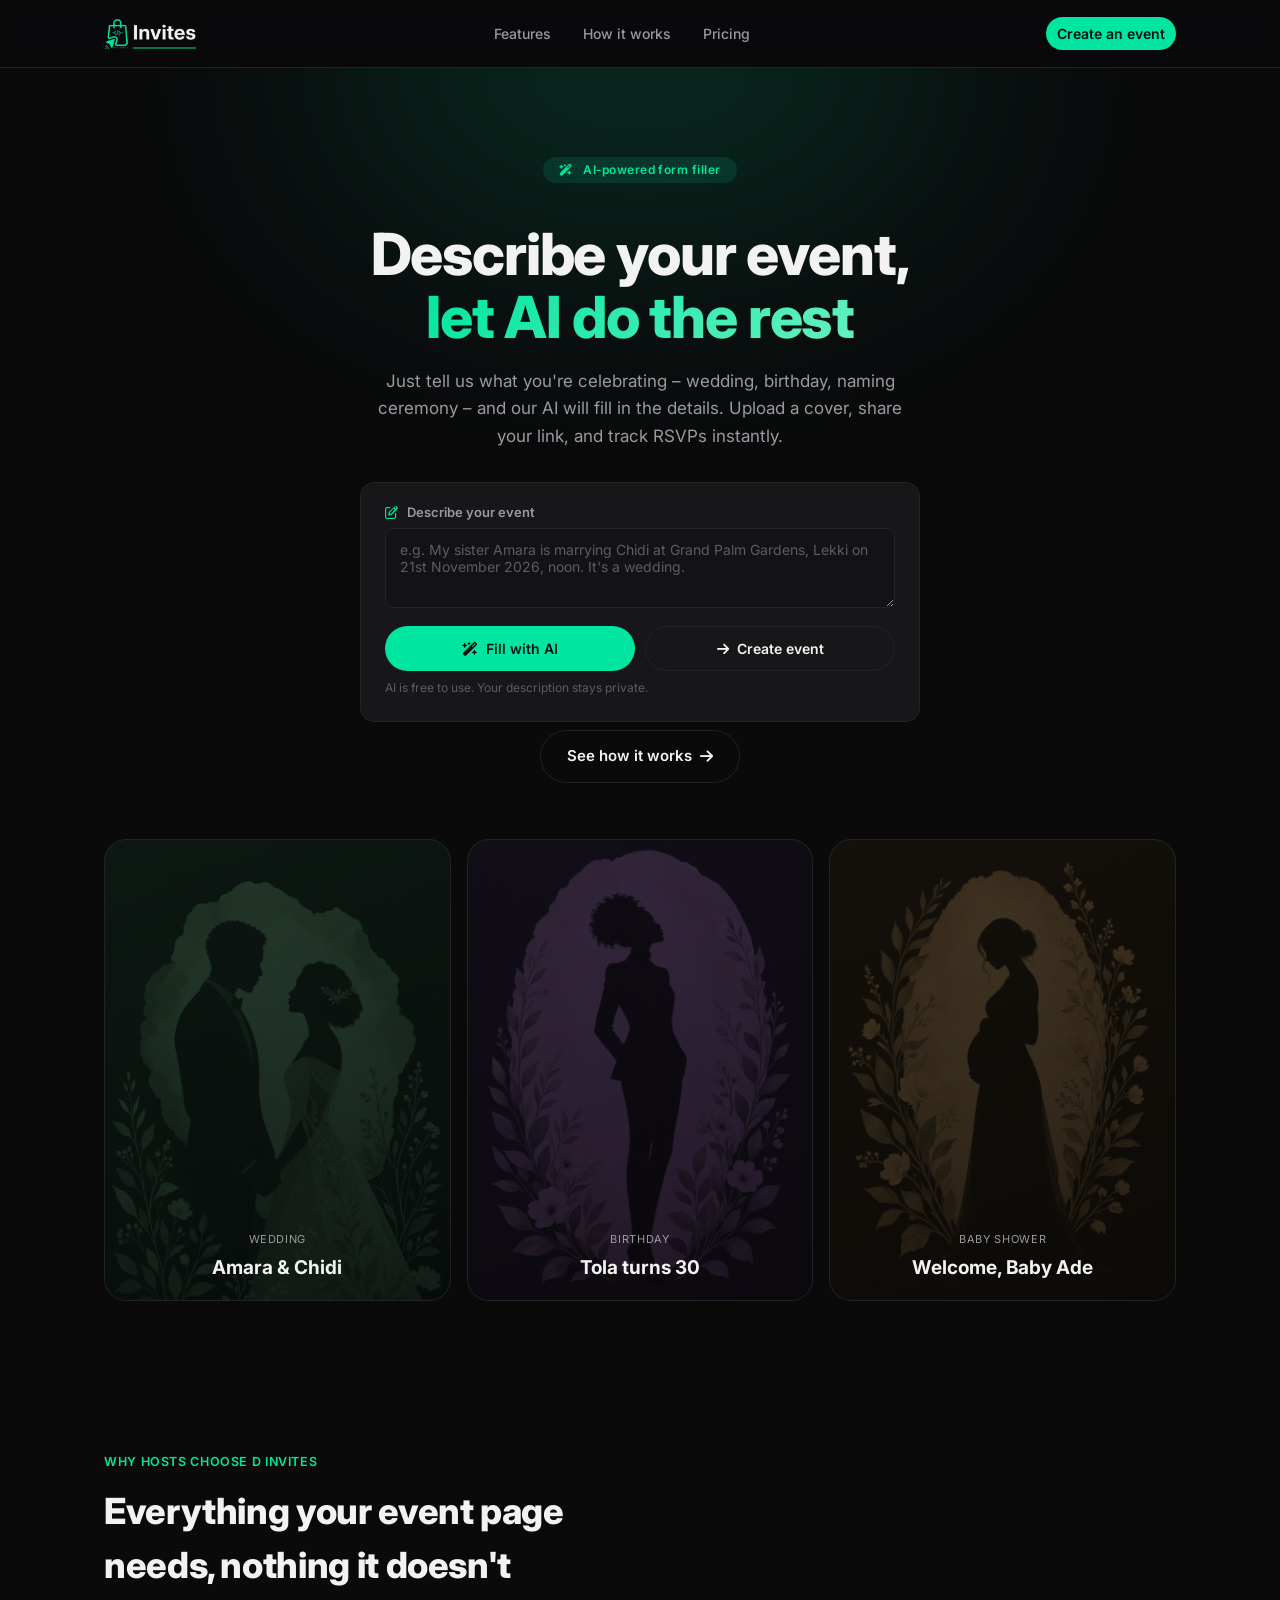
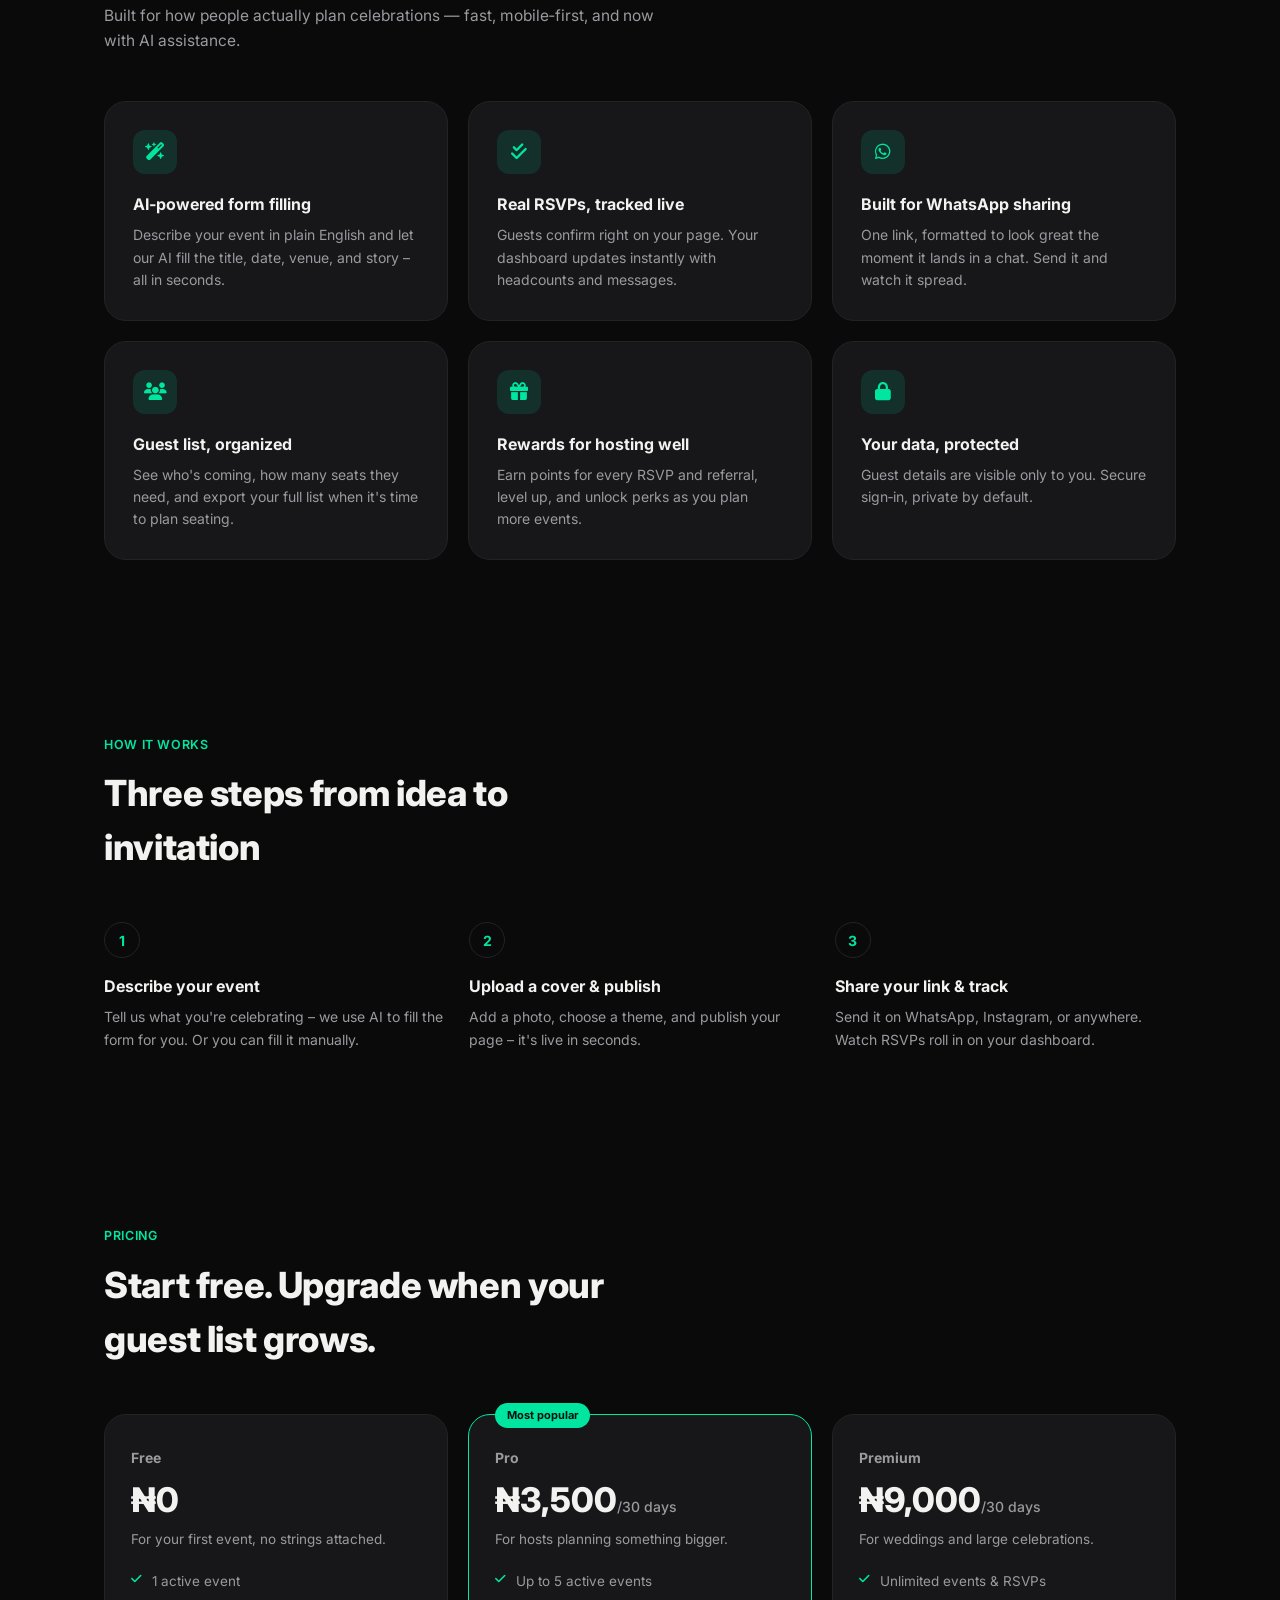
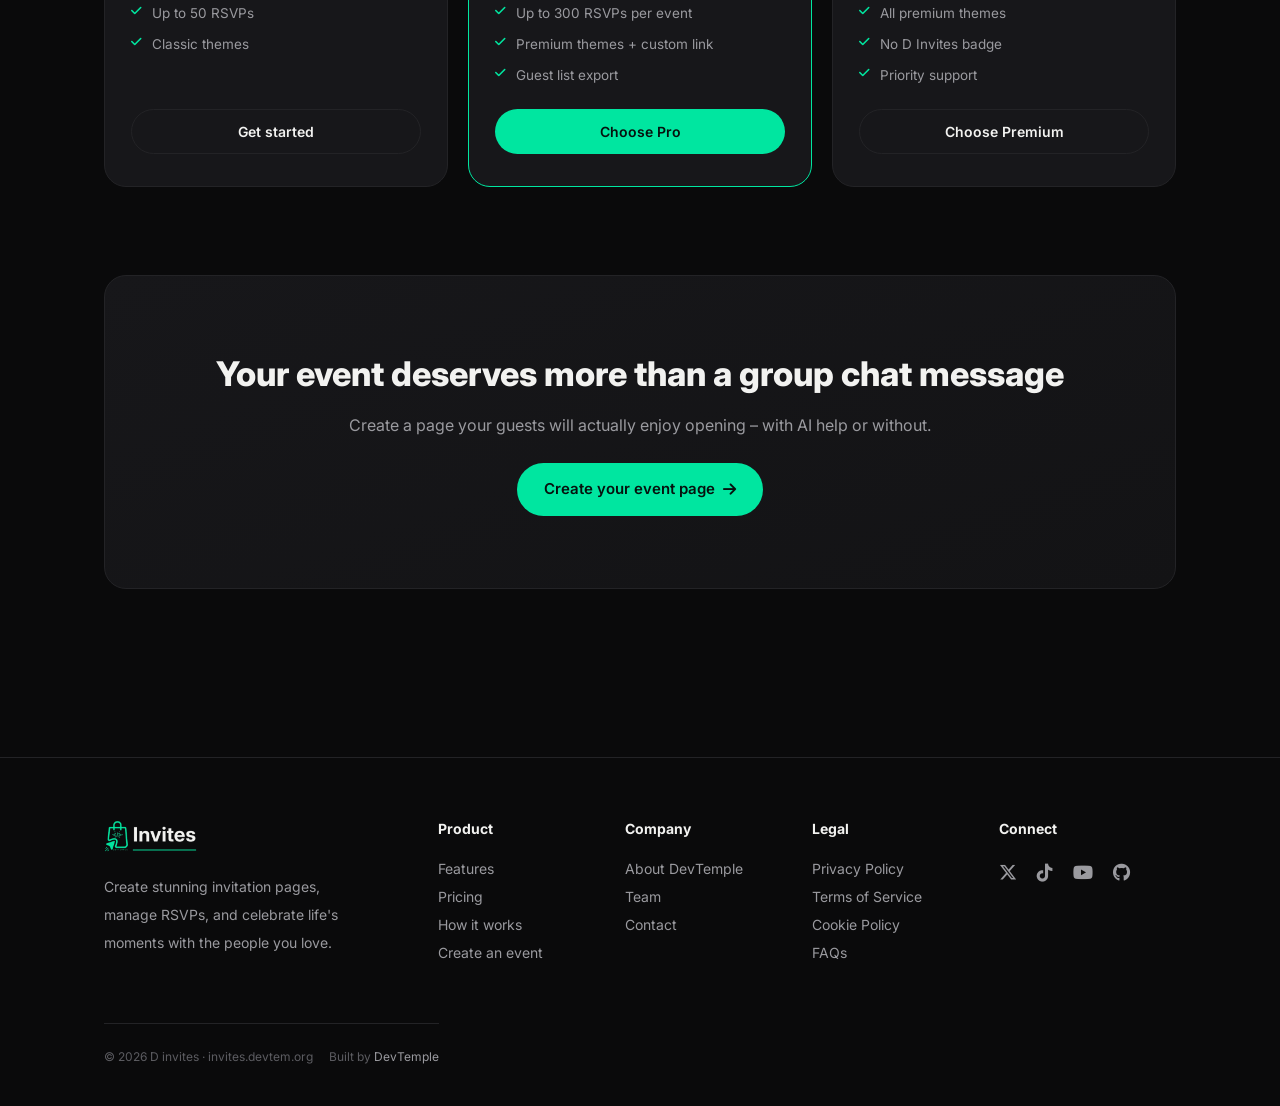
<file: index.html>
<!DOCTYPE html>
<html lang="en">
<head>
    <meta charset="UTF-8">
    <meta name="viewport" content="width=device-width, initial-scale=1.0">

    <!-- ============ PRIMARY SEO ============ -->
    <title>D Invites — AI‑powered event pages in minutes</title>
    <meta name="description" content="Create a beautiful invitation page for your wedding, birthday, or celebration with AI assistance. Describe your event, let AI fill the form, upload a cover, and track RSVPs instantly.">
    <meta name="keywords" content="AI event invitations, AI invitation builder, wedding invitations, birthday invitations, digital invites, event pages, rsvp tracking, D invites, DevTemple">
    <meta name="author" content="DevTemple">
    <meta name="robots" content="index, follow">
    <meta name="language" content="English">
    <meta name="revisit-after" content="7 days">

    <!-- ============ OPEN GRAPH ============ -->
    <meta property="og:title" content="D Invites — AI‑powered event pages in minutes">
    <meta property="og:description" content="Create a stunning invitation page with AI assistance. Describe your event, let AI fill the form, upload a cover, share a link, and track every RSVP — free to start.">
    <meta property="og:type" content="website">
    <meta property="og:url" content="https://invites.devtem.org">
    <meta property="og:site_name" content="D Invites">
    <meta property="og:image" content="https://invites.devtem.org/assets/img/mobile-screen.jpg">
    <meta property="og:image:width" content="1200">
    <meta property="og:image:height" content="630">
    <meta property="og:image:alt" content="D Invites — AI‑powered event pages">
    <meta property="og:locale" content="en_NG">

    <!-- ============ TWITTER CARD ============ -->
    <meta name="twitter:card" content="summary_large_image">
    <meta name="twitter:title" content="D Invites — AI‑powered event pages in minutes">
    <meta name="twitter:description" content="Create a stunning invitation page with AI assistance. Describe your event, let AI fill the form, upload a cover, share a link, and track every RSVP — free to start.">
    <meta name="twitter:image" content="https://invites.devtem.org/assets/img/mobile-screen.jpg">
    <meta name="twitter:site" content="@DevtempT12979">
    <meta name="twitter:creator" content="@DevtempT12979">

    <!-- ============ MOBILE & THEME ============ -->
    <meta name="theme-color" content="#00E6A0">
    <meta name="apple-mobile-web-app-capable" content="yes">
    <meta name="apple-mobile-web-app-status-bar-style" content="black-translucent">
    <meta name="mobile-web-app-capable" content="yes">

    <!-- ============ CANONICAL ============ -->
    <link rel="canonical" href="https://invites.devtem.org">

    <!-- ============ FAVICON ============ -->
    <link rel="icon" type="image/png" href="/assets/img/icon.png">
    <link rel="apple-touch-icon" href="/assets/img/icon.png">

    <!-- ============ FONTS & STYLES ============ -->
    <link rel="preconnect" href="https://fonts.googleapis.com">
    <link rel="preconnect" href="https://fonts.gstatic.com" crossorigin>
    <link href="https://fonts.googleapis.com/css2?family=Inter:opsz,wght@14..32,400;14..32,500;14..32,600;14..32,700;14..32,800&family=Fraunces:opsz,wght@9..144,300;9..144,500;9..144,600&display=swap" rel="stylesheet">
    <link rel="stylesheet" href="https://cdnjs.cloudflare.com/ajax/libs/font-awesome/6.5.2/css/all.min.css">
    <link rel="stylesheet" href="assets/css/global.css">

    <!-- ============ JSON‑LD ============ -->
    <script type="application/ld+json">
        {
            "@context": "https://schema.org",
            "@type": "WebSite",
            "name": "D Invites",
            "url": "https://invites.devtem.org",
            "description": "Create beautiful event invitation pages with AI assistance. Describe your event, let AI fill the form, upload a cover, share a link, and track RSVPs instantly.",
            "potentialAction": {
                "@type": "SearchAction",
                "target": "https://invites.devtem.org/search?q={search_term_string}",
                "query-input": "required name=search_term_string"
            }
        }
    </script>

    <script type="application/ld+json">
        {
            "@context": "https://schema.org",
            "@type": "Organization",
            "name": "D Invites",
            "url": "https://invites.devtem.org",
            "logo": "https://invites.devtem.org/assets/img/logo.png",
            "description": "D Invites helps you create stunning event invitation pages with AI, track RSVPs in real time, and manage your guest list.",
            "foundingDate": "2026",
            "sameAs": [
                "https://x.com/DevtempT12979",
                "https://tiktok.com/@devtem.org",
                "https://www.youtube.com/@devtem_org",
                "https://github.com/fscss-ttr"
            ],
            "contactPoint": {
                "@type": "ContactPoint",
                "email": "support.d-invite@devtem.org",
                "contactType": "Customer Support",
                "availableLanguage": ["English"]
            }
        }
    </script>

    <style>
        /* ---------- Page-only styles ---------- */
        .hero {
            padding: 60px 0 40px;
            text-align: center;
            position: relative;
            overflow: hidden;
        }
        .hero::before {
            content: '';
            position: absolute;
            top: -120px;
            left: 50%;
            transform: translateX(-50%);
            width: 640px;
            height: 360px;
            background: var(--accent);
            opacity: .10;
            filter: blur(120px);
            border-radius: 50%;
            pointer-events: none;
        }
        .hero-inner {
            position: relative;
            z-index: 1;
        }

        .hero h1 {
            font-size: clamp(34px, 5.5vw, 54px);
            font-weight: 800;
            letter-spacing: -0.02em;
            line-height: 1.08;
            max-width: 820px;
            margin: 0 auto 12px;
        }
        .hero h1 .accent {
            color: var(--accent);
            background: linear-gradient(135deg, var(--accent), #66f0c0);
            -webkit-background-clip: text;
            -webkit-text-fill-color: transparent;
            background-clip: text;
        }
        .hero .subhead {
            font-size: 17px;
            color: var(--text-secondary);
            max-width: 560px;
            margin: 0 auto 24px;
            line-height: 1.6;
        }
        .hero .ai-badge {
            display: inline-block;
            background: var(--accent-soft);
            color: var(--accent);
            font-weight: 600;
            font-size: 12px;
            padding: 4px 16px;
            border-radius: 99px;
            margin-bottom: 18px;
            letter-spacing: 0.04em;
        }
        .hero .ai-badge i {
            margin-right: 6px;
        }

        /* AI description box */
        .ai-form-box {
            max-width: 560px;
            margin: 32px auto 0;
            background: var(--bg-card);
            border: 1.5px solid var(--border);
            border-radius: var(--radius-md);
            padding: 20px 24px 24px;
            text-align: left;
            transition: border-color 0.2s;
        }
        .ai-form-box:hover {
            border-color: var(--accent);
        }
        .ai-form-box label {
            display: block;
            font-size: 13px;
            font-weight: 600;
            color: var(--text-secondary);
            margin-bottom: 6px;
        }
        .ai-form-box label i {
            color: var(--accent);
            margin-right: 6px;
        }
        .ai-form-box textarea {
            width: 100%;
            padding: 12px 14px;
            border: 1px solid var(--border);
            border-radius: var(--radius-sm);
            background: var(--bg-elevated);
            color: var(--text);
            font-family: inherit;
            font-size: 14px;
            resize: vertical;
            min-height: 80px;
            transition: border-color 0.15s;
        }
        .ai-form-box textarea:focus {
            outline: none;
            border-color: var(--accent);
            box-shadow: 0 0 0 4px var(--accent-soft);
        }
        .ai-form-box textarea::placeholder {
            color: var(--text-muted);
        }
        .ai-form-box .actions {
            display: flex;
            gap: 10px;
            margin-top: 12px;
            flex-wrap: wrap;
        }
        .ai-form-box .actions .btn {
            flex: 1;
            justify-content: center;
        }

        .hero-cta {
            display: flex;
            gap: 12px;
            justify-content: center;
            flex-wrap: wrap;
            margin-top: 8px;
        }

        .preview-row {
            display: grid;
            grid-template-columns: repeat(3, 1fr);
            gap: 16px;
            margin-top: 48px;
        }
        .preview-card {
            aspect-ratio: 3/4;
            border-radius: var(--radius-lg);
            overflow: hidden;
            position: relative;
            display: flex;
            flex-direction: column;
            justify-content: flex-end;
            padding: 18px;
            background: var(--bg-card);
            border: 1px solid var(--border);
        }
        .preview-card img {
            position: absolute;
            inset: 0;
            width: 100%;
            height: 100%;
            object-fit: cover;
            opacity: 0.6;
            mix-blend-mode: overlay;
        }
        .preview-card .tag {
            font-size: 11px;
            color: var(--text-secondary);
            margin-bottom: 4px;
            text-transform: uppercase;
            letter-spacing: .06em;
            position: relative;
            z-index: 1;
        }
        .preview-card .name {
            font-size: 19px;
            font-weight: 700;
            position: relative;
            z-index: 1;
        }

        @media (max-width:720px) {
            .preview-row {
                grid-template-columns: 1fr;
            }
            .ai-form-box .actions .btn {
                flex: auto;
                width: 100%;
            }
        }
        
          
        /* ---------- Page-only styles (landing) ---------- */
        .hero {
            padding: 88px 0 64px;
            text-align: center;
            position: relative;
            overflow: hidden;
        }
        .hero::before {
            content: '';
            position: absolute;
            top: -180px;
            left: 50%;
            transform: translateX(-50%);
            width: 640px;
            height: 360px;
            background: var(--accent);
            opacity: .14;
            filter: blur(120px);
            border-radius: 50%;
            pointer-events: none;
        }
        .hero-inner {
            position: relative;
            z-index: 1;
        }

        .hero h1 {
            font-size: clamp(34px, 6vw, 58px);
            font-weight: 800;
            letter-spacing: -.02em;
            line-height: 1.08;
            max-width: 820px;
            margin: 22px auto 20px;
        }
        .hero h1 .accent {
            color: var(--accent);
        }
        .hero p.lede {
            font-size: 17px;
            color: var(--text-secondary);
            max-width: 520px;
            margin: 0 auto 34px;
            line-height: 1.6;
        }
        .hero-cta {
            display: flex;
            gap: 12px;
            justify-content: center;
            flex-wrap: wrap;
        }

        .hero-input-row {
            max-width: 460px;
            margin: 36px auto 0;
            display: flex;
            gap: 8px;
            background: var(--bg-card);
            border: 1px solid var(--border);
            border-radius: var(--radius-pill);
            padding: 6px;
            align-items: center;
        }
        .hero-input-row input {
            border: none;
            background: transparent;
            padding: 10px 14px;
            flex: 1;
        }
        .hero-input-row input:focus {
            box-shadow: none;
        }
        .hero-input-row .btn {
            flex-shrink: 0;
        }
        .hero-hint {
            font-size: 12.5px;
            color: var(--text-muted);
            margin-top: 12px;
        }

        /* Preview card grid under hero */
        .preview-row {
            display: grid;
            grid-template-columns: repeat(3, 1fr);
            gap: 16px;
            margin-top: 56px;
        }
        .preview-card {
            aspect-ratio: 3/4;
            border-radius: var(--radius-lg);
            overflow: hidden;
            position: relative;
            display: flex;
            flex-direction: column;
            justify-content: flex-end;
            padding: 18px;
        }
        .preview-card.p1 {
            background: linear-gradient(160deg, #1a2b24, #0d1512);
        }
        .preview-card.p2 {
            background: linear-gradient(160deg, #221a2b, #150f1a);
        }
        .preview-card.p3 {
            background: linear-gradient(160deg, #2b2318, #1a150e);
        }
        .preview-card .tag {
            font-size: 11px;
            color: var(--text-secondary);
            margin-bottom: 6px;
            text-transform: uppercase;
            letter-spacing: .06em;
        }
        .preview-card .name {
            font-size: 19px;
            font-weight: 700;
        }
        @media (max-width:720px) {
            .preview-row {
                grid-template-columns: 1fr;
            }
        }

        /* ---------- Logo strip ---------- */
        .strip {
            padding: 48px 0;
            border-top: 1px solid var(--border);
            border-bottom: 1px solid var(--border);
        }
        .strip p {
            text-align: center;
            font-size: 12px;
            letter-spacing: .08em;
            text-transform: uppercase;
            color: var(--text-muted);
            margin-bottom: 22px;
        }
        .strip-row {
            display: flex;
            justify-content: center;
            gap: 44px;
            flex-wrap: wrap;
            color: var(--text-secondary);
            font-size: 14px;
            font-weight: 600;
        }

        /* ---------- Features ---------- */
        .section {
            padding: 88px 0;
        }
        .section-head {
            max-width: 560px;
            margin-bottom: 48px;
        }
        .eyebrow {
            font-size: 12.5px;
            font-weight: 600;
            color: var(--accent);
            letter-spacing: .05em;
            text-transform: uppercase;
            margin-bottom: 12px;
        }
        .section-head h2 {
            font-size: clamp(26px, 4vw, 36px);
            font-weight: 800;
            letter-spacing: -.01em;
            margin-bottom: 12px;
        }
        .section-head p {
            color: var(--text-secondary);
            font-size: 15.5px;
            line-height: 1.6;
        }

        .feature-grid {
            display: grid;
            grid-template-columns: repeat(3, 1fr);
            gap: 20px;
        }
        .feature-card {
            padding: 28px;
        }
        .feature-icon {
            width: 44px;
            height: 44px;
            border-radius: 12px;
            background: var(--accent-soft);
            display: flex;
            align-items: center;
            justify-content: center;
            color: var(--accent);
            font-size: 18px;
            margin-bottom: 18px;
        }
        .feature-card h3 {
            font-size: 16px;
            font-weight: 700;
            margin-bottom: 8px;
        }
        .feature-card p {
            font-size: 14px;
            color: var(--text-secondary);
            line-height: 1.6;
        }
        @media (max-width:860px) {
            .feature-grid {
                grid-template-columns: 1fr;
            }
        }

        /* ---------- How it works ---------- */
        .steps {
            display: grid;
            grid-template-columns: repeat(3, 1fr);
            gap: 24px;
            counter-reset: step;
        }
        .step {
            position: relative;
            padding-left: 0;
        }
        .step-num {
            display: inline-flex;
            align-items: center;
            justify-content: center;
            width: 36px;
            height: 36px;
            border-radius: 50%;
            border: 1px solid var(--border);
            font-weight: 700;
            font-size: 14px;
            margin-bottom: 16px;
            color: var(--accent);
        }
        .step h3 {
            font-size: 16px;
            font-weight: 700;
            margin-bottom: 8px;
        }
        .step p {
            font-size: 14px;
            color: var(--text-secondary);
            line-height: 1.6;
        }
        @media (max-width:860px) {
            .steps {
                grid-template-columns: 1fr;
            }
        }

        /* ---------- Pricing ---------- */
        .pricing-grid {
            display: grid;
            grid-template-columns: repeat(3, 1fr);
            gap: 20px;
            align-items: stretch;
        }
        .price-card {
            padding: 32px 26px;
            display: flex;
            flex-direction: column;
        }
        .price-card.featured {
            border-color: var(--accent);
            position: relative;
        }
        .price-card.featured::before {
            content: 'Most popular';
            position: absolute;
            top: -12px;
            left: 26px;
            background: var(--accent);
            color: var(--accent-text);
            font-size: 11px;
            font-weight: 700;
            padding: 4px 12px;
            border-radius: var(--radius-pill);
        }
        .price-card .tier {
            font-size: 14px;
            font-weight: 700;
            color: var(--text-secondary);
            margin-bottom: 6px;
        }
        .price-card .amount {
            font-size: 34px;
            font-weight: 800;
            margin-bottom: 4px;
        }
        .price-card .amount span {
            font-size: 14px;
            font-weight: 500;
            color: var(--text-secondary);
        }
        .price-card .desc {
            font-size: 13.5px;
            color: var(--text-secondary);
            margin-bottom: 22px;
        }
        .price-list {
            display: flex;
            flex-direction: column;
            gap: 11px;
            margin-bottom: 24px;
            flex: 1;
        }
        .price-list li {
            display: flex;
            gap: 10px;
            font-size: 13.5px;
            color: var(--text-secondary);
            align-items: flex-start;
        }
        .price-list i {
            color: var(--accent);
            margin-top: 2px;
            font-size: 12px;
        }
        @media (max-width:860px) {
            .pricing-grid {
                grid-template-columns: 1fr;
            }
        }

        /* ---------- Final CTA ---------- */
        .cta-band {
            text-align: center;
            padding: 72px 40px;
            border-radius: var(--radius-lg);
            background: linear-gradient(160deg, var(--bg-card), var(--bg-elevated));
            border: 1px solid var(--border);
        }
        .cta-band h2 {
            font-size: clamp(24px, 4vw, 34px);
            font-weight: 800;
            margin-bottom: 14px;
        }
        .cta-band p {
            color: var(--text-secondary);
            margin-bottom: 26px;
        }
    </style>
</head>
<body>

    <!-- ============ NAV ============ -->
    <header class="site-nav">
        <div class="container">
            <a href="/" class="nav-brand">
                <img src="/assets/img/logo.png" alt="D Invites – event pages platform" height="35">
            </a>
            <nav class="nav-links" aria-label="Main navigation">
                <a href="#features">Features</a>
                <a href="#how">How it works</a>
                <a href="#pricing">Pricing</a>
            </nav>
            <div class="nav-actions">
                <a href="/dashboard" class="btn btn-primary">Create an event</a>
                <button class="nav-menu-btn" id="nav-menu-btn" aria-label="Menu" aria-expanded="false">
                    <i class="fas fa-regular fa-bars"></i>
                </button>
            </div>
        </div>
        <div class="nav-drawer" id="nav-drawer">
            <a href="#features">Features</a>
            <a href="#how">How it works</a>
            <a href="#pricing">Pricing</a>
            <a href="/dashboard">Log in</a>
            <a href="/dashboard">Create an event</a>
        </div>
    </header>

    <!-- ============ HERO ============ -->
    <section class="hero" aria-labelledby="hero-title">
        <div class="container hero-inner">
            <div class="ai-badge"><i class="fas fa-regular fa-wand-magic-sparkles"></i> AI‑powered form filler</div>
            <h1 id="hero-title">Describe your event, <br><span class="accent">let AI do the rest</span></h1>
            <p class="subhead">Just tell us what you're celebrating – wedding, birthday, naming ceremony – and our AI will fill in the details. Upload a cover, share your link, and track RSVPs instantly.</p>

            <!-- AI Description Box -->
            <div class="ai-form-box">
                <label for="ai-description"><i class="fa-regular fa-pen-to-square"></i> Describe your event</label>
                <textarea id="ai-description" placeholder="e.g. My sister Amara is marrying Chidi at Grand Palm Gardens, Lekki on 21st November 2026, noon. It's a wedding."></textarea>
                <div class="actions">
                    <a href="/dashboard" class="btn btn-primary" id="fill-with-ai"><i class="fas fa-regular fa-wand-magic-sparkles"></i> Fill with AI</a>
                    <a href="/dashboard" class="btn btn-ghost"><i class="fas fa-regular fa-arrow-right"></i> Create event</a>
                </div>
                <p style="font-size:12px; color:var(--text-muted); margin-top:8px;">AI is free to use. Your description stays private.</p>
            </div>

            <div class="hero-cta">
                <a href="#how" class="btn btn-ghost btn-lg">See how it works <i class="fa-solid fa-arrow-right" aria-hidden="true"></i></a>
            </div>

            <!-- Preview -->
            <div class="preview-row">
                <div class="preview-card p1">
                    <img src="/assets/img/wedding.jpg" alt="Wedding invitation preview" loading="lazy" decoding="async">
                    <div class="tag">Wedding</div>
                    <div class="name">Amara &amp; Chidi</div>
                </div>
                <div class="preview-card p2">
                    <img src="/assets/img/birthday.jpg" alt="Birthday invitation preview" loading="lazy" decoding="async">
                    <div class="tag">Birthday</div>
                    <div class="name">Tola turns 30</div>
                </div>
                <div class="preview-card p3">
                    <img src="/assets/img/baby.jpg" alt="Baby shower invitation preview" loading="lazy" decoding="async">
                    <div class="tag">Baby Shower</div>
                    <div class="name">Welcome, Baby Ade</div>
                </div>
            </div>
        </div>
    </section>

    <!-- ============ FEATURES ============ -->
    <section class="section" id="features" aria-labelledby="features-title">
        <div class="container">
            <div class="section-head">
                <div class="eyebrow">Why hosts choose D Invites</div>
                <h2 id="features-title">Everything your event page needs, nothing it doesn't</h2>
                <p>Built for how people actually plan celebrations — fast, mobile‑first, and now with AI assistance.</p>
            </div>

            <div class="feature-grid">
                <div class="card feature-card">
                    <div class="feature-icon"><i class="fas fa-regular fa-wand-magic-sparkles" aria-hidden="true"></i></div>
                    <h3>AI‑powered form filling</h3>
                    <p>Describe your event in plain English and let our AI fill the title, date, venue, and story – all in seconds.</p>
                </div>
                <div class="card feature-card">
                    <div class="feature-icon"><i class="fa-solid fa-check-double" aria-hidden="true"></i></div>
                    <h3>Real RSVPs, tracked live</h3>
                    <p>Guests confirm right on your page. Your dashboard updates instantly with headcounts and messages.</p>
                </div>
                <div class="card feature-card">
                    <div class="feature-icon"><i class="fa-brands fa-whatsapp" aria-hidden="true"></i></div>
                    <h3>Built for WhatsApp sharing</h3>
                    <p>One link, formatted to look great the moment it lands in a chat. Send it and watch it spread.</p>
                </div>
                <div class="card feature-card">
                    <div class="feature-icon"><i class="fa-solid fa-users" aria-hidden="true"></i></div>
                    <h3>Guest list, organized</h3>
                    <p>See who's coming, how many seats they need, and export your full list when it's time to plan seating.</p>
                </div>
                <div class="card feature-card">
                    <div class="feature-icon"><i class="fa-solid fa-gift" aria-hidden="true"></i></div>
                    <h3>Rewards for hosting well</h3>
                    <p>Earn points for every RSVP and referral, level up, and unlock perks as you plan more events.</p>
                </div>
                <div class="card feature-card">
                    <div class="feature-icon"><i class="fa-solid fa-lock" aria-hidden="true"></i></div>
                    <h3>Your data, protected</h3>
                    <p>Guest details are visible only to you. Secure sign‑in, private by default.</p>
                </div>
            </div>
        </div>
    </section>

    <!-- ============ HOW IT WORKS ============ -->
    <section class="section" id="how" aria-labelledby="how-title">
        <div class="container">
            <div class="section-head">
                <div class="eyebrow">How it works</div>
                <h2 id="how-title">Three steps from idea to invitation</h2>
            </div>

            <div class="steps">
                <div class="step">
                    <div class="step-num" aria-hidden="true">1</div>
                    <h3>Describe your event</h3>
                    <p>Tell us what you're celebrating – we use AI to fill the form for you. Or you can fill it manually.</p>
                </div>
                <div class="step">
                    <div class="step-num" aria-hidden="true">2</div>
                    <h3>Upload a cover &amp; publish</h3>
                    <p>Add a photo, choose a theme, and publish your page – it's live in seconds.</p>
                </div>
                <div class="step">
                    <div class="step-num" aria-hidden="true">3</div>
                    <h3>Share your link &amp; track</h3>
                    <p>Send it on WhatsApp, Instagram, or anywhere. Watch RSVPs roll in on your dashboard.</p>
                </div>
            </div>
        </div>
    </section>

    <!-- ============ PRICING ============ -->
    <section class="section" id="pricing" aria-labelledby="pricing-title">
        <div class="container">
            <div class="section-head">
                <div class="eyebrow">Pricing</div>
                <h2 id="pricing-title">Start free. Upgrade when your guest list grows.</h2>
            </div>

            <div class="pricing-grid">
                <div class="card price-card">
                    <div class="tier">Free</div>
                    <div class="amount">&#8358;0</div>
                    <p class="desc">For your first event, no strings attached.</p>
                    <ul class="price-list">
                        <li><i class="fa-solid fa-check" aria-hidden="true"></i> 1 active event</li>
                        <li><i class="fa-solid fa-check" aria-hidden="true"></i> Up to 50 RSVPs</li>
                        <li><i class="fa-solid fa-check" aria-hidden="true"></i> Classic themes</li>
                    </ul>
                    <a href="/dashboard" class="btn btn-ghost btn-block">Get started</a>
                </div>

                <div class="card price-card featured">
                    <div class="tier">Pro</div>
                    <div class="amount">&#8358;3,500<span>/30 days</span></div>
                    <p class="desc">For hosts planning something bigger.</p>
                    <ul class="price-list">
                        <li><i class="fa-solid fa-check" aria-hidden="true"></i> Up to 5 active events</li>
                        <li><i class="fa-solid fa-check" aria-hidden="true"></i> Up to 300 RSVPs per event</li>
                        <li><i class="fa-solid fa-check" aria-hidden="true"></i> Premium themes + custom link</li>
                        <li><i class="fa-solid fa-check" aria-hidden="true"></i> Guest list export</li>
                    </ul>
                    <a href="/dashboard" class="btn btn-primary btn-block">Choose Pro</a>
                </div>

                <div class="card price-card">
                    <div class="tier">Premium</div>
                    <div class="amount">&#8358;9,000<span>/30 days</span></div>
                    <p class="desc">For weddings and large celebrations.</p>
                    <ul class="price-list">
                        <li><i class="fa-solid fa-check" aria-hidden="true"></i> Unlimited events &amp; RSVPs</li>
                        <li><i class="fa-solid fa-check" aria-hidden="true"></i> All premium themes</li>
                        <li><i class="fa-solid fa-check" aria-hidden="true"></i> No D Invites badge</li>
                        <li><i class="fa-solid fa-check" aria-hidden="true"></i> Priority support</li>
                    </ul>
                    <a href="/dashboard" class="btn btn-ghost btn-block">Choose Premium</a>
                </div>
            </div>
        </div>
    </section>

    <!-- ============ FINAL CTA ============ -->
    <section class="section" style="padding-top:0;" aria-labelledby="cta-title">
        <div class="container">
            <div class="cta-band">
                <h2 id="cta-title">Your event deserves more than a group chat message</h2>
                <p>Create a page your guests will actually enjoy opening – with AI help or without.</p>
                <a href="/dashboard" class="btn btn-primary btn-lg">Create your event page <i class="fa-solid fa-arrow-right" aria-hidden="true"></i></a>
            </div>
        </div>
    </section>

    <!-- ============ FOOTER ============ -->
    <footer class="site-footer">
        <div class="container">
            <div class="footer-grid">
                <!-- Col 1: Brand -->
                <div class="footer-col">
                    <a href="/" class="nav-brand" style="margin-bottom:12px; display:inline-flex;">
                        <img src="/assets/img/logo.png" alt="DevTemple Invites logo" height="35">
                    </a>
                    <p class="footer-brand-tagline">
                        Create stunning invitation pages, manage RSVPs, and celebrate life's moments with the people you love.
                    </p>
                </div>
                
                <!-- Col 2: Product -->
                <div class="footer-col">
                    <h4>Product</h4>
                    <a href="/#features">Features</a>
                    <a href="/#pricing">Pricing</a>
                    <a href="/#how">How it works</a>
                    <a href="/dashboard">Create an event</a>
                </div>
                
                <!-- Col 3: Company -->
                <div class="footer-col">
                    <h4>Company</h4>
                    <a href="https://devtem.org">About DevTemple</a>
                    <a href="https://devtem.org/#">Team</a>
                    <a href="https://devtem.org/contact#">Contact</a>
                </div>
                
                <!-- Col 4: Legal -->
                <div class="footer-col">
                    <h4>Legal</h4>
                    <a href="/privacy#">Privacy Policy</a>
                    <a href="/terms#">Terms of Service</a>
                    <a href="/cookie#">Cookie Policy</a>
                    <a href="/faq#">FAQs</a>
                </div>
                
                <!-- Col 5: Social -->
                <div class="footer-col">
                    <h4>Connect</h4>
                    <div class="footer-social">
                        <a href="https://x.com/DevtempT12979" aria-label="X"><i class="fa-brands fa-x-twitter"></i></a>
                        <a href="https://tiktok.com/@devtem.org" aria-label="Tiktok"><i class="fa-brands fa-tiktok"></i></a>
                        <a href="https://www.youtube.com/@devtem_org" aria-label="YouTube"><i class="fa-brands fa-youtube"></i></a>
                        <a href="https://github.com/fscss-ttr" aria-label="GitHub"><i class="fa-brands fa-github"></i></a>
                    </div>
                </div>
            </div>
            
            <!-- Bottom Bar -->
            <div class="footer-bottom">
                <div class="foot-meta">© 2026 D invites · invites.devtem.org</div>
                <div class="foot-meta">Built by <a href="https://devtem.org">DevTemple</a></div>
            </div>
        </div>
    </footer>

    <script src="assets/js/global.js"></script>
</body>
</html>
</file>
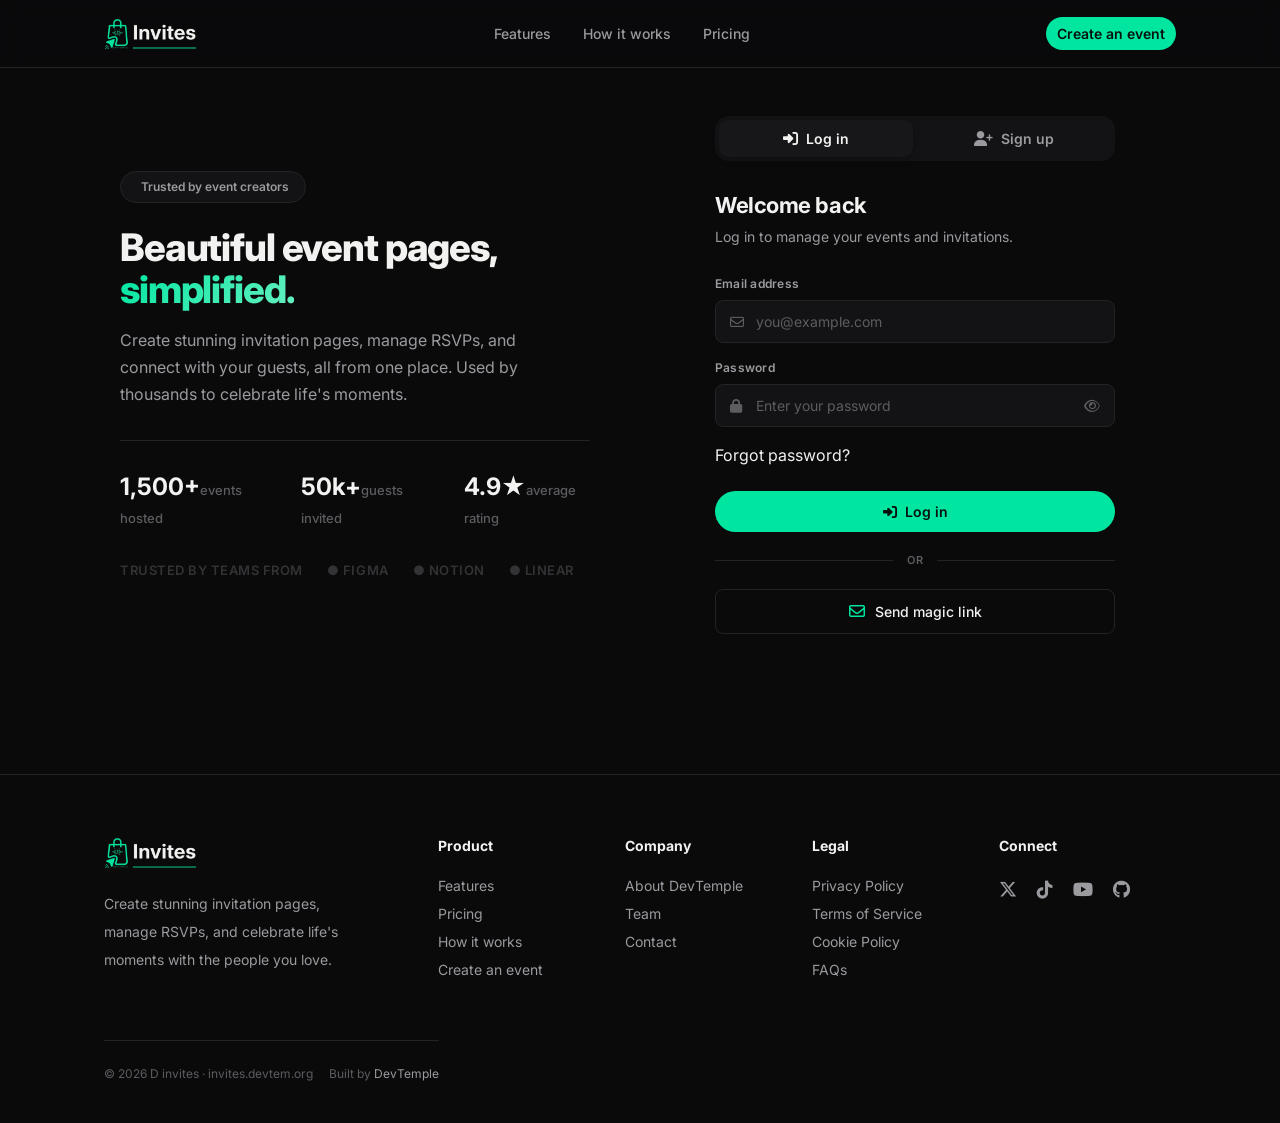
<file: auth.html>
<!DOCTYPE html><html lang="en"><head><meta charset="UTF-8"><meta name="viewport" content="width=device-width,initial-scale=1"><title>D invites · Log in / Sign up</title><meta name="description" content="Log in to your D invites account or create a new one — beautiful event pages start here. By DevTemple."><meta name="keywords" content="D invites login, event platform sign up, rsvp login, invitation builder account, DevTemple login, event page dashboard, create invitations"><meta name="author" content="DevTemple"><meta name="robots" content="index, follow"><meta name="language" content="English"><meta property="og:title" content="D invites — Log in / Sign up"><meta property="og:description" content="Log in to your D invites account or create a new one to start creating beautiful event pages. By DevTemple."><meta property="og:type" content="website"><meta property="og:url" content="https://invites.devtem.org/auth"><meta property="og:site_name" content="D invites"><meta property="og:image" content="https://invites.devtem.org/assets/img/mobile-screen.jpg"><meta property="og:image:width" content="1200"><meta property="og:image:height" content="630"><meta property="og:image:alt" content="D invites — Log in / Sign up"><meta property="og:locale" content="en_NG"><meta name="twitter:card" content="summary_large_image"><meta name="twitter:title" content="D invites — Log in / Sign up"><meta name="twitter:description" content="Log in to your D invites account or create a new one to start creating beautiful event pages. By DevTemple."><meta name="twitter:image" content="https://invites.devtem.org/assets/img/mobile-screen.jpg"><meta name="twitter:site" content="@DevtempT12979"><meta name="twitter:creator" content="@DevtempT12979"><meta name="theme-color" content="#00E6A0"><meta name="apple-mobile-web-app-capable" content="yes"><meta name="apple-mobile-web-app-status-bar-style" content="black-translucent"><meta name="mobile-web-app-capable" content="yes"><link rel="canonical" href="https://invites.devtem.org/auth"><link rel="icon" type="image/png" href="/assets/img/icon.png"><link rel="apple-touch-icon" href="/assets/img/icon.png"><link rel="preconnect" href="https://fonts.googleapis.com"><link rel="preconnect" href="https://fonts.gstatic.com" crossorigin><link href="https://fonts.googleapis.com/css2?family=Inter:opsz,wght@14..32,400;14..32,500;14..32,600;14..32,700;14..32,800&display=swap" rel="stylesheet"><link rel="stylesheet" href="https://cdnjs.cloudflare.com/ajax/libs/font-awesome/6.5.2/css/all.min.css"><link rel="stylesheet" href="assets/css/global.css"><script type="application/ld+json">{
            "@context": "https://schema.org",
            "@type": "WebSite",
            "name": "D invites",
            "url": "https://invites.devtem.org",
            "description": "Create beautiful event invitation pages, manage RSVPs, and celebrate life's moments with the people you love.",
            "potentialAction": {
                "@type": "SearchAction",
                "target": "https://invites.devtem.org/search?q={search_term_string}",
                "query-input": "required name=search_term_string"
            }
        }</script><script type="application/ld+json">{
            "@context": "https://schema.org",
            "@type": "Organization",
            "name": "D invites",
            "url": "https://invites.devtem.org",
            "logo": "https://invites.devtem.org/assets/img/logo.png",
            "description": "D invites helps you create stunning event invitation pages, track RSVPs in real time, and manage your guest list — all in one place.",
            "foundingDate": "2026",
            "founder": {
                "@type": "Person",
                "name": "DevTemple Team"
            },
            "sameAs": [
                "https://x.com/DevtempT12979",
                "https://tiktok.com/@devtem.org",
                "https://www.youtube.com/@devtem_org",
                "https://github.com/fscss-ttr"
            ],
            "contactPoint": {
                "@type": "ContactPoint",
                "email": "support.d-invite@devtem.org",
                "contactType": "Customer Support",
                "availableLanguage": ["English"]
            }
        }</script><script type="application/ld+json">{
            "@context": "https://schema.org",
            "@type": "BreadcrumbList",
            "itemListElement": [
                {
                    "@type": "ListItem",
                    "position": 1,
                    "name": "Home",
                    "item": "https://invites.devtem.org"
                },
                {
                    "@type": "ListItem",
                    "position": 2,
                    "name": "Auth",
                    "item": "https://invites.devtem.org/auth"
                }
            ]
        }</script><script type="application/ld+json">{
            "@context": "https://schema.org",
            "@type": "Product",
            "name": "D invites Event Platform",
            "description": "Create beautiful event invitation pages, track RSVPs in real time, and manage your guest list with D invites.",
            "brand": {
                "@type": "Brand",
                "name": "D invites"
            },
            "offers": {
                "@type": "AggregateOffer",
                "priceCurrency": "NGN",
                "lowPrice": "0",
                "highPrice": "9000",
                "offerCount": "3",
                "availability": "https://schema.org/InStock",
                "url": "https://invites.devtem.org/#pricing"
            }
        }</script><style>.auth-section{min-height:calc(100vh - var(--nav-h) - 240px);display:flex;align-items:center;justify-content:center;padding:48px 0 60px}.auth-grid{display:grid;grid-template-columns:1fr 1fr;gap:60px;align-items:center;max-width:1040px;width:100%;margin:0 auto}.auth-left{padding-right:20px}.auth-left .badge{display:inline-flex;align-items:center;gap:8px;background:var(--bg-elevated);border:1px solid var(--border);padding:6px 16px 6px 12px;border-radius:var(--radius-pill);font-size:12px;font-weight:600;color:var(--text-secondary);margin-bottom:24px}.auth-left .badge .icon{font-size:14px;color:var(--accent)}.auth-left h1{font-size:38px;font-weight:800;letter-spacing:-.03em;line-height:1.1;margin-bottom:16px;color:var(--text)}.auth-left h1 .highlight{background:linear-gradient(135deg,var(--accent),#66f0c0);-webkit-background-clip:text;-webkit-text-fill-color:transparent;background-clip:text}.auth-left p{font-size:16px;color:var(--text-secondary);line-height:1.7;max-width:400px;margin-bottom:32px}.auth-stats{display:flex;gap:40px;border-top:1px solid var(--border);padding-top:28px}.auth-stats .stat .number{font-size:24px;font-weight:700;color:var(--text)}.auth-stats .stat .label{font-size:13px;color:var(--text-muted);font-weight:500}.auth-left .trust-logos{display:flex;align-items:center;gap:24px;margin-top:32px;flex-wrap:wrap}.auth-left .trust-logos .logo-placeholder{font-size:13px;font-weight:600;color:var(--text-muted);opacity:.5;letter-spacing:.04em;text-transform:uppercase}.auth-right{display:flex;justify-content:center}.auth-card{width:100%;max-width:400px}.auth-card .card-header{margin-bottom:28px}.auth-card .card-header h2{font-size:22px;font-weight:700;letter-spacing:-.02em;color:var(--text)}.auth-card .card-header p{font-size:14px;color:var(--text-secondary);margin-top:4px}.auth-tabs{display:grid;grid-template-columns:1fr 1fr;gap:4px;background:var(--bg-elevated);border-radius:var(--radius-md);padding:4px;margin-bottom:28px}.auth-tab{padding:10px 16px;border:none;border-radius:10px;background:0 0;font-family:inherit;font-size:14px;font-weight:600;color:var(--text-secondary);cursor:pointer;transition:all .2s;display:flex;align-items:center;justify-content:center;gap:8px}.auth-tab .icon{font-size:15px}.auth-tab.active{background:var(--bg-card);color:var(--text);box-shadow:0 2px 8px rgba(0,0,0,.2)}.auth-tab:hover:not(.active){color:var(--text)}.auth-form{display:none;animation:fadeUp .25s ease forwards}.auth-form.active{display:block}@keyframes fadeUp{from{opacity:0;transform:translateY(8px)}to{opacity:1;transform:translateY(0)}}.field .input-wrap .icon-left{color:var(--text-muted)}.field input{background:var(--bg-elevated)}.field input:focus{background:var(--bg-card)}.divider{display:flex;align-items:center;gap:14px;margin:20px 0}.divider::after,.divider::before{content:'';flex:1;height:1px;background:var(--border)}.divider span{font-size:11px;font-weight:600;text-transform:uppercase;letter-spacing:.06em;color:var(--text-muted)}.magic-btn{width:100%;padding:13px;border:1.5px solid var(--border);border-radius:var(--radius-sm);background:0 0;color:var(--text);font-family:inherit;font-size:14px;font-weight:500;cursor:pointer;transition:border-color .15s,background .15s;display:flex;align-items:center;justify-content:center;gap:10px}.magic-btn:hover{border-color:var(--accent);background:var(--accent-soft)}.magic-btn .icon{font-size:16px;color:var(--accent)}.success-state{display:none;text-align:center;padding:20px 0 10px}.success-state .icon{font-size:44px;color:var(--accent);margin-bottom:12px}.success-state h3{font-size:20px;font-weight:700;margin-bottom:4px}.success-state p{font-size:14px;color:var(--text-secondary)}@media (max-width:860px){.auth-grid{grid-template-columns:1fr;gap:40px}.auth-left{padding-right:0;text-align:center}.auth-left p{margin-left:auto;margin-right:auto}.auth-stats{justify-content:center}.auth-left .trust-logos{justify-content:center}.auth-card{max-width:440px;margin:0 auto}.auth-section{padding:32px 0 40px}}@media (max-width:480px){.auth-left h1{font-size:28px}.auth-stats{gap:24px;flex-wrap:wrap}.auth-card .card-header h2{font-size:20px}}</style></head><body><header class="site-nav"><div class="container"><a href="/" class="nav-brand"><img src="/assets/img/logo.png" alt="DevTemple Invites logo" height="35"></a><nav class="nav-links"><a href="/#features">Features</a><a href="/#how">How it works</a><a href="/#pricing">Pricing</a></nav><div class="nav-actions"><a href="/dashboard" class="btn btn-primary">Create an event</a><button class="nav-menu-btn" id="nav-menu-btn" aria-label="Menu" aria-expanded="false"><i class="fas fa-regular fa-bars"></i></button></div></div><div class="nav-drawer" id="nav-drawer"><a href="/#features">Features</a><a href="/#how">How it works</a><a href="/#pricing">Pricing</a><a href="/dashboard">Log in</a><a href="/dashboard">Create an event</a></div></header><section class="auth-section"><div class="container"><div class="auth-grid"><div class="auth-left"><div class="badge"><i class="icon fa-solid fa-sparkles"></i>Trusted by event creators</div><h1>Beautiful event pages,<br><span class="highlight">simplified.</span></h1><p>Create stunning invitation pages, manage RSVPs, and connect with your guests, all from one place. Used by thousands to celebrate life's moments.</p><div class="auth-stats"><div class="stat"><span class="number">1,500+</span><span class="label">events hosted</span></div><div class="stat"><span class="number">50k+</span><span class="label">guests invited</span></div><div class="stat"><span class="number">4.9★</span><span class="label">average rating</span></div></div><div class="trust-logos"><span class="logo-placeholder">Trusted by teams from</span><span class="logo-placeholder">● figma</span><span class="logo-placeholder">● notion</span><span class="logo-placeholder">● linear</span></div></div><div class="auth-right"><div class="auth-card"><div class="auth-tabs" id="authTabs"><button class="auth-tab active" data-tab="login"><i class="fas icon fa-regular fa-right-to-bracket"></i>Log in</button><button class="auth-tab" data-tab="signup"><i class="fas icon fa-regular fa-user-plus"></i>Sign up</button></div><div class="auth-form active" id="loginForm"><div class="card-header"><h2>Welcome back</h2><p>Log in to manage your events and invitations.</p></div><form id="loginFormElement" novalidate><div class="field"><label for="loginEmail">Email address</label><div class="input-wrap"><i class="icon-left fa-regular fa-envelope"></i><input id="loginEmail" type="email" placeholder="you@example.com" required></div></div><div class="field"><label for="loginPassword">Password</label><div class="input-wrap"><i class="icon-left fa-solid fa-lock"></i><input id="loginPassword" type="password" placeholder="Enter your password" required><i class="icon-right fa-regular fa-eye" id="toggleLoginPassword" aria-label="Toggle password visibility"></i></div></div><div class="options-row"><label class="hidden"><input type="checkbox" id="rememberMe" class=""> Remember me</label><a href="#" id="forgotLink">Forgot password?</a></div><br><button type="submit" class="btn btn-primary btn-block" id="loginSubmit"><i class="fas icon fa-regular fa-right-to-bracket"></i>Log in</button></form><div class="divider"><span>or</span></div><button class="magic-btn" id="loginMagicBtn"><i class="icon fa-regular fa-envelope"></i>Send magic link</button><div class="status-msg" id="loginStatus"></div></div><div class="auth-form" id="signupForm"><div class="card-header"><h2>Create your account</h2><p>Start creating beautiful events in minutes.</p></div><form id="signupFormElement" novalidate><div class="field"><label for="signupName">Full name</label><div class="input-wrap"><i class="icon-left fa-regular fa-user"></i><input id="signupName" type="text" placeholder="e.g. Funmi Adeyemi" required></div></div><div class="field"><label for="signupEmail">Email address</label><div class="input-wrap"><i class="icon-left fa-regular fa-envelope"></i><input id="signupEmail" type="email" placeholder="you@example.com" required></div></div><div class="field"><label for="signupPassword">Password</label><div class="input-wrap"><i class="icon-left fa-solid fa-lock"></i><input id="signupPassword" type="password" placeholder="Min 6 characters" required minlength="6"><i class="icon-right fa-regular fa-eye" id="toggleSignupPassword" aria-label="Toggle password visibility"></i></div></div><p class="" style="color:var(--muted);font-size:12px;margin-bottom:10px">By continuing, you confirm you are 18 or over and agree to our&nbsp;<a href="/privacy" style="color:var(--accent)">Privacy Policy</a>&nbsp;and&nbsp;<a href="/terms" style="color:var(--accent)">terms of Use</a>.</p><button type="submit" class="btn btn-primary btn-block" id="signupSubmit"><i class="fas icon fa-regular fa-user-plus"></i>Create account</button></form><div class="divider"><span>or</span></div><button class="magic-btn" id="signupMagicBtn"><i class="icon fa-regular fa-envelope"></i>Sign up with magic link</button><div class="status-msg" id="signupStatus"></div></div><div class="success-state" id="successState"><div class="icon"><i class="fa-regular fa-circle-check"></i></div><h3>You're in!</h3><p>Redirecting to your dashboard…</p></div></div></div></div></div></section><footer class="site-footer"><div class="container"><div class="footer-grid"><div class="footer-col"><a href="/" class="nav-brand" style="margin-bottom:12px;display:inline-flex"><img src="/assets/img/logo.png" alt="DevTemple Invites logo" height="35"></a><p class="footer-brand-tagline">Create stunning invitation pages, manage RSVPs, and celebrate life's moments with the people you love.</p></div><div class="footer-col"><h4>Product</h4><a href="/#features">Features</a><a href="/#pricing">Pricing</a><a href="/#how">How it works</a><a href="auth">Create an event</a></div><div class="footer-col"><h4>Company</h4><a href="https://devtem.org">About DevTemple</a><a href="https://devtem.org/#">Team</a><a href="https://devtem.org/contact#">Contact</a></div><div class="footer-col"><h4>Legal</h4><a href="privacy">Privacy Policy</a><a href="terms">Terms of Service</a><a href="cookie">Cookie Policy</a></div><div class="footer-col"><h4>Connect</h4><div class="footer-social"><a href="https://x.com/DevtempT12979" aria-label="X"><i class="fa-brands fa-x-twitter"></i></a><a href="https://tiktok.com/@devtem.org" aria-label="Tiktok"><i class="fa-brands fa-tiktok"></i></a><a href="https://www.youtube.com/@devtem_org" aria-label="YouTube"><i class="fa-brands fa-youtube"></i></a><a href="https://github.com/fscss-ttr" aria-label="GitHub"><i class="fa-brands fa-github"></i></a></div></div></div><div class="footer-bottom"><div class="foot-meta">© 2026 D invites · invites.devtem.org</div><div class="foot-meta">Built by<a href="https://devtem.org">DevTemple</a></div></div></div></footer><script src="/assets/js/global.js"></script><script type="module" src="/assets/js/e-auth.js"></script></body></html>
</file>
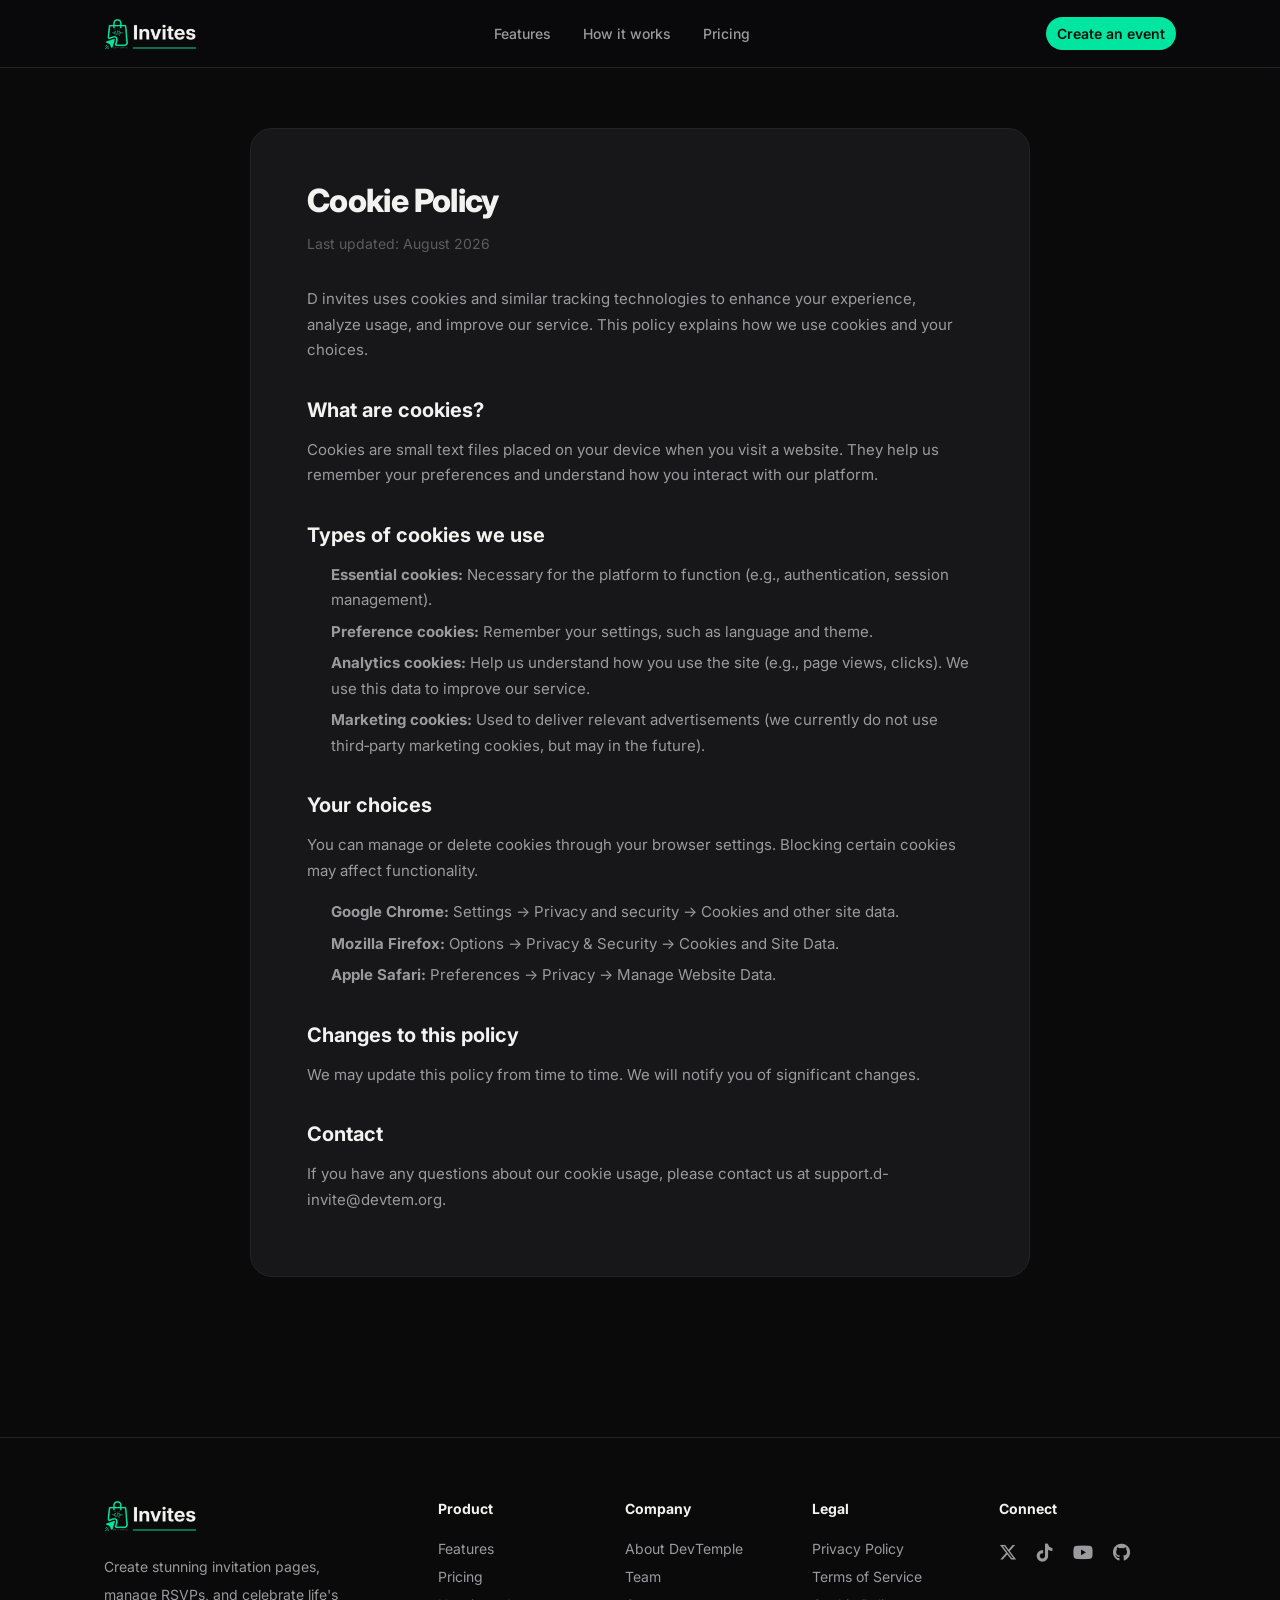
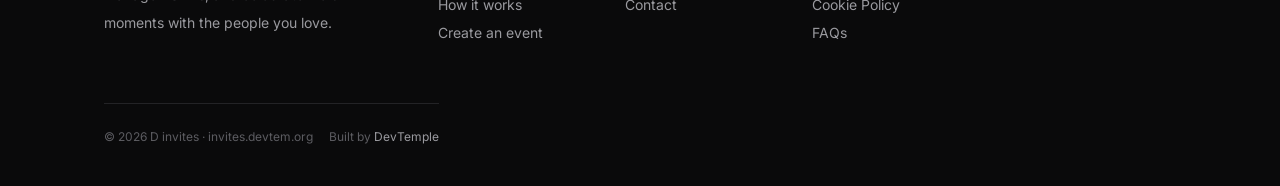
<file: cookie.html>
<!DOCTYPE html>
<html lang="en">
<head>
    <meta charset="UTF-8">
    <meta name="viewport" content="width=device-width, initial-scale=1.0">
    <title>Cookie Policy · D Invites</title>
    <meta name="description" content="D invites cookie policy — how we use cookies to improve your experience.">

    <link rel="preconnect" href="https://fonts.googleapis.com">
    <link href="https://fonts.googleapis.com/css2?family=Inter:opsz,wght@14..32,400;14..32,500;14..32,600;14..32,700;14..32,800&display=swap" rel="stylesheet">
    <link rel="stylesheet" href="https://cdnjs.cloudflare.com/ajax/libs/font-awesome/6.5.2/css/all.min.css">
    <link rel="stylesheet" href="assets/css/global.css">

    <style>
        .legal-section { padding: 60px 0 80px; }
        .legal-card { max-width: 780px; margin: 0 auto; padding: 48px 56px; border-radius: var(--radius-lg); }
        .legal-card h1 { font-size: 32px; font-weight: 800; letter-spacing: -0.02em; margin-bottom: 8px; }
        .legal-card .last-updated { font-size: 14px; color: var(--text-muted); margin-bottom: 32px; }
        .legal-card h2 { font-size: 20px; font-weight: 700; margin: 32px 0 12px; }
        .legal-card p { font-size: 15px; line-height: 1.7; color: var(--text-secondary); margin-bottom: 16px; }
        .legal-card ul { padding-left: 24px; margin-bottom: 16px; }
        .legal-card ul li { font-size: 15px; line-height: 1.7; color: var(--text-secondary); margin-bottom: 6px; }
        @media (max-width: 640px) {
            .legal-card { padding: 28px 20px; }
            .legal-card h1 { font-size: 26px; }
        }
    </style>
</head>
<body>

    <!-- ============ NAV ============ -->
    <header class="site-nav">
        <div class="container">
            <a href="/" class="nav-brand">
                <img src="/assets/img/logo.png" alt="DevTemple Invites logo" height="35">
            </a>
            <nav class="nav-links">
                <a href="/#features">Features</a>
                <a href="/#how">How it works</a>
                <a href="/#pricing">Pricing</a>
            </nav>
            <div class="nav-actions">
                <a href="/dashboard" class="btn btn-primary">Create an event</a>
                <button class="nav-menu-btn" id="nav-menu-btn" aria-label="Menu" aria-expanded="false">
                    <i class="fas fa-regular fa-bars"></i>
                </button>
            </div>
        </div>
        <div class="nav-drawer" id="nav-drawer">
            <a href="/#features">Features</a>
            <a href="/#how">How it works</a>
            <a href="/#pricing">Pricing</a>
            <a href="/dashboard">Log in</a>
            <a href="/dashboard">Create an event</a>
        </div>
    </header>

    <!-- ============ CONTENT ============ -->
    <section class="legal-section">
        <div class="container">
            <div class="legal-card card">
                <h1>Cookie Policy</h1>
                <div class="last-updated">Last updated: August 2026</div>

                <p>D invites uses cookies and similar tracking technologies to enhance your experience, analyze usage, and improve our service. This policy explains how we use cookies and your choices.</p>

                <h2>What are cookies?</h2>
                <p>Cookies are small text files placed on your device when you visit a website. They help us remember your preferences and understand how you interact with our platform.</p>

                <h2>Types of cookies we use</h2>
                <ul>
                    <li><strong>Essential cookies:</strong> Necessary for the platform to function (e.g., authentication, session management).</li>
                    <li><strong>Preference cookies:</strong> Remember your settings, such as language and theme.</li>
                    <li><strong>Analytics cookies:</strong> Help us understand how you use the site (e.g., page views, clicks). We use this data to improve our service.</li>
                    <li><strong>Marketing cookies:</strong> Used to deliver relevant advertisements (we currently do not use third‑party marketing cookies, but may in the future).</li>
                </ul>

                <h2>Your choices</h2>
                <p>You can manage or delete cookies through your browser settings. Blocking certain cookies may affect functionality.</p>
                <ul>
                    <li><strong>Google Chrome:</strong> Settings → Privacy and security → Cookies and other site data.</li>
                    <li><strong>Mozilla Firefox:</strong> Options → Privacy & Security → Cookies and Site Data.</li>
                    <li><strong>Apple Safari:</strong> Preferences → Privacy → Manage Website Data.</li>
                </ul>

                <h2>Changes to this policy</h2>
                <p>We may update this policy from time to time. We will notify you of significant changes.</p>

                <h2>Contact</h2>
                <p>If you have any questions about our cookie usage, please contact us at <a href="mailto:support.d-invite@devtem.org">support.d-invite@devtem.org</a>.</p>
            </div>
        </div>
    </section>

    <!-- ============ FOOTER ============ -->
    <footer class="site-footer">
        <div class="container">
            <div class="footer-grid">
                <div class="footer-col">
                    <a href="/" class="nav-brand" style="margin-bottom:12px; display:inline-flex;">
                        <img src="/assets/img/logo.png" alt="DevTemple Invites logo" height="35">
                    </a>
                    <p class="footer-brand-tagline">
                        Create stunning invitation pages, manage RSVPs, and celebrate life's moments with the people you love.
                    </p>
                </div>
                <div class="footer-col">
                    <h4>Product</h4>
                    <a href="/#features">Features</a>
                    <a href="/#pricing">Pricing</a>
                    <a href="/#how">How it works</a>
                    <a href="auth">Create an event</a>
                </div>
                <div class="footer-col">
                    <h4>Company</h4>
                    <a href="https://devtem.org">About DevTemple</a>
                    <a href="https://devtem.org/#">Team</a>
                    <a href="https://devtem.org/contact#">Contact</a>
                </div>
                <div class="footer-col">
                    <h4>Legal</h4>
                    <a href="privacy">Privacy Policy</a>
                    <a href="terms">Terms of Service</a>
                    <a href="cookie">Cookie Policy</a>
                </div>
                <div class="footer-col">
                    <h4>Connect</h4>
                    <div class="footer-social">
                        <a href="https://x.com/DevtempT12979" aria-label="X"><i class="fa-brands fa-x-twitter"></i></a>
                        <a href="https://tiktok.com/@devtem.org" aria-label="Tiktok"><i class="fa-brands fa-tiktok"></i></a>
                        <a href="https://www.youtube.com/@devtem_org" aria-label="YouTube"><i class="fa-brands fa-youtube"></i></a>
                        <a href="https://github.com/fscss-ttr" aria-label="GitHub"><i class="fa-brands fa-github"></i></a>
                    </div>
                </div>
            </div>
            <div class="footer-bottom">
                <div class="foot-meta">© 2026 D invites · invites.devtem.org</div>
                <div class="foot-meta">Built by <a href="https://devtem.org">DevTemple</a></div>
            </div>
        </div>
    </footer>

    <script src="assets/js/global.js"></script>
</body>
</html>
</file>
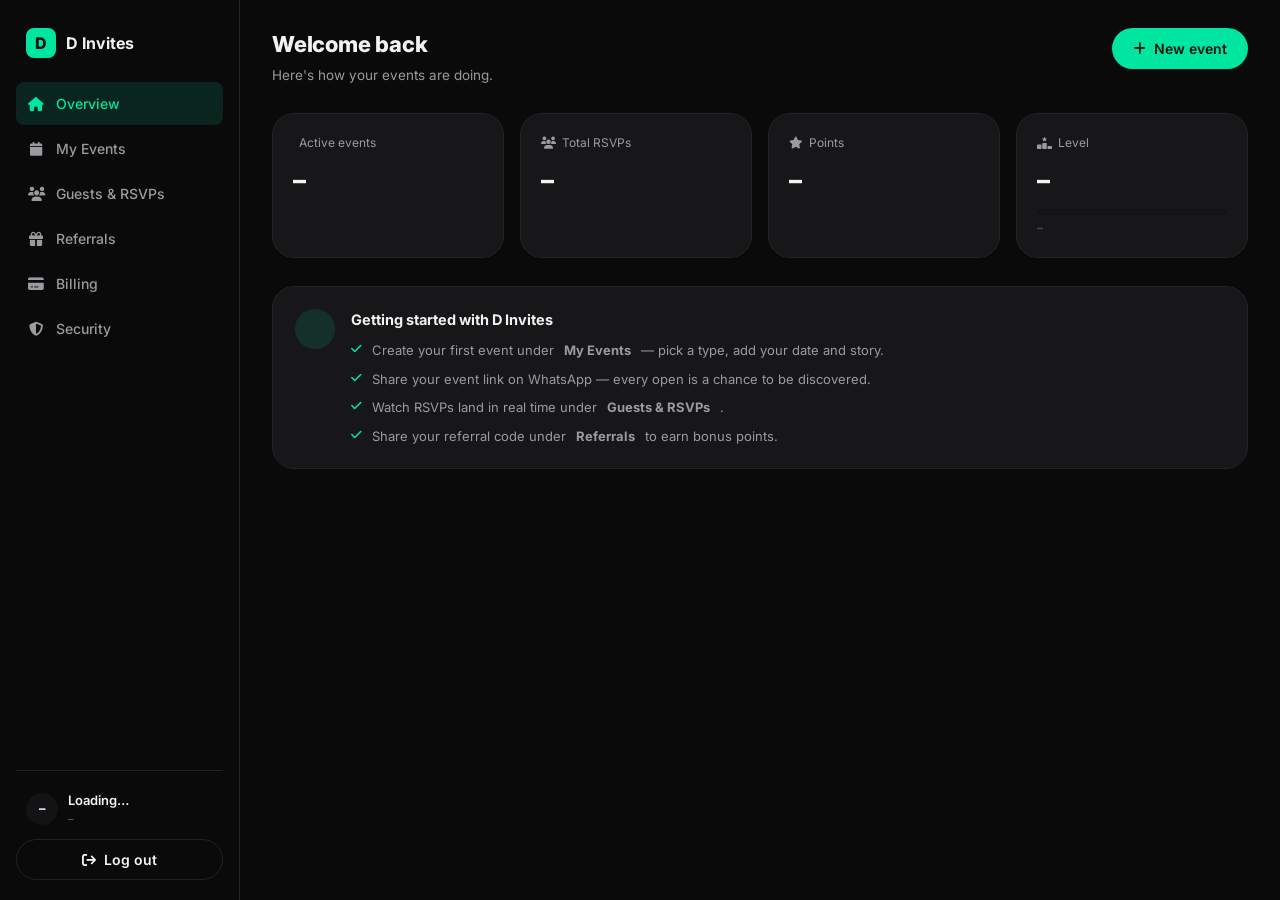
<file: dashboard.html>
<!DOCTYPE html><html lang="en"><head><meta charset="UTF-8"><meta name="viewport" content="width=device-width,initial-scale=1"><title>Dashboard — D Invites</title><link rel="icon" href="/assets/img/icon.png"><link rel="preconnect" href="https://fonts.googleapis.com"><link href="https://fonts.googleapis.com/css2?family=Inter:opsz,wght@14..32,400;14..32,500;14..32,600;14..32,700;14..32,800&display=swap" rel="stylesheet"><link rel="stylesheet" href="https://cdnjs.cloudflare.com/ajax/libs/font-awesome/6.5.2/css/all.min.css"><link rel="stylesheet" href="assets/css/global.css"><script src="https://js.paystack.co/v2/inline.js"></script><style>body{display:flex;min-height:100vh}.sidebar{width:240px;flex-shrink:0;border-right:1px solid var(--border);display:flex;flex-direction:column;padding:20px 16px;position:sticky;top:0;height:100vh;background:var(--bg)}.sidebar-brand{display:flex;align-items:center;gap:10px;padding:8px 10px 24px;font-weight:700}.sidebar-brand .mark{width:30px;height:30px;border-radius:8px;background:var(--accent);color:var(--accent-text);display:flex;align-items:center;justify-content:center;font-weight:800}.side-nav{display:flex;flex-direction:column;gap:2px;flex:1}.side-link{display:flex;align-items:center;gap:12px;padding:11px 12px;border-radius:var(--radius-sm);font-size:14px;font-weight:500;color:var(--text-secondary);border:none;background:0 0;text-align:left;width:100%;cursor:pointer;text-decoration:none}.side-link i{width:16px;text-align:center;font-size:14px}.side-link:hover{background:var(--bg-card);color:var(--text)}.side-link.active{background:var(--accent-soft);color:var(--accent)}.side-foot{border-top:1px solid var(--border);padding-top:14px;margin-top:14px}.side-user{display:flex;align-items:center;gap:10px;padding:6px 10px 12px}.side-user .avatar{width:32px;height:32px;border-radius:50%;background:var(--bg-elevated);display:flex;align-items:center;justify-content:center;font-weight:700;font-size:13px}.side-user .name{font-size:13px;font-weight:600}.side-user .tier{font-size:11px;color:var(--text-muted)}@media (max-width:900px){.sidebar{display:none}}.main{flex:1;min-width:0;padding:28px 32px 60px}.topbar{display:flex;justify-content:space-between;align-items:flex-start;margin-bottom:28px;flex-wrap:wrap;gap:14px}.topbar h1{font-size:22px;font-weight:800;letter-spacing:-.01em}.topbar p{font-size:13.5px;color:var(--text-secondary);margin-top:4px}.section{display:none}.section.active{display:block}.banner{display:flex;align-items:center;gap:14px;padding:16px 18px;border-radius:var(--radius-md);margin-bottom:24px;border:1px solid var(--border)}.banner.warn{background:rgba(232,181,75,.1);border-color:rgba(232,181,75,.35)}.banner.warn i{color:var(--warn);font-size:18px}.banner .txt{flex:1;font-size:13.5px}.banner .txt b{display:block;margin-bottom:2px}.stat-grid{display:grid;grid-template-columns:repeat(4,1fr);gap:16px;margin-bottom:28px}.stat-card{padding:20px}.stat-card .label{font-size:12px;color:var(--text-secondary);margin-bottom:8px;display:flex;align-items:center;gap:6px}.stat-card .value{font-size:26px;font-weight:800}.stat-card .sub{font-size:12px;color:var(--text-muted);margin-top:4px}.level-bar{height:6px;background:var(--bg-elevated);border-radius:99px;margin-top:10px;overflow:hidden}.level-bar .fill{height:100%;background:var(--accent);border-radius:99px}@media (max-width:900px){.stat-grid{grid-template-columns:repeat(2,1fr)}}.tips-card{display:flex;gap:16px;padding:22px;margin-bottom:28px}.tips-avatar{width:40px;height:40px;border-radius:50%;background:var(--accent-soft);color:var(--accent);display:flex;align-items:center;justify-content:center;font-size:16px;flex-shrink:0}.tips-card h3{font-size:14.5px;font-weight:700;margin-bottom:10px}.tips-list{display:flex;flex-direction:column;gap:9px}.tips-list li{display:flex;gap:10px;font-size:13px;color:var(--text-secondary);align-items:flex-start}.tips-list i{color:var(--accent);font-size:12px;margin-top:2px}.section-toolbar{display:flex;justify-content:space-between;align-items:center;margin-bottom:18px;gap:12px;flex-wrap:wrap}.events-grid{display:grid;grid-template-columns:repeat(auto-fill,minmax(260px,1fr));gap:16px}.event-card{padding:18px}.event-card .thumb{height:110px;border-radius:var(--radius-sm);background:var(--bg-elevated);margin-bottom:14px;display:flex;align-items:center;justify-content:center;color:var(--text-muted);font-size:22px;background-size:cover;background-position:center}.event-card .type{font-size:11px;text-transform:uppercase;letter-spacing:.05em;color:var(--accent);font-weight:700;margin-bottom:4px}.event-card h4{font-size:15.5px;font-weight:700;margin-bottom:6px}.event-card .meta{font-size:12.5px;color:var(--text-secondary);display:flex;flex-direction:column;gap:3px;margin-bottom:14px}.event-card .row-actions{display:flex;gap:8px}.event-card .row-actions .btn{flex:1;padding:8px;font-size:12.5px}.empty-state{text-align:center;padding:60px 20px;color:var(--text-secondary)}.empty-state i{font-size:30px;color:var(--text-muted);margin-bottom:14px}.table-wrap{overflow-x:auto}table{width:100%;border-collapse:collapse;font-size:13.5px}th{text-align:left;padding:12px 14px;color:var(--text-muted);font-weight:600;font-size:11.5px;text-transform:uppercase;letter-spacing:.05em;border-bottom:1px solid var(--border)}td{padding:13px 14px;border-bottom:1px solid var(--border);color:var(--text-secondary)}tr:last-child td{border-bottom:none}.pill-yes{color:var(--accent);background:var(--accent-soft);padding:3px 10px;border-radius:99px;font-size:11.5px;font-weight:600}.pill-no{color:var(--danger);background:var(--danger-soft);padding:3px 10px;border-radius:99px;font-size:11.5px;font-weight:600}.referral-card{padding:26px;margin-bottom:20px}.referral-code-row{display:flex;gap:10px;margin:16px 0}.referral-code-row input{font-weight:700;letter-spacing:.05em}.referral-stats{display:flex;gap:32px;margin-top:8px}.referral-stats .n{font-size:22px;font-weight:800}.referral-stats .l{font-size:12px;color:var(--text-muted)}.plan-grid{display:grid;grid-template-columns:repeat(3,1fr);gap:16px;margin-top:18px}.plan-card{padding:22px;display:flex;flex-direction:column}.plan-card.current{border-color:var(--accent)}.plan-card .name{font-weight:700;font-size:15px;margin-bottom:4px}.plan-card .price{font-size:22px;font-weight:800;margin-bottom:12px}.plan-card .price span{font-size:12px;font-weight:500;color:var(--text-muted)}.plan-card ul{display:flex;flex-direction:column;gap:8px;margin-bottom:18px;flex:1}.plan-card li{font-size:12.5px;color:var(--text-secondary);display:flex;gap:8px}.plan-card li i{color:var(--accent);font-size:11px;margin-top:2px}@media (max-width:900px){.plan-grid{grid-template-columns:1fr}}.usage-row{display:flex;justify-content:space-between;font-size:12.5px;color:var(--text-secondary);margin-bottom:6px}.usage-bar{height:6px;background:var(--bg-elevated);border-radius:99px;overflow:hidden;margin-bottom:16px}.usage-bar .fill{height:100%;background:var(--accent)}.usage-bar .fill.danger{background:var(--danger)}.settings-grid{display:grid;grid-template-columns:1fr 1fr;gap:20px}.settings-card{padding:24px}.settings-card h3{font-size:15px;font-weight:700;margin-bottom:4px}.settings-card .desc{font-size:12.5px;color:var(--text-secondary);margin-bottom:18px}.danger-zone{border-color:rgba(255,107,107,.35)}@media (max-width:900px){.settings-grid{grid-template-columns:1fr}}.modal-overlay{position:fixed;inset:0;background:rgba(0,0,0,.6);display:none;align-items:center;justify-content:center;z-index:200;padding:20px}.modal-overlay.open{display:flex}.modal{width:100%;max-width:480px;padding:26px;max-height:88vh;overflow-y:auto}.modal-head{display:flex;justify-content:space-between;align-items:center;margin-bottom:18px}.modal-head h3{font-size:16px;font-weight:700}.modal-head button{background:0 0;border:none;color:var(--text-secondary);font-size:16px}.img-upload{border:1.5px dashed var(--border);border-radius:var(--radius-sm);padding:20px;text-align:center;cursor:pointer;color:var(--text-secondary);font-size:13px}.img-upload:hover{border-color:var(--accent);color:var(--text)}.img-upload img{max-height:120px;margin:0 auto 10px;border-radius:6px}.mobile-nav-toggle{position:fixed;top:14px;left:14px;z-index:350;background:var(--bg-card);border:1px solid var(--border);border-radius:var(--radius-sm);padding:10px 12px;font-size:18px;color:var(--text);display:none}@media (max-width:900px){.mobile-nav-toggle{display:block}.sidebar{display:flex;position:fixed;top:0;left:-280px;z-index:300;width:280px;height:100vh;background:var(--bg);border-right:1px solid var(--border);transition:left .2s ease;padding:20px 16px;flex-direction:column;overflow-y:auto}.sidebar.open{left:0}.sidebar-overlay{display:none;position:fixed;inset:0;background:rgba(0,0,0,.5);z-index:299}.sidebar-overlay.open{display:block}.main{padding-top:70px}body{display:block}.main{width:100%;padding:70px 16px 40px}}</style></head><body><button class="mobile-nav-toggle" id="mobileNavToggle" aria-label="Toggle menu"><i class="fa-solid fa-bars"></i></button><div class="sidebar-overlay" id="sidebarOverlay"></div><aside class="sidebar" id="sidebar"><a href="/" class="sidebar-brand"><span class="mark">D</span>D Invites</a><nav class="side-nav"><a href="#overview" class="side-link active" data-section="overview" title="Your snapshot: events, RSVPs, points and level"><i class="fa-solid fa-house"></i>Overview</a><a href="#events" class="side-link" data-section="events" title="Create and manage your event pages"><i class="fa-solid fa-calendar"></i>My Events</a><a href="#rsvps" class="side-link" data-section="rsvps" title="See who's coming to each event"><i class="fa-solid fa-users"></i>Guests &amp; RSVPs</a><a href="#referrals" class="side-link" data-section="referrals" title="Earn points for inviting other hosts"><i class="fa-solid fa-gift"></i>Referrals</a><a href="#billing" class="side-link" data-section="billing" title="Your plan, usage, and payment history"><i class="fa-solid fa-credit-card"></i>Billing</a><a href="#settings" class="side-link" data-section="settings" title="Password, sign-out, and account safety"><i class="fa-solid fa-shield-halved"></i>Security</a></nav><div class="side-foot"><div class="side-user"><div class="avatar" id="user-avatar">–</div><div><div class="name" id="user-name">Loading…</div><div class="tier" id="user-tier">–</div></div></div><button class="btn btn-ghost btn-block" id="logout-btn" title="Sign out of this device"><i class="fa-solid fa-arrow-right-from-bracket"></i>Log out</button></div></aside><main class="main"><section class="section active" data-panel="overview" id="panel-overview"><div class="topbar"><div><h1 id="welcome-heading">Welcome back</h1><p>Here's how your events are doing.</p></div><button class="btn btn-primary" data-goto="events" title="Start a new event page"><i class="fa-solid fa-plus"></i>New event</button></div><div id="expired-banner"></div><div class="stat-grid"><div class="card stat-card"><div class="label"><i class="fa-solid fa-calendar-star"></i>Active events</div><div class="value" id="stat-events">–</div></div><div class="card stat-card"><div class="label"><i class="fa-solid fa-users"></i>Total RSVPs</div><div class="value" id="stat-rsvps">–</div></div><div class="card stat-card"><div class="label"><i class="fa-solid fa-star"></i>Points</div><div class="value" id="stat-points">–</div></div><div class="card stat-card"><div class="label"><i class="fa-solid fa-ranking-star"></i>Level</div><div class="value" id="stat-level">–</div><div class="level-bar"><div class="fill" id="level-fill" style="width:0%"></div></div><div class="sub" id="level-sub">–</div></div></div><div class="card tips-card"><div class="tips-avatar"><i class="fa-solid fa-sparkles"></i></div><div><h3>Getting started with D Invites</h3><ul class="tips-list"><li><i class="fa-solid fa-check"></i>Create your first event under<b>My Events</b>— pick a type, add your date and story.</li><li><i class="fa-solid fa-check"></i>Share your event link on WhatsApp — every open is a chance to be discovered.</li><li><i class="fa-solid fa-check"></i>Watch RSVPs land in real time under<b>Guests &amp; RSVPs</b>.</li><li><i class="fa-solid fa-check"></i>Share your referral code under<b>Referrals</b>to earn bonus points.</li></ul></div></div></section><section class="section" data-panel="events" id="panel-events"><div class="topbar"><div><h1>My Events</h1><p>Create, edit, and share your event pages.</p></div></div><div class="section-toolbar"><span class="text-muted" id="events-limit-note" style="font-size:13px"></span><button class="btn btn-primary" id="new-event-btn" title="Your event limit depends on your plan — see Billing"><i class="fa-solid fa-plus"></i>New event</button></div><div class="events-grid" id="events-grid"></div></section><section class="section" data-panel="rsvps" id="panel-rsvps"><div class="topbar"><div><h1>Guests &amp; RSVPs</h1><p>See who's confirmed for each event.</p></div></div><div class="section-toolbar"><select id="rsvp-event-select" style="max-width:280px"></select><button class="btn btn-ghost" id="export-csv-btn" title="Export is a Pro/Premium feature"><i class="fa-solid fa-file-arrow-down"></i>Export CSV</button></div><div class="card table-wrap"><table><thead><tr><th>Guest</th><th>Phone</th><th>Party size</th><th>Status</th><th>Message</th><th>Date</th></tr></thead><tbody id="rsvp-tbody"></tbody></table></div></section><section class="section" data-panel="referrals" id="panel-referrals"><div class="topbar"><div><h1>Referrals</h1><p>Share your code - earn points every time a friend joins.</p></div></div><div class="card referral-card"><h3 style="font-size:15px;font-weight:700">Your referral code</h3><p class="text-secondary" style="font-size:13px;margin-top:4px">You get &nbsp;<b style="color:var(--text)">50 points</b>&nbsp;when a friend signs up and creates their first event.</p><div class="referral-code-row"><input id="referral-code" readonly="readonly"><button class="btn btn-ghost" id="copy-code-btn" title="Copy your referral code"><i class="fa-regular fa-copy"></i>&nbsp;Copy</button></div><div class="referral-code-row"><input id="referral-link" readonly="readonly"><button class="btn btn-ghost" id="copy-link-btn" title="Copy your full referral link"><i class="fa-regular fa-copy"></i>&nbsp;Copy link</button></div><div class="referral-stats"><div><div class="n" id="referral-count">–</div><div class="l">friends referred</div></div><div><div class="n" id="referral-points">–</div><div class="l">points earned</div></div></div></div></section><section class="section" data-panel="billing" id="panel-billing"><div class="topbar"><div><h1>Billing</h1><p>Your plan, usage, and upgrade options.</p></div></div><div class="card" style="padding:22px;margin-bottom:22px"><div class="usage-row"><span>Active events</span><span id="usage-events-label">–</span></div><div class="usage-bar"><div class="fill" id="usage-events-fill" style="width:0%"></div></div><div id="billing-expiry" class="text-secondary" style="font-size:13px"></div></div><div class="plan-grid" id="plan-grid"></div></section><section class="section" data-panel="settings" id="panel-settings"><div class="topbar"><div><h1>Security</h1><p>Keep your account safe.</p></div></div><div class="settings-grid"><div class="card settings-card"><h3>Profile</h3><p class="desc">This is the name shown on your dashboard and to your guests.</p><form id="profile-form"><div class="field"><label for="profile-name">Full name</label><div class="input-wrap"><i class="icon-left fa-regular fa-user"></i><input id="profile-name" placeholder="Your full name" required></div></div><button type="submit" class="btn btn-primary btn-block" id="profile-submit">Save changes</button><div class="status-msg" id="profile-status"></div></form></div><div class="card settings-card"><h3>Change password</h3><p class="desc">Use a password you don't use anywhere else.</p><form id="change-password-form"><div class="field"><label for="new-password">New password</label><div class="input-wrap"><i class="icon-left fa-solid fa-lock"></i><input id="new-password" type="password" placeholder="Min 6 characters" minlength="6" required></div></div><button type="submit" class="btn btn-primary btn-block" id="password-submit">Update password</button><div class="status-msg" id="password-status"></div></form></div><div class="card settings-card"><h3>Sessions</h3><p class="desc">This signs you out on this device. If you suspect unauthorized access, change your password first.</p><button class="btn btn-ghost btn-block" id="logout-btn-2" title="Sign out of this device"><i class="fa-solid fa-arrow-right-from-bracket"></i>Log out here</button></div><div class="card settings-card danger-zone" style="grid-column:1/-1"><h3 style="color:var(--danger)">Danger zone</h3><p class="desc">Deleting your account removes your events and RSVP data permanently. This can't be undone.</p><button class="btn btn-ghost btn-block" style="border-color:var(--danger);color:var(--danger)" id="delete-account-btn">Delete my account</button></div></div></section></main><div class="modal-overlay" id="event-modal-overlay"><div class="card modal"><div class="modal-head"><h3 id="event-modal-title">New event</h3><button id="close-event-modal"><i class="fa-solid fa-xmark"></i></button></div><form id="event-form"><input type="hidden" id="event-id"><div class="field" id="ai-describe-block"><label for="ai-description">Describe your event<span class="text-muted">(optional — AI fills the form below)</span></label><textarea id="ai-description" rows="2" placeholder="e.g. My sister Amara is marrying Chidi at Grand Palm Gardens, Lekki on 21st November 2026, noon. It's a traditional wedding."></textarea><button type="button" class="btn btn-ghost btn-block" id="ai-fill-btn" style="margin-top:8px" title="Uses AI to fill the fields below from your description — review before saving"><i class="fa-solid fa-wand-magic-sparkles"></i>Fill fields with AI</button><div class="status-msg" id="ai-fill-status"></div></div><div class="field"><label for="event-title">Event title</label><input id="event-title" placeholder="e.g. Amara & Chidi's Wedding" required></div><div class="field"><label for="event-type">Event type</label><select id="event-type"><option value="wedding">Wedding</option><option value="birthday">Birthday</option><option value="baby_shower">Baby Shower</option><option value="anniversary">Anniversary</option><option value="graduation">Graduation</option><option value="general">General celebration</option></select></div><div class="field"><label for="event-date">Date &amp; time</label><input id="event-date" type="datetime-local"></div><div class="field"><label for="event-venue">Venue</label><input id="event-venue" placeholder="e.g. Grand Palm Gardens, Lekki"></div><div class="field"><label for="event-story">Your story<span class="text-muted">(shown to guests)</span></label><textarea id="event-story" rows="3" placeholder="Tell your guests what this day means to you..."></textarea></div><div class="field"><label>Cover image<span class="text-muted">(hosted on DevTemple CDN)</span></label><div class="img-upload" id="img-upload-zone" title="Images are stored via cdn.devtem.org, keeping your database small"><img id="img-preview" style="display:none"><div id="img-upload-label"><i class="fa-solid fa-image"></i><br>Click to upload a cover photo</div></div><input type="file" id="event-image-input" accept="image/png,image/jpeg,image/webp" style="display:none"> <input type="hidden" id="event-image-url"></div><button type="submit" class="btn btn-primary btn-block" id="event-submit" style="margin-top:8px">Save event</button><div class="status-msg" id="event-modal-status"></div></form></div></div><script src="assets/js/global.js"></script><script type="module" src="assets/js/invdash.js"></script></body></html>
</file>
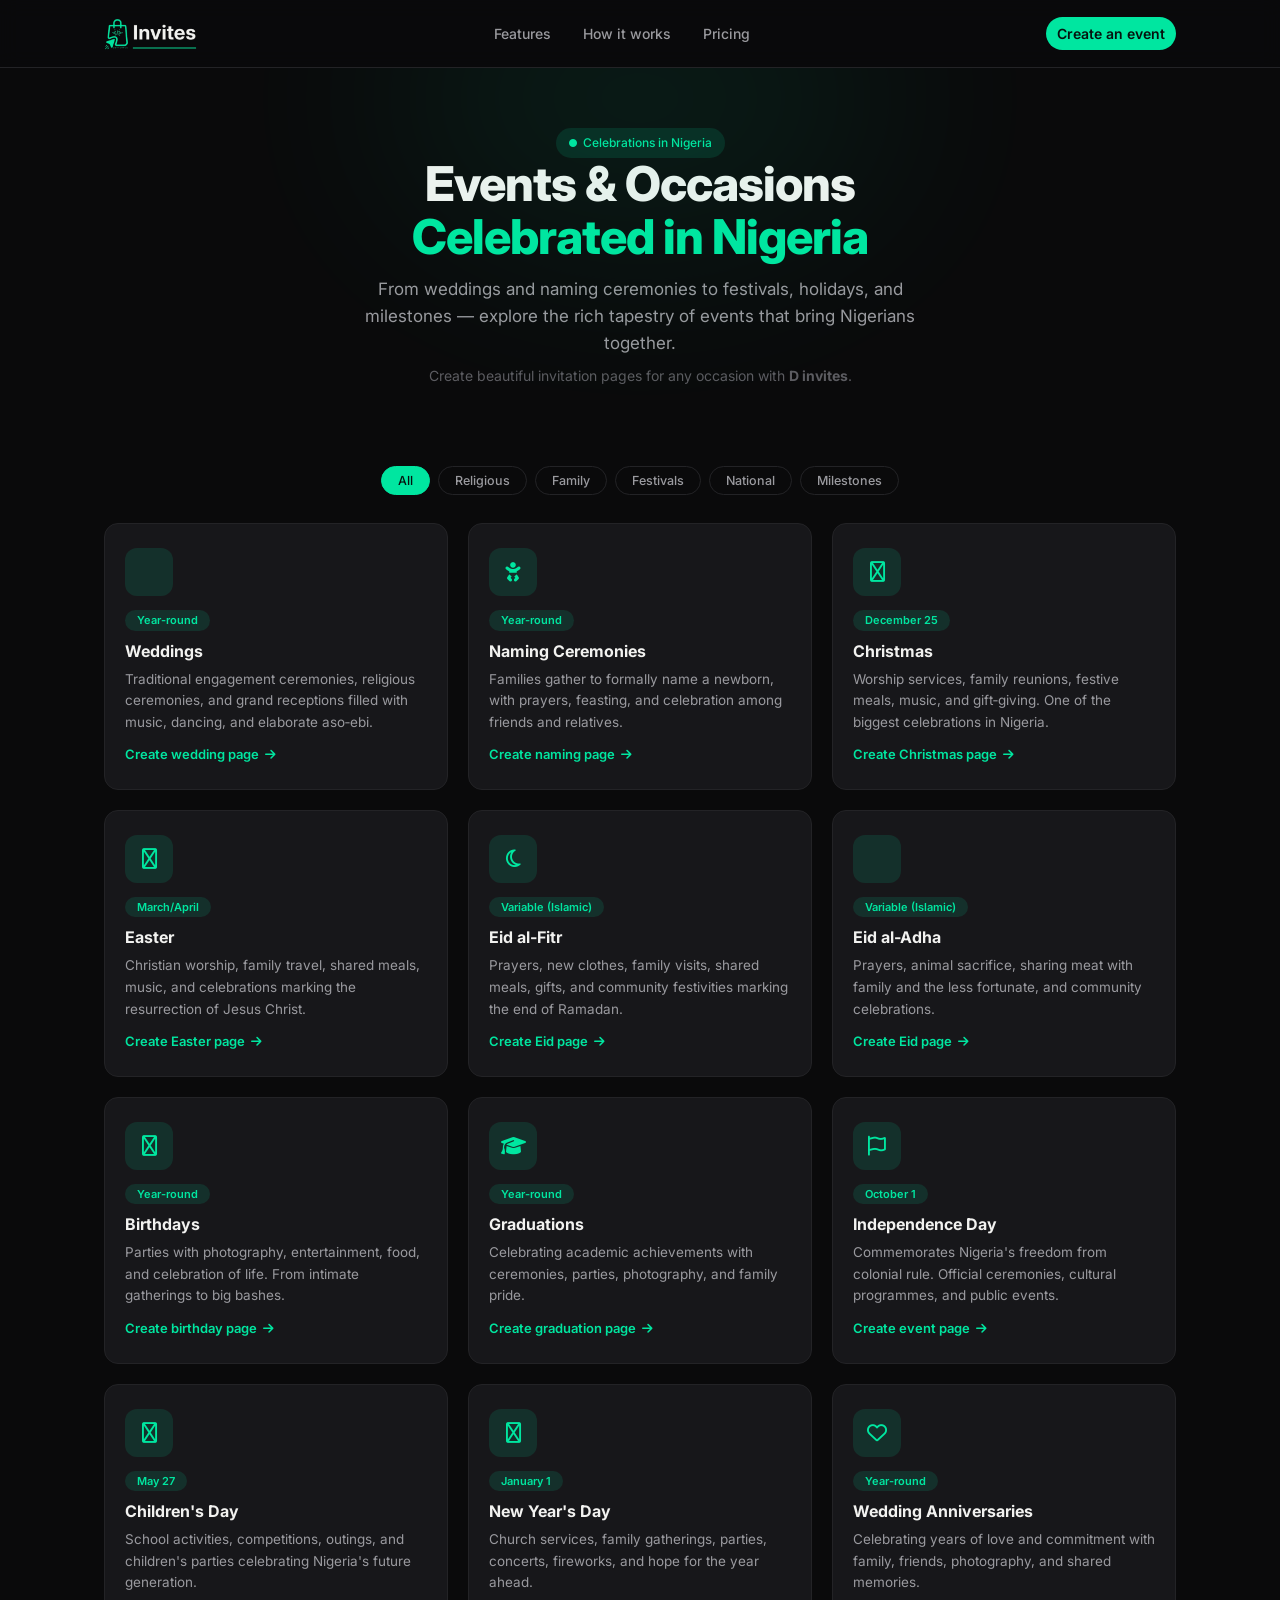
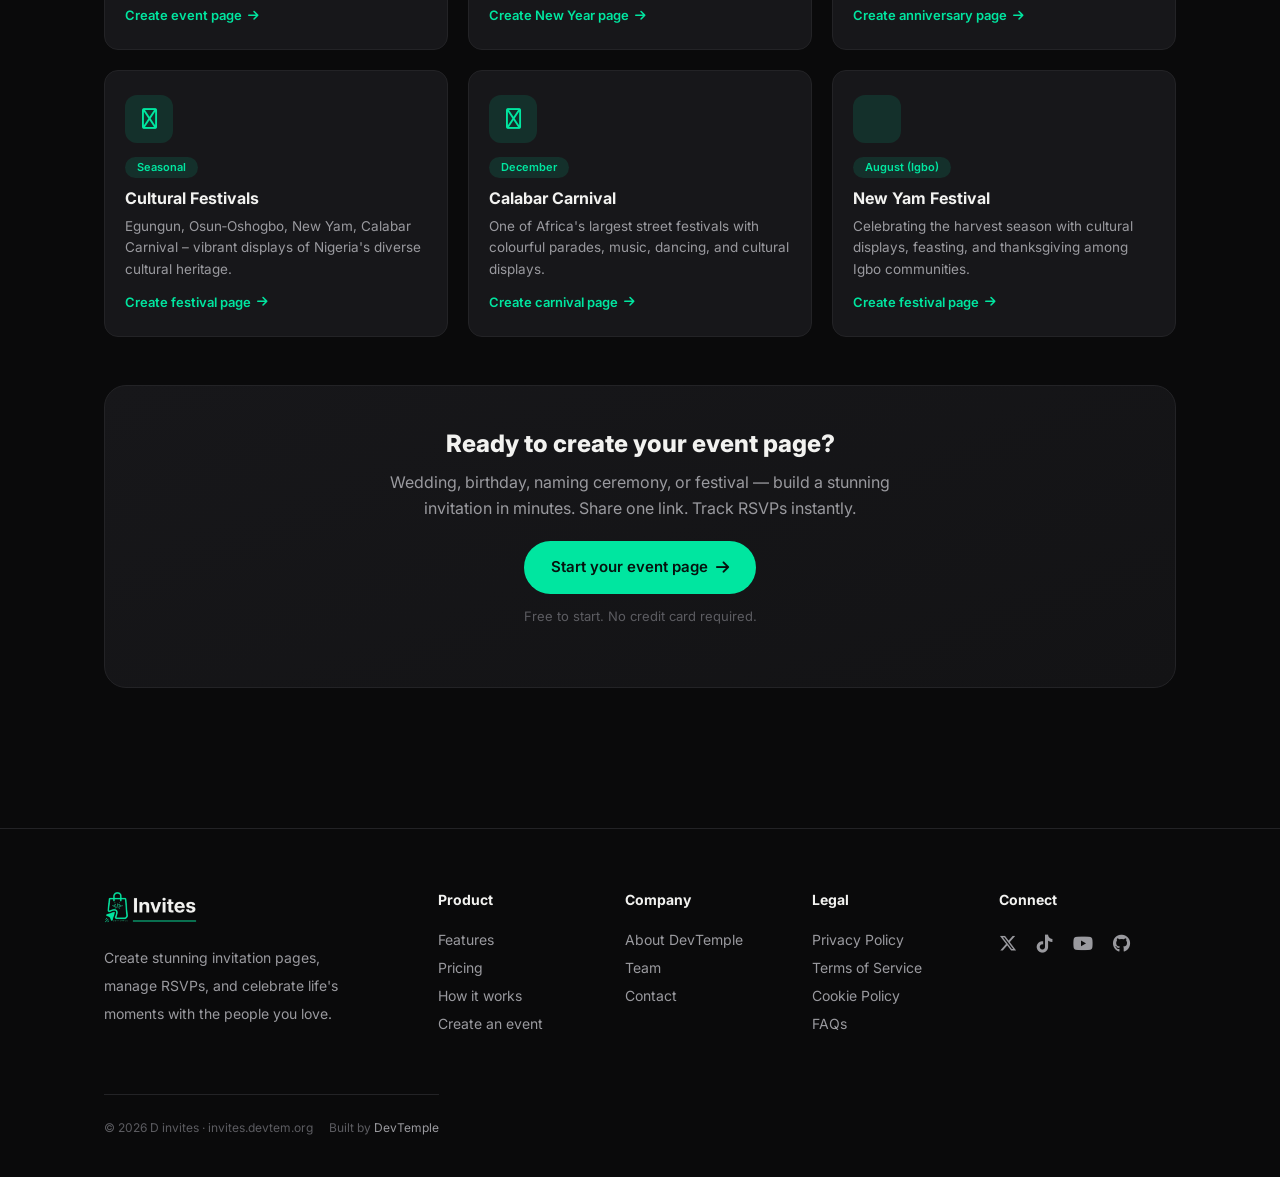
<file: events-nigeria.html>
<!DOCTYPE html>
<html lang="en">
<head>
    <meta charset="UTF-8">
    <meta name="viewport" content="width=device-width, initial-scale=1.0">

    <!-- ============ PRIMARY SEO ============ -->
    <title>Events in Nigeria · Celebrations & Occasions · D Invites</title>
    <meta name="description" content="Discover the most celebrated events and occasions in Nigeria – weddings, festivals, naming ceremonies, birthdays, graduations, and more. Create beautiful invitation pages for every celebration with D invites.">
    <meta name="keywords" content="Nigerian events, celebrations in Nigeria, wedding invitations, naming ceremony, birthday party, cultural festivals, Eid, Christmas, Easter, Independence Day, Children's Day, D invites, event invitations Nigeria">
    <meta name="author" content="DevTemple">
    <meta name="robots" content="index, follow">
    <meta name="language" content="English">
    <meta name="revisit-after" content="7 days">

    <!-- ============ OPEN GRAPH ============ -->
    <meta property="og:title" content="Events in Nigeria · Celebrations & Occasions · D Invites">
    <meta property="og:description" content="Discover the most celebrated events and occasions in Nigeria – weddings, festivals, naming ceremonies, birthdays, graduations, and more. Create beautiful invitation pages with D invites.">
    <meta property="og:type" content="website">
    <meta property="og:url" content="https://invites.devtem.org/events-nigeria">
    <meta property="og:site_name" content="D invites">
    <meta property="og:image" content="https://invites.devtem.org/assets/img/logo.png">
    <meta property="og:image:width" content="1200">
    <meta property="og:image:height" content="630">
    <meta property="og:image:alt" content="Events in Nigeria – D invites">
    <meta property="og:locale" content="en_NG">

    <!-- ============ TWITTER CARD ============ -->
    <meta name="twitter:card" content="summary_large_image">
    <meta name="twitter:title" content="Events in Nigeria · Celebrations & Occasions · D invites">
    <meta name="twitter:description" content="Discover the most celebrated events and occasions in Nigeria – weddings, festivals, naming ceremonies, birthdays, graduations, and more.">
    <meta name="twitter:image" content="https://invites.devtem.org/assets/img/logo.png">
    <meta name="twitter:site" content="@DevtempT12979">
    <meta name="twitter:creator" content="@DevtempT12979">

    <!-- ============ CANONICAL ============ -->
    <link rel="canonical" href="https://invites.devtem.org/events-nigeria">

    <!-- ============ FAVICON & THEME ============ -->
    <link rel="icon" type="image/png" href="/assets/img/icon.png">
    <link rel="apple-touch-icon" href="/assets/img/icon.png">
    <meta name="theme-color" content="#00E6A0">
    <meta name="apple-mobile-web-app-capable" content="yes">
    <meta name="apple-mobile-web-app-status-bar-style" content="black-translucent">

    <!-- ============ FONTS & STYLES ============ -->
    <link rel="preconnect" href="https://fonts.googleapis.com">
    <link rel="preconnect" href="https://fonts.gstatic.com" crossorigin>
    <link href="https://fonts.googleapis.com/css2?family=Inter:opsz,wght@14..32,400;14..32,500;14..32,600;14..32,700;14..32,800&family=Fraunces:opsz,wght@9..144,300;9..144,500;9..144,600&display=swap" rel="stylesheet">
    <link rel="stylesheet" href="https://cdnjs.cloudflare.com/ajax/libs/font-awesome/6.5.2/css/all.min.css">
    <link rel="stylesheet" href="assets/css/global.css">

    <!-- ============ JSON‑LD: WebSite ============ -->
    <script type="application/ld+json">
        {
            "@context": "https://schema.org",
            "@type": "WebSite",
            "name": "D invites",
            "url": "https://invites.devtem.org",
            "description": "Create beautiful event invitation pages, manage RSVPs, and celebrate life's moments with the people you love."
        }
    </script>

    <!-- ============ JSON‑LD: Organization ============ -->
    <script type="application/ld+json">
        {
            "@context": "https://schema.org",
            "@type": "Organization",
            "name": "D invites",
            "url": "https://invites.devtem.org",
            "logo": "https://invites.devtem.org/assets/img/logo.png",
            "sameAs": [
                "https://x.com/DevtempT12979",
                "https://tiktok.com/@devtem.org",
                "https://www.youtube.com/@devtem_org",
                "https://github.com/fscss-ttr"
            ]
        }
    </script>

    <!-- ============ JSON‑LD: BreadcrumbList ============ -->
    <script type="application/ld+json">
        {
            "@context": "https://schema.org",
            "@type": "BreadcrumbList",
            "itemListElement": [
                { "@type": "ListItem", "position": 1, "name": "Home", "item": "https://invites.devtem.org" },
                { "@type": "ListItem", "position": 2, "name": "Events in Nigeria", "item": "https://invites.devtem.org/events-nigeria" }
            ]
        }
    </script>

    <style>
        /* ---------- Page-only styles ---------- */
        .events-hero {
            padding: 60px 0 40px;
            text-align: center;
            position: relative;
            overflow: hidden;
        }
        .events-hero::before {
            content: '';
            position: absolute;
            top: -120px;
            left: 50%;
            transform: translateX(-50%);
            width: 500px;
            height: 300px;
            background: var(--accent);
            opacity: .08;
            filter: blur(100px);
            border-radius: 50%;
            pointer-events: none;
        }
        .events-hero h1 {
            font-size: clamp(30px, 5vw, 48px);
            font-weight: 800;
            letter-spacing: -0.02em;
            line-height: 1.1;
            margin-bottom: 12px;
        }
        .events-hero h1 .accent {
            color: var(--accent);
        }
        .events-hero .sub {
            font-size: 17px;
            color: var(--text-secondary);
            max-width: 600px;
            margin: 0 auto 8px;
            line-height: 1.6;
        }

        .events-section {
            padding: 40px 0 60px;
        }

        .events-grid {
            display: grid;
            grid-template-columns: repeat(auto-fill, minmax(260px, 1fr));
            gap: 20px;
        }

        .event-card {
            padding: 24px 20px;
            border-radius: var(--radius-md);
            border: 1px solid var(--border);
            background: var(--bg-card);
            transition: all 0.2s;
            text-decoration: none;
            color: inherit;
            display: flex;
            flex-direction: column;
        }
        .event-card:hover {
            border-color: var(--accent);
            transform: translateY(-4px);
            box-shadow: 0 8px 30px rgba(0, 0, 0, 0.08);
        }
        .event-card .icon-wrap {
            width: 48px;
            height: 48px;
            border-radius: 12px;
            background: var(--accent-soft);
            display: flex;
            align-items: center;
            justify-content: center;
            color: var(--accent);
            font-size: 20px;
            margin-bottom: 14px;
            flex-shrink: 0;
        }
        .event-card h3 {
            font-size: 16px;
            font-weight: 700;
            margin-bottom: 6px;
            color: var(--text);
        }
        .event-card .date-badge {
            font-size: 11px;
            font-weight: 600;
            color: var(--accent);
            background: var(--accent-soft);
            padding: 2px 12px;
            border-radius: 99px;
            display: inline-block;
            margin-bottom: 8px;
            width: fit-content;
        }
        .event-card p {
            font-size: 13.5px;
            color: var(--text-secondary);
            line-height: 1.6;
            flex: 1;
        }
        .event-card .cta-link {
            margin-top: 12px;
            font-size: 13px;
            font-weight: 600;
            color: var(--accent);
            display: flex;
            align-items: center;
            gap: 6px;
        }
        .event-card .cta-link i {
            font-size: 12px;
            transition: transform 0.15s;
        }
        .event-card:hover .cta-link i {
            transform: translateX(4px);
        }

        .featured-section {
            margin-top: 48px;
            padding: 40px 32px;
            border-radius: var(--radius-lg);
            background: linear-gradient(160deg, var(--bg-card), var(--bg-elevated));
            border: 1px solid var(--border);
            text-align: center;
        }
        .featured-section h2 {
            font-size: 24px;
            font-weight: 800;
            margin-bottom: 8px;
        }
        .featured-section p {
            color: var(--text-secondary);
            max-width: 500px;
            margin: 0 auto 20px;
            line-height: 1.6;
        }

        @media (max-width: 640px) {
            .events-hero { padding: 40px 0 24px; }
            .events-grid { grid-template-columns: 1fr; }
            .featured-section { padding: 28px 18px; }
        }

        /* Category filter chips */
        .filter-chips {
            display: flex;
            flex-wrap: wrap;
            gap: 8px;
            margin-bottom: 28px;
            justify-content: center;
        }
        .filter-chip {
            padding: 6px 16px;
            border-radius: 99px;
            border: 1px solid var(--border);
            background: transparent;
            color: var(--text-secondary);
            font-size: 12.5px;
            font-weight: 500;
            cursor: pointer;
            transition: all 0.15s;
            font-family: inherit;
        }
        .filter-chip:hover {
            border-color: var(--accent);
            color: var(--text);
        }
        .filter-chip.active {
            background: var(--accent);
            color: var(--accent-text);
            border-color: var(--accent);
        }
    </style>
</head>
<body>

    <!-- ============ NAV ============ -->
    <header class="site-nav">
        <div class="container">
            <a href="/" class="nav-brand">
                <img src="/assets/img/logo.png" alt="D invites – event pages" height="35">
            </a>
            <nav class="nav-links">
                <a href="/#features">Features</a>
                <a href="/#how">How it works</a>
                <a href="/#pricing">Pricing</a>
            </nav>
            <div class="nav-actions">
                <a href="/dashboard" class="btn btn-primary">Create an event</a>
                <button class="nav-menu-btn" id="nav-menu-btn" aria-label="Menu" aria-expanded="false">
                    <i class="fas fa-regular fa-bars"></i>
                </button>
            </div>
        </div>
        <div class="nav-drawer" id="nav-drawer">
            <a href="/#features">Features</a>
            <a href="/#how">How it works</a>
            <a href="/#pricing">Pricing</a>
            <a href="/dashboard">Log in</a>
            <a href="/dashboard">Create an event</a>
        </div>
    </header>

    <!-- ============ HERO ============ -->
    <section class="events-hero">
        <div class="container">
            <span class="badge badge-accent"><i class="fa-solid fa-circle" style="font-size:8px;"></i> Celebrations in Nigeria</span>
            <h1>Events &amp; Occasions <br><span class="accent">Celebrated in Nigeria</span></h1>
            <p class="sub">From weddings and naming ceremonies to festivals, holidays, and milestones — explore the rich tapestry of events that bring Nigerians together.</p>
            <p style="font-size:14px; color:var(--text-muted);">Create beautiful invitation pages for any occasion with <strong>D invites</strong>.</p>
        </div>
    </section>

    <!-- ============ MAIN CONTENT ============ -->
    <section class="events-section">
        <div class="container">

            <!-- Filter Chips -->
            <div class="filter-chips" id="filterChips">
                <button class="filter-chip active" data-filter="all">All</button>
                <button class="filter-chip" data-filter="religious">Religious</button>
                <button class="filter-chip" data-filter="family">Family</button>
                <button class="filter-chip" data-filter="festivals">Festivals</button>
                <button class="filter-chip" data-filter="national">National</button>
                <button class="filter-chip" data-filter="milestone">Milestones</button>
            </div>

            <!-- Events Grid -->
            <div class="events-grid" id="eventsGrid">

                <!-- 1. Wedding -->
                <div class="event-card" data-category="family milestone">
                    <div class="icon-wrap"><i class="fa-solid fa-rings"></i></div>
                    <span class="date-badge">Year-round</span>
                    <h3>Weddings</h3>
                    <p>Traditional engagement ceremonies, religious ceremonies, and grand receptions filled with music, dancing, and elaborate aso‑ebi.</p>
                    <span class="cta-link">Create wedding page <i class="fa-solid fa-arrow-right"></i></span>
                </div>

                <!-- 2. Naming Ceremony -->
                <div class="event-card" data-category="family">
                    <div class="icon-wrap"><i class="fa-solid fa-baby"></i></div>
                    <span class="date-badge">Year-round</span>
                    <h3>Naming Ceremonies</h3>
                    <p>Families gather to formally name a newborn, with prayers, feasting, and celebration among friends and relatives.</p>
                    <span class="cta-link">Create naming page <i class="fa-solid fa-arrow-right"></i></span>
                </div>

                <!-- 3. Christmas -->
                <div class="event-card" data-category="religious family">
                    <div class="icon-wrap"><i class="fa-regular fa-tree"></i></div>
                    <span class="date-badge">December 25</span>
                    <h3>Christmas</h3>
                    <p>Worship services, family reunions, festive meals, music, and gift‑giving. One of the biggest celebrations in Nigeria.</p>
                    <span class="cta-link">Create Christmas page <i class="fa-solid fa-arrow-right"></i></span>
                </div>

                <!-- 4. Easter -->
                <div class="event-card" data-category="religious family">
                    <div class="icon-wrap"><i class="fa-regular fa-cross"></i></div>
                    <span class="date-badge">March/April</span>
                    <h3>Easter</h3>
                    <p>Christian worship, family travel, shared meals, music, and celebrations marking the resurrection of Jesus Christ.</p>
                    <span class="cta-link">Create Easter page <i class="fa-solid fa-arrow-right"></i></span>
                </div>

                <!-- 5. Eid al-Fitr -->
                <div class="event-card" data-category="religious family">
                    <div class="icon-wrap"><i class="fa-regular fa-moon"></i></div>
                    <span class="date-badge">Variable (Islamic)</span>
                    <h3>Eid al-Fitr</h3>
                    <p>Prayers, new clothes, family visits, shared meals, gifts, and community festivities marking the end of Ramadan.</p>
                    <span class="cta-link">Create Eid page <i class="fa-solid fa-arrow-right"></i></span>
                </div>

                <!-- 6. Eid al-Adha -->
                <div class="event-card" data-category="religious family">
                    <div class="icon-wrap"><i class="fa-solid fa-sheep"></i></div>
                    <span class="date-badge">Variable (Islamic)</span>
                    <h3>Eid al-Adha</h3>
                    <p>Prayers, animal sacrifice, sharing meat with family and the less fortunate, and community celebrations.</p>
                    <span class="cta-link">Create Eid page <i class="fa-solid fa-arrow-right"></i></span>
                </div>

                <!-- 7. Birthday -->
                <div class="event-card" data-category="family milestone">
                    <div class="icon-wrap"><i class="fa-regular fa-cake"></i></div>
                    <span class="date-badge">Year-round</span>
                    <h3>Birthdays</h3>
                    <p>Parties with photography, entertainment, food, and celebration of life. From intimate gatherings to big bashes.</p>
                    <span class="cta-link">Create birthday page <i class="fa-solid fa-arrow-right"></i></span>
                </div>

                <!-- 8. Graduation -->
                <div class="event-card" data-category="milestone family">
                    <div class="icon-wrap"><i class="fa-solid fa-graduation-cap"></i></div>
                    <span class="date-badge">Year-round</span>
                    <h3>Graduations</h3>
                    <p>Celebrating academic achievements with ceremonies, parties, photography, and family pride.</p>
                    <span class="cta-link">Create graduation page <i class="fa-solid fa-arrow-right"></i></span>
                </div>

                <!-- 9. Independence Day -->
                <div class="event-card" data-category="national">
                    <div class="icon-wrap"><i class="fa-regular fa-flag"></i></div>
                    <span class="date-badge">October 1</span>
                    <h3>Independence Day</h3>
                    <p>Commemorates Nigeria's freedom from colonial rule. Official ceremonies, cultural programmes, and public events.</p>
                    <span class="cta-link">Create event page <i class="fa-solid fa-arrow-right"></i></span>
                </div>

                <!-- 10. Children's Day -->
                <div class="event-card" data-category="family national">
                    <div class="icon-wrap"><i class="fa-regular fa-child"></i></div>
                    <span class="date-badge">May 27</span>
                    <h3>Children's Day</h3>
                    <p>School activities, competitions, outings, and children's parties celebrating Nigeria's future generation.</p>
                    <span class="cta-link">Create event page <i class="fa-solid fa-arrow-right"></i></span>
                </div>

                <!-- 11. New Year's Day -->
                <div class="event-card" data-category="religious national">
                    <div class="icon-wrap"><i class="fa-regular fa-champagne-glasses"></i></div>
                    <span class="date-badge">January 1</span>
                    <h3>New Year's Day</h3>
                    <p>Church services, family gatherings, parties, concerts, fireworks, and hope for the year ahead.</p>
                    <span class="cta-link">Create New Year page <i class="fa-solid fa-arrow-right"></i></span>
                </div>

                <!-- 12. Anniversaries -->
                <div class="event-card" data-category="family milestone">
                    <div class="icon-wrap"><i class="fa-regular fa-heart"></i></div>
                    <span class="date-badge">Year-round</span>
                    <h3>Wedding Anniversaries</h3>
                    <p>Celebrating years of love and commitment with family, friends, photography, and shared memories.</p>
                    <span class="cta-link">Create anniversary page <i class="fa-solid fa-arrow-right"></i></span>
                </div>

                <!-- 13. Cultural Festivals (Egungun, Osun, etc.) -->
                <div class="event-card" data-category="festivals national">
                    <div class="icon-wrap"><i class="fa-regular fa-mask"></i></div>
                    <span class="date-badge">Seasonal</span>
                    <h3>Cultural Festivals</h3>
                    <p>Egungun, Osun‑Oshogbo, New Yam, Calabar Carnival – vibrant displays of Nigeria's diverse cultural heritage.</p>
                    <span class="cta-link">Create festival page <i class="fa-solid fa-arrow-right"></i></span>
                </div>

                <!-- 14. Calabar Carnival -->
                <div class="event-card" data-category="festivals national">
                    <div class="icon-wrap"><i class="fa-regular fa-mask"></i></div>
                    <span class="date-badge">December</span>
                    <h3>Calabar Carnival</h3>
                    <p>One of Africa's largest street festivals with colourful parades, music, dancing, and cultural displays.</p>
                    <span class="cta-link">Create carnival page <i class="fa-solid fa-arrow-right"></i></span>
                </div>

                <!-- 15. New Yam Festival -->
                <div class="event-card" data-category="festivals">
                    <div class="icon-wrap"><i class="fa-solid fa-corn"></i></div>
                    <span class="date-badge">August (Igbo)</span>
                    <h3>New Yam Festival</h3>
                    <p>Celebrating the harvest season with cultural displays, feasting, and thanksgiving among Igbo communities.</p>
                    <span class="cta-link">Create festival page <i class="fa-solid fa-arrow-right"></i></span>
                </div>

            </div>

            <!-- Featured CTA -->
            <div class="featured-section">
                <h2>Ready to create your event page?</h2>
                <p>Wedding, birthday, naming ceremony, or festival — build a stunning invitation in minutes. Share one link. Track RSVPs instantly.</p>
                <a href="/dashboard" class="btn btn-primary btn-lg">Start your event page <i class="fa-solid fa-arrow-right"></i></a>
                <p style="margin-top:12px; font-size:13px; color:var(--text-muted);">Free to start. No credit card required.</p>
            </div>

        </div>
    </section>

    <!-- ============ FOOTER ============ -->
    <footer class="site-footer">
        <div class="container">
            <div class="footer-grid">
                <div class="footer-col">
                    <a href="/" class="nav-brand" style="margin-bottom:12px; display:inline-flex;">
                        <img src="/assets/img/logo.png" alt="D invites – event pages" height="35">
                    </a>
                    <p class="footer-brand-tagline">
                        Create stunning invitation pages, manage RSVPs, and celebrate life's moments with the people you love.
                    </p>
                </div>
                <div class="footer-col">
                    <h4>Product</h4>
                    <a href="/#features">Features</a>
                    <a href="/#pricing">Pricing</a>
                    <a href="/#how">How it works</a>
                    <a href="/dashboard">Create an event</a>
                </div>
                <div class="footer-col">
                    <h4>Company</h4>
                    <a href="https://devtem.org">About DevTemple</a>
                    <a href="https://devtem.org/#">Team</a>
                    <a href="https://devtem.org/contact#">Contact</a>
                </div>
                <div class="footer-col">
                    <h4>Legal</h4>
                    <a href="privacy">Privacy Policy</a>
                    <a href="terms">Terms of Service</a>
                    <a href="cookie">Cookie Policy</a>
                </div>
                <div class="footer-col">
                    <h4>Connect</h4>
                    <div class="footer-social">
                        <a href="https://x.com/DevtempT12979" aria-label="X"><i class="fa-brands fa-x-twitter"></i></a>
                        <a href="https://tiktok.com/@devtem.org" aria-label="Tiktok"><i class="fa-brands fa-tiktok"></i></a>
                        <a href="https://www.youtube.com/@devtem_org" aria-label="YouTube"><i class="fa-brands fa-youtube"></i></a>
                        <a href="https://github.com/fscss-ttr" aria-label="GitHub"><i class="fa-brands fa-github"></i></a>
                    </div>
                </div>
            </div>
            <div class="footer-bottom">
                <div class="foot-meta">© 2026 D invites · invites.devtem.org</div>
                <div class="foot-meta">Built by <a href="https://devtem.org">DevTemple</a></div>
            </div>
        </div>
    </footer>

    <script src="assets/js/global.js"></script>

    <!-- Filter logic -->
    <script>
        (function() {
            const chips = document.querySelectorAll('.filter-chip');
            const cards = document.querySelectorAll('.event-card');

            chips.forEach(chip => {
                chip.addEventListener('click', function() {
                    chips.forEach(c => c.classList.remove('active'));
                    this.classList.add('active');

                    const filter = this.dataset.filter;

                    cards.forEach(card => {
                        if (filter === 'all') {
                            card.style.display = 'flex';
                        } else {
                            const categories = card.dataset.category.split(' ');
                            if (categories.includes(filter)) {
                                card.style.display = 'flex';
                            } else {
                                card.style.display = 'none';
                            }
                        }
                    });
                });
            });

            // "Create [event] page" links
            document.querySelectorAll('.event-card .cta-link').forEach(link => {
                link.addEventListener('click', function(e) {
                    e.preventDefault();
                    const card = this.closest('.event-card');
                    const eventName = card.querySelector('h3').textContent;
                    // Redirect to dashboard with a prefill hint
                    window.location.href = '/dashboard';
                });
            });
        })();
    </script>
</body>
</html>
</file>
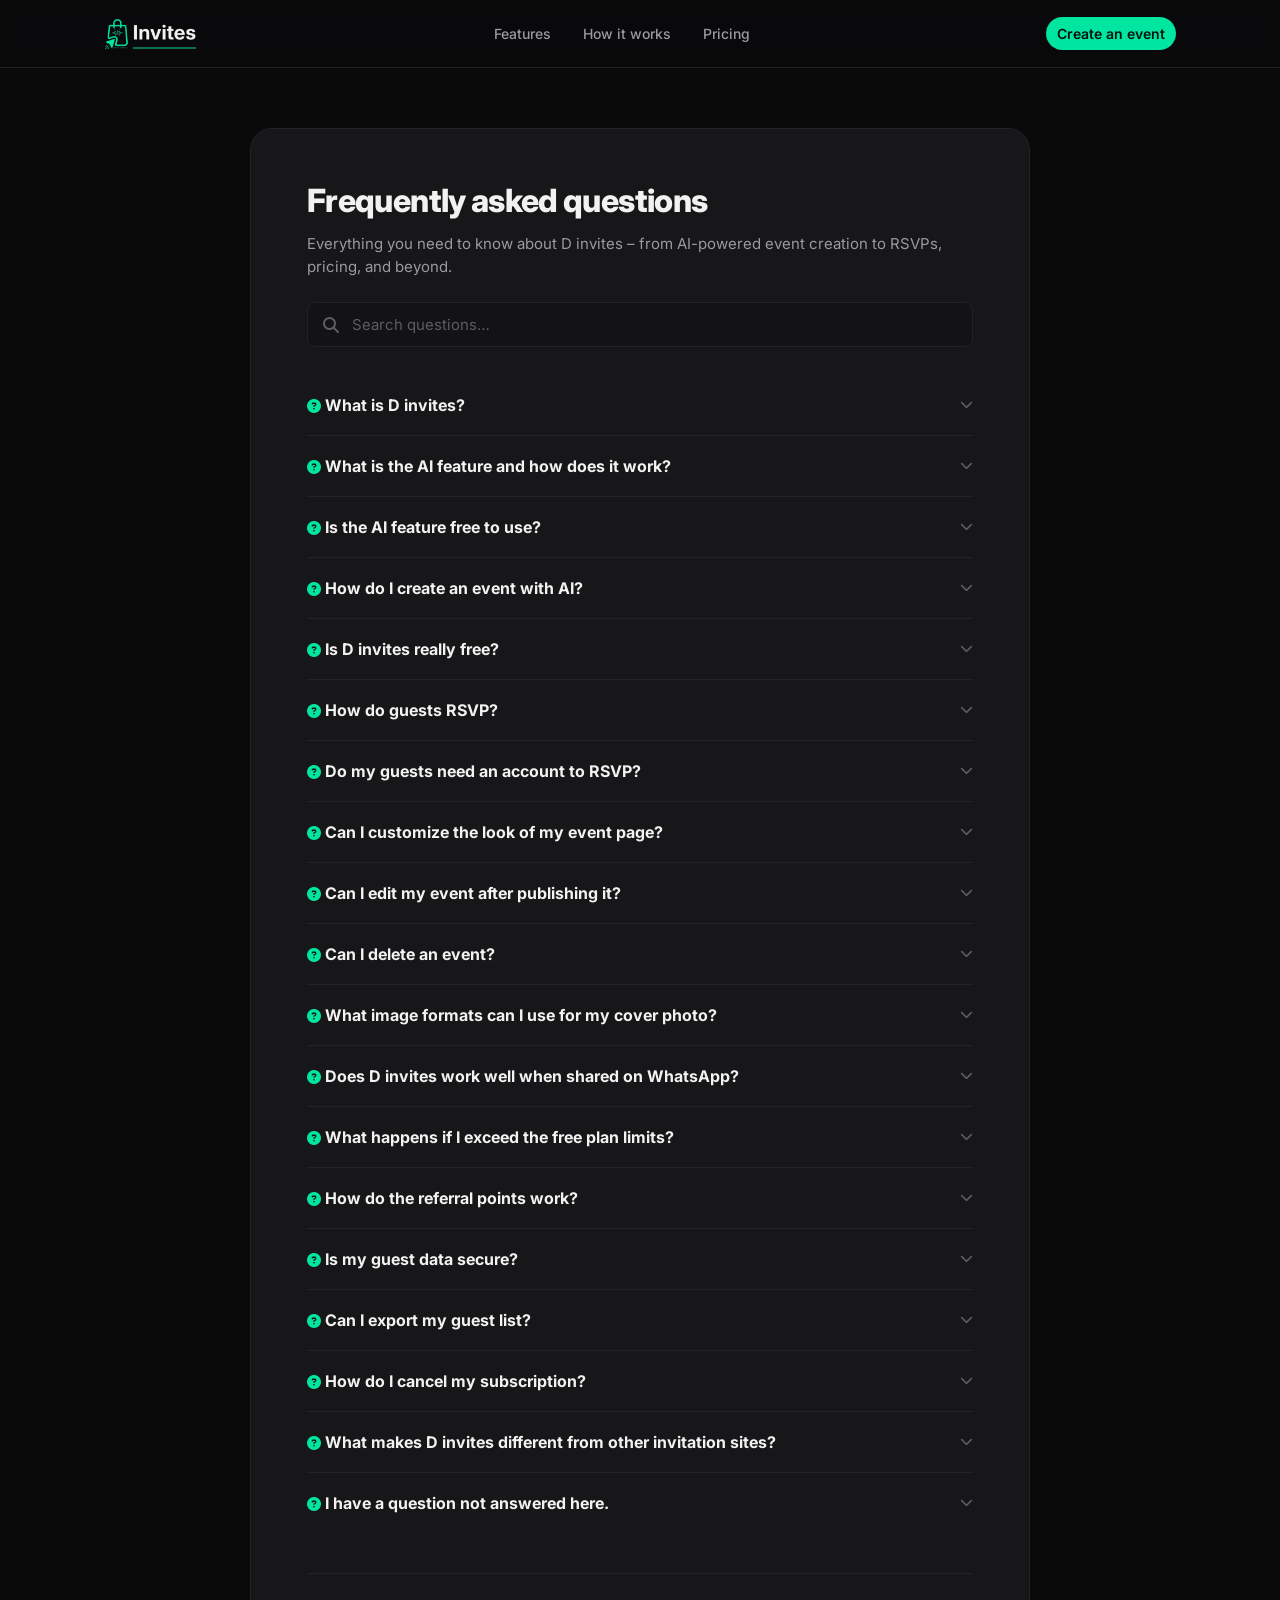
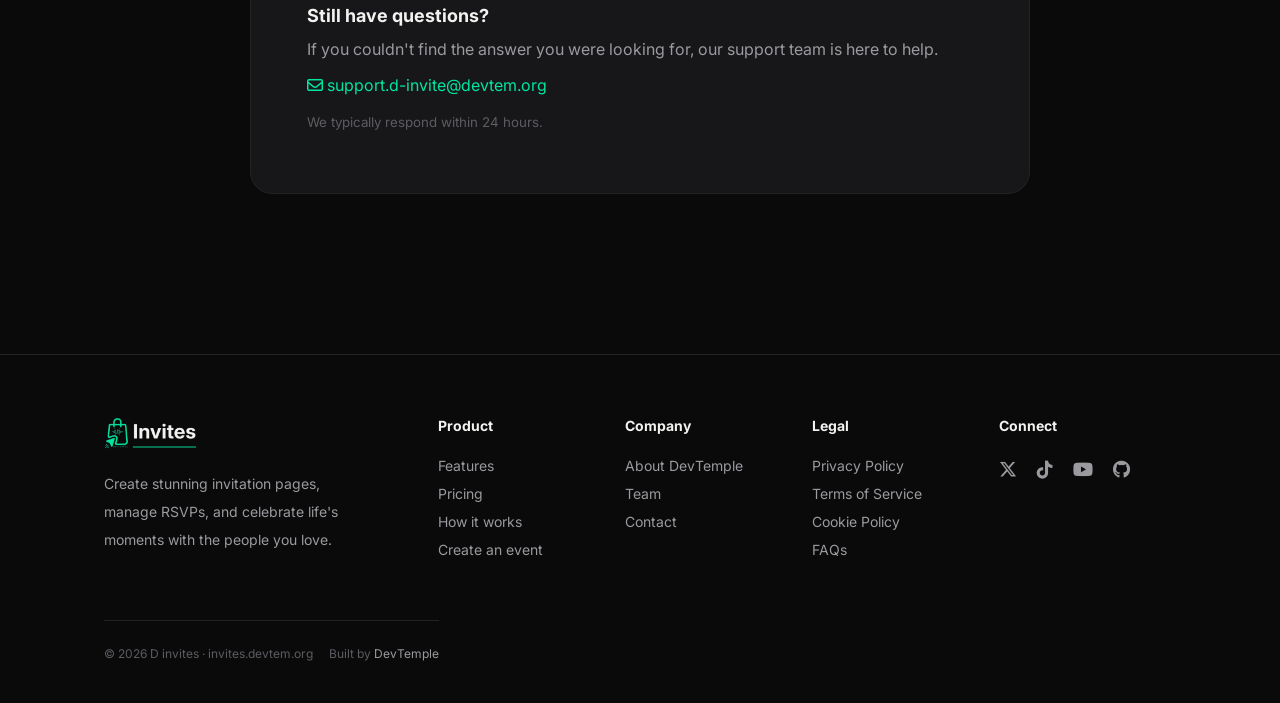
<file: faq.html>
<!DOCTYPE html>
<html lang="en">
<head>
    <meta charset="UTF-8" />
    <meta name="viewport" content="width=device-width, initial-scale=1.0" />

    <!-- ============ PRIMARY SEO ============ -->
    <title>AI-Powered FAQ · D Invites – Event Help</title>
    <meta name="description" content="Find answers about D invites, AI-powered event creation, RSVPs, pricing, referrals, and more. Get started with free AI assistance for your event page." />
    <meta name="keywords" content="D invites FAQ, AI event invitations, AI invitation builder, event RSVP, pricing, referrals, help, support, DevTemple, event platform" />
    <meta name="author" content="DevTemple" />
    <meta name="robots" content="index, follow" />
    <meta name="language" content="English" />
    <meta name="revisit-after" content="7 days" />

    <!-- ============ OPEN GRAPH ============ -->
    <meta property="og:title" content="AI-Powered FAQ · D Invites – Event Help" />
    <meta property="og:description" content="Find answers about D invites, AI-powered event creation, RSVPs, pricing, referrals, and more." />
    <meta property="og:type" content="website" />
    <meta property="og:url" content="https://invites.devtem.org/faq" />
    <meta property="og:site_name" content="D invites" />
    <meta property="og:image" content="https://invites.devtem.org/assets/img/logo.png" />
    <meta property="og:image:width" content="1200" />
    <meta property="og:image:height" content="630" />
    <meta property="og:image:alt" content="D invites – AI-Powered FAQ" />
    <meta property="og:locale" content="en_NG" />

    <!-- ============ TWITTER CARD ============ -->
    <meta name="twitter:card" content="summary_large_image" />
    <meta name="twitter:title" content="AI-Powered FAQ · D Invites" />
    <meta name="twitter:description" content="Find answers about D invites, AI-powered event creation, RSVPs, pricing, referrals, and more." />
    <meta name="twitter:image" content="https://invites.devtem.org/assets/img/logo.png" />
    <meta name="twitter:site" content="@DevtempT12979" />
    <meta name="twitter:creator" content="@DevtempT12979" />

    <!-- ============ CANONICAL ============ -->
    <link rel="canonical" href="https://invites.devtem.org/faq" />

    <!-- ============ FAVICON & THEME ============ -->
    <link rel="icon" type="image/png" href="/assets/img/icon.png" />
    <link rel="apple-touch-icon" href="/assets/img/icon.png" />
    <meta name="theme-color" content="#00E6A0" />
    <meta name="apple-mobile-web-app-capable" content="yes" />
    <meta name="apple-mobile-web-app-status-bar-style" content="black-translucent" />
    <meta name="mobile-web-app-capable" content="yes" />

    <!-- ============ FONTS & STYLES ============ -->
    <link rel="preconnect" href="https://fonts.googleapis.com" />
    <link rel="preconnect" href="https://fonts.gstatic.com" crossorigin />
    <link href="https://fonts.googleapis.com/css2?family=Inter:opsz,wght@14..32,400;14..32,500;14..32,600;14..32,700;14..32,800&display=swap" rel="stylesheet" />
    <link rel="stylesheet" href="https://cdnjs.cloudflare.com/ajax/libs/font-awesome/6.5.2/css/all.min.css" />
    <link rel="stylesheet" href="assets/css/global.css" />

    <!-- ============ JSON‑LD: WebSite ============ -->
    <script type="application/ld+json">
        {
            "@context": "https://schema.org",
            "@type": "WebSite",
            "name": "D invites",
            "url": "https://invites.devtem.org",
            "description": "Create beautiful event invitation pages with AI assistance. Describe your event, let AI fill the form, upload a cover, share a link, and track RSVPs instantly.",
            "potentialAction": {
                "@type": "SearchAction",
                "target": "https://invites.devtem.org/search?q={search_term_string}",
                "query-input": "required name=search_term_string"
            }
        }
    </script>

    <!-- ============ JSON‑LD: Organization ============ -->
    <script type="application/ld+json">
        {
            "@context": "https://schema.org",
            "@type": "Organization",
            "name": "D invites",
            "url": "https://invites.devtem.org",
            "logo": "https://invites.devtem.org/assets/img/logo.png",
            "description": "D invites helps you create stunning event invitation pages with AI, track RSVPs in real time, and manage your guest list – all in one place.",
            "foundingDate": "2026",
            "founder": {
                "@type": "Person",
                "name": "DevTemple Team"
            },
            "sameAs": [
                "https://x.com/DevtempT12979",
                "https://tiktok.com/@devtem.org",
                "https://www.youtube.com/@devtem_org",
                "https://github.com/fscss-ttr"
            ],
            "contactPoint": {
                "@type": "ContactPoint",
                "email": "support.d-invite@devtem.org",
                "contactType": "Customer Support",
                "availableLanguage": ["English"]
            }
        }
    </script>

    <!-- ============ JSON‑LD: BreadcrumbList ============ -->
    <script type="application/ld+json">
        {
            "@context": "https://schema.org",
            "@type": "BreadcrumbList",
            "itemListElement": [
                {
                    "@type": "ListItem",
                    "position": 1,
                    "name": "Home",
                    "item": "https://invites.devtem.org"
                },
                {
                    "@type": "ListItem",
                    "position": 2,
                    "name": "FAQ",
                    "item": "https://invites.devtem.org/faq"
                }
            ]
        }
    </script>

    <!-- ============ JSON‑LD: FAQPage ============ -->
    <script type="application/ld+json">
        {
            "@context": "https://schema.org",
            "@type": "FAQPage",
            "mainEntity": [{
                "@type": "Question",
                "name": "What is D invites?",
                "acceptedAnswer": {
                    "@type": "Answer",
                    "text": "D invites is a platform that lets you create beautiful event invitation pages in minutes. You can share a single link, track RSVPs in real time, and manage your guest list – all from your dashboard."
                }
            }, {
                "@type": "Question",
                "name": "What is the AI feature and how does it work?",
                "acceptedAnswer": {
                    "@type": "Answer",
                    "text": "Our AI feature lets you describe your event in plain English – like 'My sister Amara is marrying Chidi at Grand Palm Gardens, Lekki on 21st November 2026, noon' – and the AI automatically fills the event title, date, venue, and even suggests a story. It's free to use and saves you time."
                }
            }, {
                "@type": "Question",
                "name": "Is the AI feature free to use?",
                "acceptedAnswer": {
                    "@type": "Answer",
                    "text": "Yes. The AI form filler is completely free for all users – no limits, no hidden charges. You can use it as many times as you need."
                }
            }, {
                "@type": "Question",
                "name": "How do I create an event with AI?",
                "acceptedAnswer": {
                    "@type": "Answer",
                    "text": "Simply sign up (it's free), go to your dashboard, and click 'New event'. Then type a short description of your event in the AI box – the AI will fill the title, date, venue, and story for you. Review, tweak if needed, and publish."
                }
            }, {
                "@type": "Question",
                "name": "Is D invites really free?",
                "acceptedAnswer": {
                    "@type": "Answer",
                    "text": "Yes, the Free plan gives you one active event with up to 50 RSVPs – completely free, no credit card required. If you need more events or higher limits, you can upgrade to Pro or Premium from your billing page."
                }
            }, {
                "@type": "Question",
                "name": "How do guests RSVP?",
                "acceptedAnswer": {
                    "@type": "Answer",
                    "text": "Guests simply open your event link, enter their name and phone number (optional), choose whether they're attending, and optionally leave a message. Their response appears instantly on your dashboard under 'Guests & RSVPs'."
                }
            }, {
                "@type": "Question",
                "name": "Do my guests need an account to RSVP?",
                "acceptedAnswer": {
                    "@type": "Answer",
                    "text": "No. Guests never create an account or log in. They open your link, respond, and that's it – the fastest possible path from receiving an invite to confirming their spot."
                }
            }, {
                "@type": "Question",
                "name": "Can I customize the look of my event page?",
                "acceptedAnswer": {
                    "@type": "Answer",
                    "text": "Absolutely. You can upload a cover image, choose from several theme styles (more themes available on Pro and Premium plans), and write your own story. The page is designed to look beautiful on any device."
                }
            }, {
                "@type": "Question",
                "name": "Can I edit my event after publishing it?",
                "acceptedAnswer": {
                    "@type": "Answer",
                    "text": "Yes. Open My Events, click the pencil icon on any event, update the details, and save. Changes appear on your live page immediately – no republishing step."
                }
            }, {
                "@type": "Question",
                "name": "Can I delete an event?",
                "acceptedAnswer": {
                    "@type": "Answer",
                    "text": "Yes. Click the trash icon on any event card in My Events and confirm. This permanently removes the event and all of its RSVPs, so make sure you've exported your guest list first if you'll need it later."
                }
            }, {
                "@type": "Question",
                "name": "What image formats can I use for my cover photo?",
                "acceptedAnswer": {
                    "@type": "Answer",
                    "text": "PNG, JPEG, or WEBP, up to 4MB. Images are hosted separately from your account data, so uploading a cover photo never counts against your plan's event or RSVP limits."
                }
            }, {
                "@type": "Question",
                "name": "Does D invites work well when shared on WhatsApp?",
                "acceptedAnswer": {
                    "@type": "Answer",
                    "text": "Yes, it's built for it. When you paste your event link into WhatsApp, it shows a proper preview with your event's real title, photo, and details – not a generic placeholder."
                }
            }, {
                "@type": "Question",
                "name": "What happens if I exceed the free plan limits?",
                "acceptedAnswer": {
                    "@type": "Answer",
                    "text": "You'll see a notice in your dashboard when you're near the limit. You can either delete an old event to free up space, or upgrade to Pro or Premium to unlock more events and RSVPs."
                }
            }, {
                "@type": "Question",
                "name": "How do the referral points work?",
                "acceptedAnswer": {
                    "@type": "Answer",
                    "text": "You get a unique referral code in your dashboard. When a friend signs up using your code and creates their first event, you earn 50 points and your friend gets 20 points. Points help you level up and unlock perks."
                }
            }, {
                "@type": "Question",
                "name": "Is my guest data secure?",
                "acceptedAnswer": {
                    "@type": "Answer",
                    "text": "Yes. Guest names, phone numbers, and RSVP responses are only visible to you – the event host. We use Supabase's built‑in Row Level Security to keep your data private."
                }
            }, {
                "@type": "Question",
                "name": "Can I export my guest list?",
                "acceptedAnswer": {
                    "@type": "Answer",
                    "text": "Yes, if you're on a Pro or Premium plan. You'll see an 'Export CSV' button on the RSVP page of your dashboard. This downloads a spreadsheet with all guest details."
                }
            }, {
                "@type": "Question",
                "name": "How do I cancel my subscription?",
                "acceptedAnswer": {
                    "@type": "Answer",
                    "text": "You can cancel anytime from your billing page. Your plan will stay active until the end of the current billing period, then downgrade to Free. No hidden fees."
                }
            }, {
                "@type": "Question",
                "name": "What makes D invites different from other invitation sites?",
                "acceptedAnswer": {
                    "@type": "Answer",
                    "text": "Speed, simplicity, and AI. D invites is built minimal on purpose – no heavy page builder, no bloated templates, no unnecessary steps. Plus, our free AI form filler turns your description into a complete event page in seconds."
                }
            }, {
                "@type": "Question",
                "name": "I have a question not answered here.",
                "acceptedAnswer": {
                    "@type": "Answer",
                    "text": "We'd love to help! Reach out to us at support.d-invite@devtem.org, and we'll get back to you within 24 hours."
                }
            }]
        }
    </script>

    <style>
        /* ---------- FAQ page styles ---------- */
        .faq-section {
            padding: 60px 0 80px;
        }
        .faq-card {
            max-width: 780px;
            margin: 0 auto;
            padding: 48px 56px;
            border-radius: var(--radius-lg);
        }
        .faq-card h1 {
            font-size: 32px;
            font-weight: 800;
            letter-spacing: -0.02em;
            margin-bottom: 8px;
        }
        .faq-card .subhead {
            font-size: 15px;
            color: var(--text-secondary);
            margin-bottom: 24px;
        }

        .faq-search {
            margin-bottom: 28px;
            position: relative;
        }
        .faq-search input {
            width: 100%;
            padding: 12px 16px 12px 44px;
            border: 1.5px solid var(--border);
            border-radius: var(--radius-sm);
            background: var(--bg-elevated);
            color: var(--text);
            font-size: 15px;
            font-family: inherit;
            transition: border-color 0.15s, box-shadow 0.15s;
        }
        .faq-search input:focus {
            outline: none;
            border-color: var(--accent);
            box-shadow: 0 0 0 4px var(--accent-soft);
        }
        .faq-search i {
            position: absolute;
            left: 16px;
            top: 50%;
            transform: translateY(-50%);
            color: var(--text-muted);
            font-size: 16px;
        }
        .faq-search .clear-btn {
            position: absolute;
            right: 14px;
            top: 50%;
            transform: translateY(-50%);
            background: none;
            border: none;
            color: var(--text-muted);
            cursor: pointer;
            font-size: 16px;
            display: none;
            padding: 4px;
        }
        .faq-search .clear-btn:hover {
            color: var(--text);
        }
        .faq-search .clear-btn.visible {
            display: block;
        }

        .no-results {
            text-align: center;
            padding: 30px 0;
            color: var(--text-muted);
            display: none;
        }
        .no-results.visible {
            display: block;
        }

        .faq-item {
            padding: 18px 0;
            border-bottom: 1px solid var(--border);
            cursor: pointer;
            transition: background 0.15s;
        }
        .faq-item:last-child {
            border-bottom: none;
        }
        .faq-item:hover {
            background: var(--bg-elevated);
            margin: 0 -8px;
            padding-left: 8px;
            padding-right: 8px;
            border-radius: 6px;
        }
        .faq-item .question {
            font-size: 16px;
            font-weight: 700;
            display: flex;
            justify-content: space-between;
            align-items: center;
            gap: 12px;
            user-select: none;
        }
        .faq-item .question .icon {
            color: var(--accent);
            font-size: 14px;
            flex-shrink: 0;
            transition: transform 0.2s;
        }
        .faq-item .question .arrow {
            color: var(--text-muted);
            transition: transform 0.2s;
            font-size: 13px;
        }
        .faq-item.open .question .arrow {
            transform: rotate(180deg);
        }
        .faq-item .answer {
            font-size: 15px;
            line-height: 1.7;
            color: var(--text-secondary);
            max-height: 0;
            overflow: hidden;
            transition: max-height 0.3s ease, padding 0.3s ease, opacity 0.2s ease;
            opacity: 0;
            padding: 0 0 0 28px;
        }
        .faq-item.open .answer {
            max-height: 800px;
            opacity: 1;
            padding: 12px 0 4px 28px;
        }
        .faq-item .answer a {
            color: var(--accent);
            text-decoration: underline;
        }
        .faq-item .answer a:hover {
            opacity: 0.8;
        }
        .faq-item.hidden {
            display: none;
        }

        .contact-section {
            margin-top: 40px;
            padding-top: 28px;
            border-top: 1px solid var(--border);
        }
        .contact-section h2 {
            font-size: 18px;
            font-weight: 700;
            margin-bottom: 8px;
        }
        .contact-section p {
            color: var(--text-secondary);
            margin-bottom: 12px;
        }
        .contact-section a {
            color: var(--accent);
            text-decoration: none;
        }
        .contact-section a:hover {
            text-decoration: underline;
        }

        @media (max-width: 640px) {
            .faq-card {
                padding: 28px 20px;
            }
            .faq-card h1 {
                font-size: 26px;
            }
            .faq-item .answer {
                padding-left: 0;
            }
            .faq-item.open .answer {
                padding-left: 0;
            }
            .faq-item .question .icon {
                display: none;
            }
        }
    </style>
</head>
<body>

    <!-- ============ NAV ============ -->
    <header class="site-nav">
        <div class="container">
            <a href="/" class="nav-brand">
                <img src="/assets/img/logo.png" alt="D invites – event pages" height="35" />
            </a>
            <nav class="nav-links">
                <a href="/#features">Features</a>
                <a href="/#how">How it works</a>
                <a href="/#pricing">Pricing</a>
            </nav>
            <div class="nav-actions">
                <a href="/dashboard" class="btn btn-primary">Create an event</a>
                <button class="nav-menu-btn" id="nav-menu-btn" aria-label="Menu" aria-expanded="false">
                    <i class="fas fa-regular fa-bars"></i>
                </button>
            </div>
        </div>
        <div class="nav-drawer" id="nav-drawer">
            <a href="/#features">Features</a>
            <a href="/#how">How it works</a>
            <a href="/#pricing">Pricing</a>
            <a href="auth">Log in</a>
            <a href="/dashboard">Create an event</a>
        </div>
    </header>

    <!-- ============ FAQ CONTENT ============ -->
    <section class="faq-section">
        <div class="container">
            <div class="faq-card card">

                <h1>Frequently asked questions</h1>
                <p class="subhead">Everything you need to know about D invites – from AI-powered event creation to RSVPs, pricing, and beyond.</p>

                <!-- Search -->
                <div class="faq-search">
                    <i class="fas fa-regular fa-magnifying-glass"></i>
                    <input type="text" id="faqSearch" placeholder="Search questions…" aria-label="Search FAQ">
                    <button class="clear-btn" id="clearSearch" aria-label="Clear search"><i class="fa-regular fa-xmark"></i></button>
                </div>
                <div class="no-results" id="noResults">No matching questions found. Try different keywords.</div>

                <!-- FAQ Items -->
                <div id="faqList">

                    <div class="faq-item" data-question="What is D invites?">
                        <div class="question">
                            <span><span class="icon"><i class="fas fa-regular fa-circle-question"></i></span> What is D invites?</span>
                            <span class="arrow"><i class="fas fa-regular fa-chevron-down"></i></span>
                        </div>
                        <div class="answer">D invites is a platform that lets you create beautiful event invitation pages in minutes. You can share a single link, track RSVPs in real time, and manage your guest list – all from your dashboard.</div>
                    </div>

                    <div class="faq-item" data-question="What is the AI feature and how does it work?">
                        <div class="question">
                            <span><span class="icon"><i class="fas fa-regular fa-circle-question"></i></span> What is the AI feature and how does it work?</span>
                            <span class="arrow"><i class="fas fa-regular fa-chevron-down"></i></span>
                        </div>
                        <div class="answer">Our AI feature lets you describe your event in plain English – like "My sister Amara is marrying Chidi at Grand Palm Gardens, Lekki on 21st November 2026, noon" – and the AI automatically fills the event title, date, venue, and even suggests a story. It's free to use and saves you time.</div>
                    </div>

                    <div class="faq-item" data-question="Is the AI feature free to use?">
                        <div class="question">
                            <span><span class="icon"><i class="fas fa-regular fa-circle-question"></i></span> Is the AI feature free to use?</span>
                            <span class="arrow"><i class="fas fa-regular fa-chevron-down"></i></span>
                        </div>
                        <div class="answer">Yes. The AI form filler is completely free for all users – no limits, no hidden charges. You can use it as many times as you need.</div>
                    </div>

                    <div class="faq-item" data-question="How do I create an event with AI?">
                        <div class="question">
                            <span><span class="icon"><i class="fas fa-regular fa-circle-question"></i></span> How do I create an event with AI?</span>
                            <span class="arrow"><i class="fas fa-regular fa-chevron-down"></i></span>
                        </div>
                        <div class="answer">Simply sign up (it's free), go to your dashboard, and click "New event". Then type a short description of your event in the AI box – the AI will fill the title, date, venue, and story for you. Review, tweak if needed, and publish.</div>
                    </div>

                    <div class="faq-item" data-question="Is D invites really free?">
                        <div class="question">
                            <span><span class="icon"><i class="fas fa-regular fa-circle-question"></i></span> Is D invites really free?</span>
                            <span class="arrow"><i class="fas fa-regular fa-chevron-down"></i></span>
                        </div>
                        <div class="answer">Yes, the Free plan gives you one active event with up to 50 RSVPs – completely free, no credit card required. If you need more events or higher limits, you can upgrade to Pro or Premium from your billing page.</div>
                    </div>

                    <div class="faq-item" data-question="How do guests RSVP?">
                        <div class="question">
                            <span><span class="icon"><i class="fas fa-regular fa-circle-question"></i></span> How do guests RSVP?</span>
                            <span class="arrow"><i class="fas fa-regular fa-chevron-down"></i></span>
                        </div>
                        <div class="answer">Guests simply open your event link, enter their name and phone number (optional), choose whether they're attending, and optionally leave a message. Their response appears instantly on your dashboard under "Guests &amp; RSVPs".</div>
                    </div>

                    <div class="faq-item" data-question="Do my guests need an account to RSVP?">
                        <div class="question">
                            <span><span class="icon"><i class="fas fa-regular fa-circle-question"></i></span> Do my guests need an account to RSVP?</span>
                            <span class="arrow"><i class="fas fa-regular fa-chevron-down"></i></span>
                        </div>
                        <div class="answer">No. Guests never create an account or log in. They open your link, respond, and that's it – the fastest possible path from receiving an invite to confirming their spot.</div>
                    </div>

                    <div class="faq-item" data-question="Can I customize the look of my event page?">
                        <div class="question">
                            <span><span class="icon"><i class="fas fa-regular fa-circle-question"></i></span> Can I customize the look of my event page?</span>
                            <span class="arrow"><i class="fas fa-regular fa-chevron-down"></i></span>
                        </div>
                        <div class="answer">Absolutely. You can upload a cover image, choose from several theme styles (more themes available on Pro and Premium plans), and write your own story. The page is designed to look beautiful on any device.</div>
                    </div>

                    <div class="faq-item" data-question="Can I edit my event after publishing it?">
                        <div class="question">
                            <span><span class="icon"><i class="fas fa-regular fa-circle-question"></i></span> Can I edit my event after publishing it?</span>
                            <span class="arrow"><i class="fas fa-regular fa-chevron-down"></i></span>
                        </div>
                        <div class="answer">Yes. Open My Events, click the pencil icon on any event, update the details, and save. Changes appear on your live page immediately – no republishing step.</div>
                    </div>

                    <div class="faq-item" data-question="Can I delete an event?">
                        <div class="question">
                            <span><span class="icon"><i class="fas fa-regular fa-circle-question"></i></span> Can I delete an event?</span>
                            <span class="arrow"><i class="fas fa-regular fa-chevron-down"></i></span>
                        </div>
                        <div class="answer">Yes. Click the trash icon on any event card in My Events and confirm. This permanently removes the event and all of its RSVPs, so make sure you've exported your guest list first if you'll need it later.</div>
                    </div>

                    <div class="faq-item" data-question="What image formats can I use for my cover photo?">
                        <div class="question">
                            <span><span class="icon"><i class="fas fa-regular fa-circle-question"></i></span> What image formats can I use for my cover photo?</span>
                            <span class="arrow"><i class="fas fa-regular fa-chevron-down"></i></span>
                        </div>
                        <div class="answer">PNG, JPEG, or WEBP, up to 4MB. Images are hosted separately from your account data, so uploading a cover photo never counts against your plan's event or RSVP limits.</div>
                    </div>

                    <div class="faq-item" data-question="Does D invites work well when shared on WhatsApp?">
                        <div class="question">
                            <span><span class="icon"><i class="fas fa-regular fa-circle-question"></i></span> Does D invites work well when shared on WhatsApp?</span>
                            <span class="arrow"><i class="fas fa-regular fa-chevron-down"></i></span>
                        </div>
                        <div class="answer">Yes, it's built for it. When you paste your event link into WhatsApp, it shows a proper preview with your event's real title, photo, and details – not a generic placeholder.</div>
                    </div>

                    <div class="faq-item" data-question="What happens if I exceed the free plan limits?">
                        <div class="question">
                            <span><span class="icon"><i class="fas fa-regular fa-circle-question"></i></span> What happens if I exceed the free plan limits?</span>
                            <span class="arrow"><i class="fas fa-regular fa-chevron-down"></i></span>
                        </div>
                        <div class="answer">You'll see a notice in your dashboard when you're near the limit. You can either delete an old event to free up space, or upgrade to Pro or Premium to unlock more events and RSVPs.</div>
                    </div>

                    <div class="faq-item" data-question="How do the referral points work?">
                        <div class="question">
                            <span><span class="icon"><i class="fas fa-regular fa-circle-question"></i></span> How do the referral points work?</span>
                            <span class="arrow"><i class="fas fa-regular fa-chevron-down"></i></span>
                        </div>
                        <div class="answer">You get a unique referral code in your dashboard. When a friend signs up using your code and creates their first event, you earn 50 points and your friend gets 20 points. Points help you level up and unlock perks.</div>
                    </div>

                    <div class="faq-item" data-question="Is my guest data secure?">
                        <div class="question">
                            <span><span class="icon"><i class="fas fa-regular fa-circle-question"></i></span> Is my guest data secure?</span>
                            <span class="arrow"><i class="fas fa-regular fa-chevron-down"></i></span>
                        </div>
                        <div class="answer">Yes. Guest names, phone numbers, and RSVP responses are only visible to you – the event host. We use Supabase's built‑in Row Level Security to keep your data private.</div>
                    </div>

                    <div class="faq-item" data-question="Can I export my guest list?">
                        <div class="question">
                            <span><span class="icon"><i class="fas fa-regular fa-circle-question"></i></span> Can I export my guest list?</span>
                            <span class="arrow"><i class="fas fa-regular fa-chevron-down"></i></span>
                        </div>
                        <div class="answer">Yes, if you're on a Pro or Premium plan. You'll see an "Export CSV" button on the RSVP page of your dashboard. This downloads a spreadsheet with all guest details.</div>
                    </div>

                    <div class="faq-item" data-question="How do I cancel my subscription?">
                        <div class="question">
                            <span><span class="icon"><i class="fas fa-regular fa-circle-question"></i></span> How do I cancel my subscription?</span>
                            <span class="arrow"><i class="fas fa-regular fa-chevron-down"></i></span>
                        </div>
                        <div class="answer">You can cancel anytime from your billing page. Your plan will stay active until the end of the current billing period, then downgrade to Free. No hidden fees.</div>
                    </div>

                    <div class="faq-item" data-question="What makes D invites different from other invitation sites?">
                        <div class="question">
                            <span><span class="icon"><i class="fas fa-regular fa-circle-question"></i></span> What makes D invites different from other invitation sites?</span>
                            <span class="arrow"><i class="fas fa-regular fa-chevron-down"></i></span>
                        </div>
                        <div class="answer">Speed, simplicity, and AI. D invites is built minimal on purpose – no heavy page builder, no bloated templates, no unnecessary steps. Plus, our free AI form filler turns your description into a complete event page in seconds.</div>
                    </div>

                    <div class="faq-item" data-question="I have a question not answered here.">
                        <div class="question">
                            <span><span class="icon"><i class="fas fa-regular fa-circle-question"></i></span> I have a question not answered here.</span>
                            <span class="arrow"><i class="fas fa-regular fa-chevron-down"></i></span>
                        </div>
                        <div class="answer">We'd love to help! Reach out to us at <a href="mailto:support.d-invite@devtem.org">support.d-invite@devtem.org</a>, and we'll get back to you within 24 hours.</div>
                    </div>

                </div>

                <!-- Contact -->
                <div class="contact-section">
                    <h2>Still have questions?</h2>
                    <p>If you couldn't find the answer you were looking for, our support team is here to help.</p>
                    <p><a href="mailto:support.d-invite@devtem.org"><i class="fa-regular fa-envelope"></i> support.d-invite@devtem.org</a></p>
                    <p><small class="text-muted">We typically respond within 24 hours.</small></p>
                </div>

            </div>
        </div>
    </section>

    <!-- ============ FOOTER ============ -->
    <footer class="site-footer">
        <!-- Footer injected by global.js -->
    </footer>

    <!-- ============ SCRIPTS ============ -->
    <script src="assets/js/global.js"></script>
    <script>
        (function() {
            'use strict';

            const items = document.querySelectorAll('.faq-item');
            items.forEach(item => {
                const question = item.querySelector('.question');
                question.addEventListener('click', function(e) {
                    const isOpen = item.classList.contains('open');
                    items.forEach(other => {
                        if (other !== item) other.classList.remove('open');
                    });
                    if (!isOpen) {
                        item.classList.add('open');
                    }
                });
            });

            const searchInput = document.getElementById('faqSearch');
            const clearBtn = document.getElementById('clearSearch');
            const noResults = document.getElementById('noResults');

            function filterFAQ() {
                const query = searchInput.value.trim().toLowerCase();
                let found = false;

                items.forEach(item => {
                    const questionText = item.getAttribute('data-question') || '';
                    const answerText = item.querySelector('.answer')?.textContent?.toLowerCase() || '';
                    const matches = query === '' || questionText.toLowerCase().includes(query) || answerText.includes(query);
                    item.classList.toggle('hidden', !matches);
                    if (matches) found = true;
                });

                noResults.classList.toggle('visible', query !== '' && !found);
                clearBtn.classList.toggle('visible', query.length > 0);
            }

            searchInput.addEventListener('input', filterFAQ);
            clearBtn.addEventListener('click', function() {
                searchInput.value = '';
                filterFAQ();
                searchInput.focus();
            });

            if (window.location.hash) {
                const targetId = window.location.hash.slice(1);
                const targetItem = document.querySelector(`.faq-item[data-question="${targetId}"]`) ||
                    document.querySelector(`.faq-item[data-question*="${targetId}"]`);
                if (targetItem) {
                    items.forEach(other => other.classList.remove('open'));
                    targetItem.classList.add('open');
                    setTimeout(() => {
                        targetItem.scrollIntoView({ behavior: 'smooth', block: 'center' });
                    }, 200);
                }
            }

        })();
    </script>
</body>
</html>
</file>
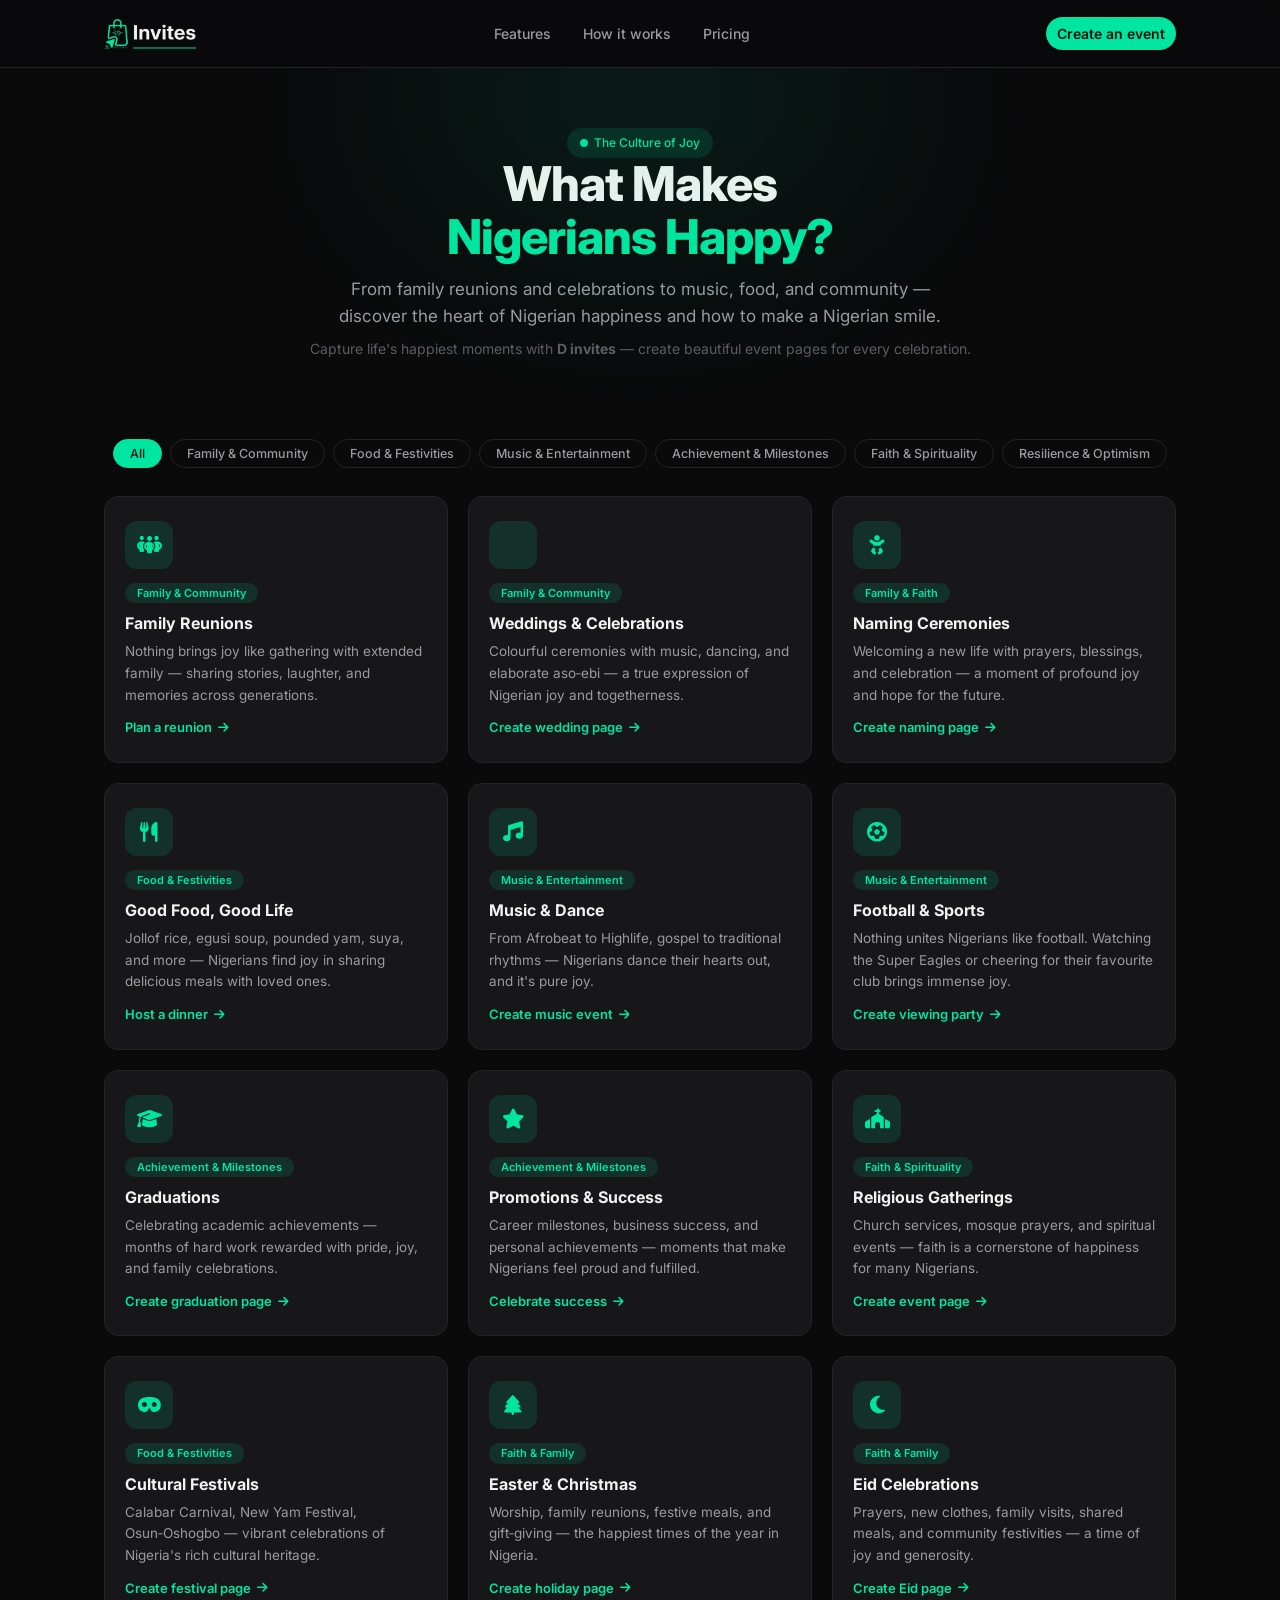
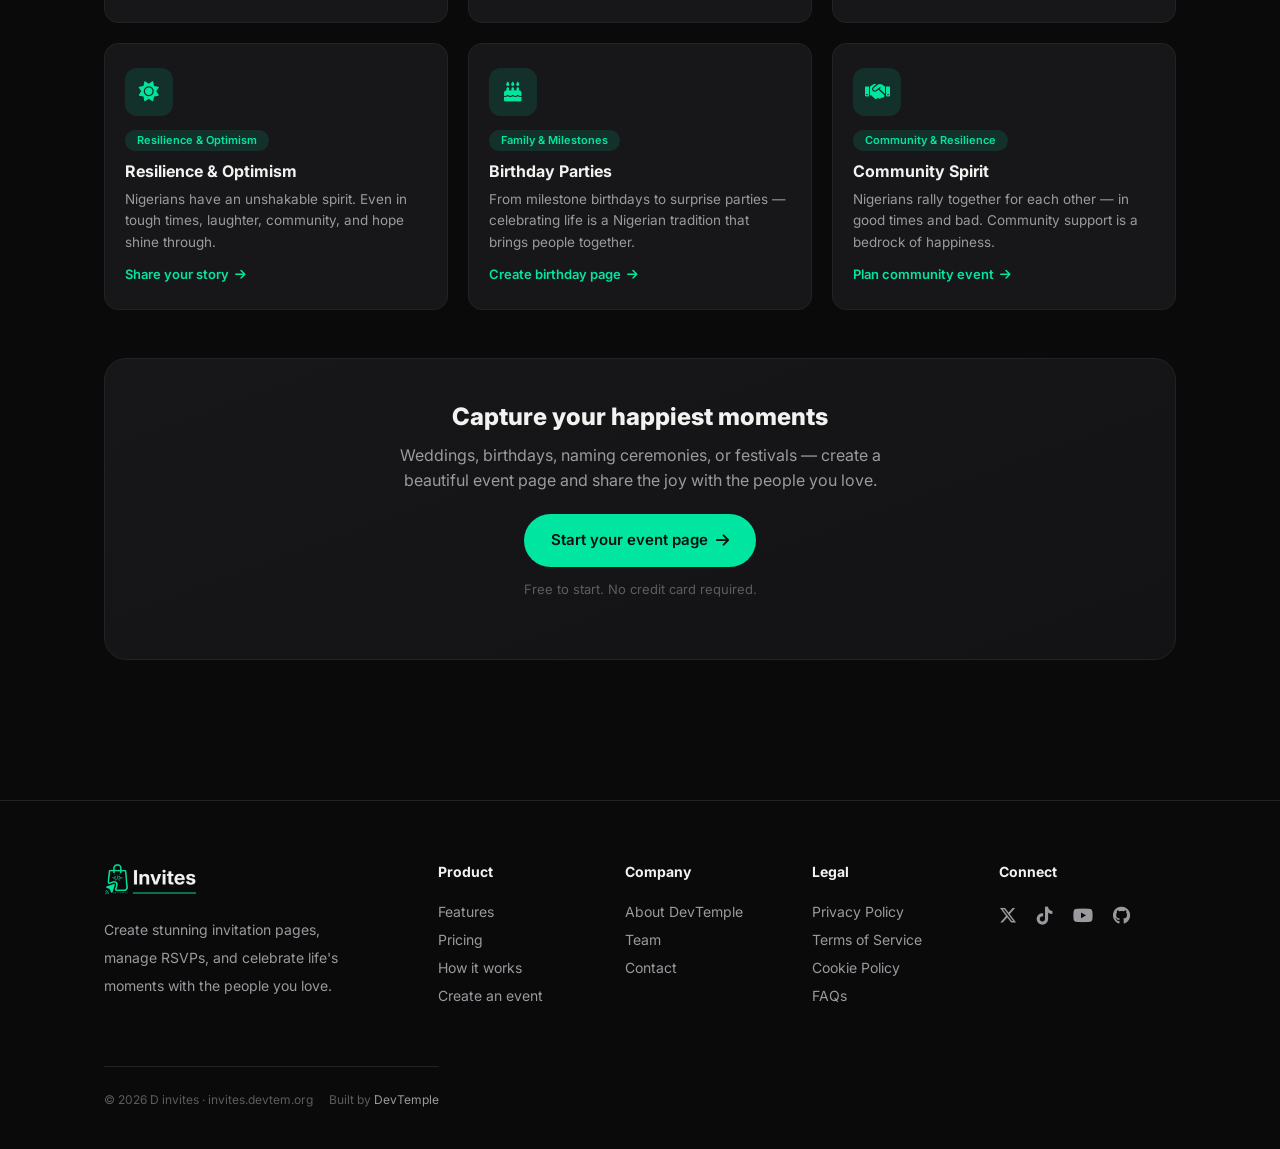
<file: nigerian-happiness.html>
<!DOCTYPE html>
<html lang="en">
<head>
    <meta charset="UTF-8">
    <meta name="viewport" content="width=device-width, initial-scale=1.0">

    <!-- ============ PRIMARY SEO ============ -->
    <title>What Makes Nigerians Happy? · The Culture of Joy · D Invites</title>
    <meta name="description" content="Discover what makes Nigerians happy – from family reunions and celebrations to music, food, and community. Learn how to make a Nigerian happy and capture life's best moments with D invites.">
    <meta name="keywords" content="Nigerian happiness, what makes Nigerians happy, Nigerian habits, Nigerian culture, joy in Nigeria, Nigerian celebrations, family, food, music, community, D invites, event invitations Nigeria">
    <meta name="author" content="DevTemple">
    <meta name="robots" content="index, follow">
    <meta name="language" content="English">
    <meta name="revisit-after" content="7 days">

    <!-- ============ OPEN GRAPH ============ -->
    <meta property="og:title" content="What Makes Nigerians Happy? · The Culture of Joy · D Invites">
    <meta property="og:description" content="Discover what makes Nigerians happy – from family reunions and celebrations to music, food, and community. Learn how to make a Nigerian happy.">
    <meta property="og:type" content="website">
    <meta property="og:url" content="https://invites.devtem.org/nigerian-happiness">
    <meta property="og:site_name" content="D invites">
    <meta property="og:image" content="https://invites.devtem.org/assets/img/nigerian-happiness.jpg">
    <meta property="og:image:width" content="1200">
    <meta property="og:image:height" content="630">
    <meta property="og:image:alt" content="What Makes Nigerians Happy – D invites">
    <meta property="og:locale" content="en_NG">

    <!-- ============ TWITTER CARD ============ -->
    <meta name="twitter:card" content="summary_large_image">
    <meta name="twitter:title" content="What Makes Nigerians Happy? · The Culture of Joy · D invites">
    <meta name="twitter:description" content="Discover what makes Nigerians happy – from family reunions and celebrations to music, food, and community.">
    <meta name="twitter:image" content="https://invites.devtem.org/assets/img/nigerian-happiness.jpg">
    <meta name="twitter:site" content="@DevtempT12979">
    <meta name="twitter:creator" content="@DevtempT12979">

    <!-- ============ CANONICAL ============ -->
    <link rel="canonical" href="https://invites.devtem.org/nigerian-happiness">

    <!-- ============ FAVICON & THEME ============ -->
    <link rel="icon" type="image/png" href="/assets/img/icon.png">
    <link rel="apple-touch-icon" href="/assets/img/icon.png">
    <meta name="theme-color" content="#00E6A0">
    <meta name="apple-mobile-web-app-capable" content="yes">
    <meta name="apple-mobile-web-app-status-bar-style" content="black-translucent">

    <!-- ============ FONTS & STYLES ============ -->
    <link rel="preconnect" href="https://fonts.googleapis.com">
    <link rel="preconnect" href="https://fonts.gstatic.com" crossorigin>
    <link href="https://fonts.googleapis.com/css2?family=Inter:opsz,wght@14..32,400;14..32,500;14..32,600;14..32,700;14..32,800&family=Fraunces:opsz,wght@9..144,300;9..144,500;9..144,600&display=swap" rel="stylesheet">
    <link rel="stylesheet" href="https://cdnjs.cloudflare.com/ajax/libs/font-awesome/6.5.2/css/all.min.css">
    <link rel="stylesheet" href="assets/css/global.css">

    <!-- ============ JSON‑LD: WebSite ============ -->
    <script type="application/ld+json">
        {
            "@context": "https://schema.org",
            "@type": "WebSite",
            "name": "D invites",
            "url": "https://invites.devtem.org",
            "description": "Create beautiful event invitation pages, manage RSVPs, and celebrate life's moments with the people you love."
        }
    </script>

    <!-- ============ JSON‑LD: Organization ============ -->
    <script type="application/ld+json">
        {
            "@context": "https://schema.org",
            "@type": "Organization",
            "name": "D invites",
            "url": "https://invites.devtem.org",
            "logo": "https://invites.devtem.org/assets/img/logo.png",
            "sameAs": [
                "https://x.com/DevtempT12979",
                "https://tiktok.com/@devtem.org",
                "https://www.youtube.com/@devtem_org",
                "https://github.com/fscss-ttr"
            ]
        }
    </script>

    <!-- ============ JSON‑LD: BreadcrumbList ============ -->
    <script type="application/ld+json">
        {
            "@context": "https://schema.org",
            "@type": "BreadcrumbList",
            "itemListElement": [
                { "@type": "ListItem", "position": 1, "name": "Home", "item": "https://invites.devtem.org" },
                { "@type": "ListItem", "position": 2, "name": "Nigerian Happiness", "item": "https://invites.devtem.org/nigerian-happiness" }
            ]
        }
    </script>

    <style>
        /* ---------- Page-only styles ---------- */
        .happiness-hero {
            padding: 60px 0 40px;
            text-align: center;
            position: relative;
            overflow: hidden;
        }
        .happiness-hero::before {
            content: '';
            position: absolute;
            top: -120px;
            left: 50%;
            transform: translateX(-50%);
            width: 500px;
            height: 300px;
            background: var(--accent);
            opacity: .08;
            filter: blur(100px);
            border-radius: 50%;
            pointer-events: none;
        }
        .happiness-hero h1 {
            font-size: clamp(30px, 5vw, 48px);
            font-weight: 800;
            letter-spacing: -0.02em;
            line-height: 1.1;
            margin-bottom: 12px;
        }
        .happiness-hero h1 .accent {
            color: var(--accent);
        }
        .happiness-hero .sub {
            font-size: 17px;
            color: var(--text-secondary);
            max-width: 650px;
            margin: 0 auto 8px;
            line-height: 1.6;
        }

        .happiness-section {
            padding: 40px 0 60px;
        }

        .happiness-grid {
            display: grid;
            grid-template-columns: repeat(auto-fill, minmax(280px, 1fr));
            gap: 20px;
        }

        .happiness-card {
            padding: 24px 20px;
            border-radius: var(--radius-md);
            border: 1px solid var(--border);
            background: var(--bg-card);
            transition: all 0.2s;
            display: flex;
            flex-direction: column;
        }
        .happiness-card:hover {
            border-color: var(--accent);
            transform: translateY(-4px);
            box-shadow: 0 8px 30px rgba(0, 0, 0, 0.08);
        }
        .happiness-card .icon-wrap {
            width: 48px;
            height: 48px;
            border-radius: 12px;
            background: var(--accent-soft);
            display: flex;
            align-items: center;
            justify-content: center;
            color: var(--accent);
            font-size: 20px;
            margin-bottom: 14px;
            flex-shrink: 0;
        }
        .happiness-card h3 {
            font-size: 16px;
            font-weight: 700;
            margin-bottom: 6px;
            color: var(--text);
        }
        .happiness-card .tag {
            font-size: 11px;
            font-weight: 600;
            color: var(--accent);
            background: var(--accent-soft);
            padding: 2px 12px;
            border-radius: 99px;
            display: inline-block;
            margin-bottom: 8px;
            width: fit-content;
        }
        .happiness-card p {
            font-size: 13.5px;
            color: var(--text-secondary);
            line-height: 1.6;
            flex: 1;
        }
        .happiness-card .cta-link {
            margin-top: 12px;
            font-size: 13px;
            font-weight: 600;
            color: var(--accent);
            display: flex;
            align-items: center;
            gap: 6px;
        }
        .happiness-card .cta-link i {
            font-size: 12px;
            transition: transform 0.15s;
        }
        .happiness-card:hover .cta-link i {
            transform: translateX(4px);
        }

        .featured-section {
            margin-top: 48px;
            padding: 40px 32px;
            border-radius: var(--radius-lg);
            background: linear-gradient(160deg, var(--bg-card), var(--bg-elevated));
            border: 1px solid var(--border);
            text-align: center;
        }
        .featured-section h2 {
            font-size: 24px;
            font-weight: 800;
            margin-bottom: 8px;
        }
        .featured-section p {
            color: var(--text-secondary);
            max-width: 500px;
            margin: 0 auto 20px;
            line-height: 1.6;
        }

        @media (max-width: 640px) {
            .happiness-hero { padding: 40px 0 24px; }
            .happiness-grid { grid-template-columns: 1fr; }
            .featured-section { padding: 28px 18px; }
        }

        /* Filter chips */
        .filter-chips {
            display: flex;
            flex-wrap: wrap;
            gap: 8px;
            margin-bottom: 28px;
            justify-content: center;
        }
        .filter-chip {
            padding: 6px 16px;
            border-radius: 99px;
            border: 1px solid var(--border);
            background: transparent;
            color: var(--text-secondary);
            font-size: 12.5px;
            font-weight: 500;
            cursor: pointer;
            transition: all 0.15s;
            font-family: inherit;
        }
        .filter-chip:hover {
            border-color: var(--accent);
            color: var(--text);
        }
        .filter-chip.active {
            background: var(--accent);
            color: var(--accent-text);
            border-color: var(--accent);
        }
    </style>
</head>
<body>

    <!-- ============ NAV ============ -->
    <header class="site-nav">
        <div class="container">
            <a href="/" class="nav-brand">
                <img src="/assets/img/logo.png" alt="D invites – event pages" height="35">
            </a>
            <nav class="nav-links">
                <a href="/#features">Features</a>
                <a href="/#how">How it works</a>
                <a href="/#pricing">Pricing</a>
            </nav>
            <div class="nav-actions">
                <a href="/dashboard" class="btn btn-primary">Create an event</a>
                <button class="nav-menu-btn" id="nav-menu-btn" aria-label="Menu" aria-expanded="false">
                    <i class="fas fa-regular fa-bars"></i>
                </button>
            </div>
        </div>
        <div class="nav-drawer" id="nav-drawer">
            <a href="/#features">Features</a>
            <a href="/#how">How it works</a>
            <a href="/#pricing">Pricing</a>
            <a href="/dashboard">Log in</a>
            <a href="/dashboard">Create an event</a>
        </div>
    </header>

    <!-- ============ HERO ============ -->
    <section class="happiness-hero">
        <div class="container">
            <span class="badge badge-accent"><i class="fa-solid fa-circle" style="font-size:8px;"></i> The Culture of Joy</span>
            <h1>What Makes <br><span class="accent">Nigerians Happy?</span></h1>
            <p class="sub">From family reunions and celebrations to music, food, and community — discover the heart of Nigerian happiness and how to make a Nigerian smile.</p>
            <p style="font-size:14px; color:var(--text-muted);">Capture life's happiest moments with <strong>D invites</strong> — create beautiful event pages for every celebration.</p>
        </div>
    </section>

    <!-- ============ MAIN CONTENT ============ -->
    <section class="happiness-section">
        <div class="container">

            <!-- Filter Chips -->
            <div class="filter-chips" id="filterChips">
                <button class="filter-chip active" data-filter="all">All</button>
                <button class="filter-chip" data-filter="family">Family &amp; Community</button>
                <button class="filter-chip" data-filter="food">Food &amp; Festivities</button>
                <button class="filter-chip" data-filter="music">Music &amp; Entertainment</button>
                <button class="filter-chip" data-filter="achievement">Achievement &amp; Milestones</button>
                <button class="filter-chip" data-filter="faith">Faith &amp; Spirituality</button>
                <button class="filter-chip" data-filter="resilience">Resilience &amp; Optimism</button>
            </div>

            <!-- Happiness Grid -->
            <div class="happiness-grid" id="happinessGrid">

                <!-- 1. Family Reunions -->
                <div class="happiness-card" data-category="family">
                    <div class="icon-wrap"><i class="fa-solid fa-people-group"></i></div>
                    <span class="tag">Family &amp; Community</span>
                    <h3>Family Reunions</h3>
                    <p>Nothing brings joy like gathering with extended family — sharing stories, laughter, and memories across generations.</p>
                    <span class="cta-link">Plan a reunion <i class="fa-solid fa-arrow-right"></i></span>
                </div>

                <!-- 2. Weddings & Celebrations -->
                <div class="happiness-card" data-category="family">
                    <div class="icon-wrap"><i class="fa-solid fa-rings"></i></div>
                    <span class="tag">Family &amp; Community</span>
                    <h3>Weddings &amp; Celebrations</h3>
                    <p>Colourful ceremonies with music, dancing, and elaborate aso‑ebi — a true expression of Nigerian joy and togetherness.</p>
                    <span class="cta-link">Create wedding page <i class="fa-solid fa-arrow-right"></i></span>
                </div>

                <!-- 3. Naming Ceremonies -->
                <div class="happiness-card" data-category="family faith">
                    <div class="icon-wrap"><i class="fa-solid fa-baby"></i></div>
                    <span class="tag">Family &amp; Faith</span>
                    <h3>Naming Ceremonies</h3>
                    <p>Welcoming a new life with prayers, blessings, and celebration — a moment of profound joy and hope for the future.</p>
                    <span class="cta-link">Create naming page <i class="fa-solid fa-arrow-right"></i></span>
                </div>

                <!-- 4. Good Food -->
                <div class="happiness-card" data-category="food">
                    <div class="icon-wrap"><i class="fa-solid fa-utensils"></i></div>
                    <span class="tag">Food &amp; Festivities</span>
                    <h3>Good Food, Good Life</h3>
                    <p>Jollof rice, egusi soup, pounded yam, suya, and more — Nigerians find joy in sharing delicious meals with loved ones.</p>
                    <span class="cta-link">Host a dinner <i class="fa-solid fa-arrow-right"></i></span>
                </div>

                <!-- 5. Music & Dance -->
                <div class="happiness-card" data-category="music">
                    <div class="icon-wrap"><i class="fa-solid fa-music"></i></div>
                    <span class="tag">Music &amp; Entertainment</span>
                    <h3>Music &amp; Dance</h3>
                    <p>From Afrobeat to Highlife, gospel to traditional rhythms — Nigerians dance their hearts out, and it's pure joy.</p>
                    <span class="cta-link">Create music event <i class="fa-solid fa-arrow-right"></i></span>
                </div>

                <!-- 6. Football / Sports -->
                <div class="happiness-card" data-category="music">
                    <div class="icon-wrap"><i class="fa-solid fa-futbol"></i></div>
                    <span class="tag">Music &amp; Entertainment</span>
                    <h3>Football &amp; Sports</h3>
                    <p>Nothing unites Nigerians like football. Watching the Super Eagles or cheering for their favourite club brings immense joy.</p>
                    <span class="cta-link">Create viewing party <i class="fa-solid fa-arrow-right"></i></span>
                </div>

                <!-- 7. Graduations -->
                <div class="happiness-card" data-category="achievement">
                    <div class="icon-wrap"><i class="fa-solid fa-graduation-cap"></i></div>
                    <span class="tag">Achievement &amp; Milestones</span>
                    <h3>Graduations</h3>
                    <p>Celebrating academic achievements — months of hard work rewarded with pride, joy, and family celebrations.</p>
                    <span class="cta-link">Create graduation page <i class="fa-solid fa-arrow-right"></i></span>
                </div>

                <!-- 8. Promotions & Success -->
                <div class="happiness-card" data-category="achievement">
                    <div class="icon-wrap"><i class="fa-solid fa-star"></i></div>
                    <span class="tag">Achievement &amp; Milestones</span>
                    <h3>Promotions &amp; Success</h3>
                    <p>Career milestones, business success, and personal achievements — moments that make Nigerians feel proud and fulfilled.</p>
                    <span class="cta-link">Celebrate success <i class="fa-solid fa-arrow-right"></i></span>
                </div>

                <!-- 9. Religious Gatherings -->
                <div class="happiness-card" data-category="faith">
                    <div class="icon-wrap"><i class="fa-solid fa-church"></i></div>
                    <span class="tag">Faith &amp; Spirituality</span>
                    <h3>Religious Gatherings</h3>
                    <p>Church services, mosque prayers, and spiritual events — faith is a cornerstone of happiness for many Nigerians.</p>
                    <span class="cta-link">Create event page <i class="fa-solid fa-arrow-right"></i></span>
                </div>

                <!-- 10. Festivals -->
                <div class="happiness-card" data-category="food music">
                    <div class="icon-wrap"><i class="fa-solid fa-mask"></i></div>
                    <span class="tag">Food &amp; Festivities</span>
                    <h3>Cultural Festivals</h3>
                    <p>Calabar Carnival, New Yam Festival, Osun‑Oshogbo — vibrant celebrations of Nigeria's rich cultural heritage.</p>
                    <span class="cta-link">Create festival page <i class="fa-solid fa-arrow-right"></i></span>
                </div>

                <!-- 11. Easter & Christmas -->
                <div class="happiness-card" data-category="faith family">
                    <div class="icon-wrap"><i class="fa-solid fa-tree"></i></div>
                    <span class="tag">Faith &amp; Family</span>
                    <h3>Easter &amp; Christmas</h3>
                    <p>Worship, family reunions, festive meals, and gift‑giving — the happiest times of the year in Nigeria.</p>
                    <span class="cta-link">Create holiday page <i class="fa-solid fa-arrow-right"></i></span>
                </div>

                <!-- 12. Eid Celebrations -->
                <div class="happiness-card" data-category="faith family">
                    <div class="icon-wrap"><i class="fa-solid fa-moon"></i></div>
                    <span class="tag">Faith &amp; Family</span>
                    <h3>Eid Celebrations</h3>
                    <p>Prayers, new clothes, family visits, shared meals, and community festivities — a time of joy and generosity.</p>
                    <span class="cta-link">Create Eid page <i class="fa-solid fa-arrow-right"></i></span>
                </div>

                <!-- 13. Resilience & Optimism -->
                <div class="happiness-card" data-category="resilience">
                    <div class="icon-wrap"><i class="fa-solid fa-sun"></i></div>
                    <span class="tag">Resilience &amp; Optimism</span>
                    <h3>Resilience &amp; Optimism</h3>
                    <p>Nigerians have an unshakable spirit. Even in tough times, laughter, community, and hope shine through.</p>
                    <span class="cta-link">Share your story <i class="fa-solid fa-arrow-right"></i></span>
                </div>

                <!-- 14. Birthday Parties -->
                <div class="happiness-card" data-category="family achievement">
                    <div class="icon-wrap"><i class="fa-solid fa-cake"></i></div>
                    <span class="tag">Family &amp; Milestones</span>
                    <h3>Birthday Parties</h3>
                    <p>From milestone birthdays to surprise parties — celebrating life is a Nigerian tradition that brings people together.</p>
                    <span class="cta-link">Create birthday page <i class="fa-solid fa-arrow-right"></i></span>
                </div>

                <!-- 15. Community Spirit -->
                <div class="happiness-card" data-category="family resilience">
                    <div class="icon-wrap"><i class="fa-solid fa-handshake"></i></div>
                    <span class="tag">Community &amp; Resilience</span>
                    <h3>Community Spirit</h3>
                    <p>Nigerians rally together for each other — in good times and bad. Community support is a bedrock of happiness.</p>
                    <span class="cta-link">Plan community event <i class="fa-solid fa-arrow-right"></i></span>
                </div>

            </div>

            <!-- Featured CTA -->
            <div class="featured-section">
                <h2>Capture your happiest moments</h2>
                <p>Weddings, birthdays, naming ceremonies, or festivals — create a beautiful event page and share the joy with the people you love.</p>
                <a href="/dashboard" class="btn btn-primary btn-lg">Start your event page <i class="fa-solid fa-arrow-right"></i></a>
                <p style="margin-top:12px; font-size:13px; color:var(--text-muted);">Free to start. No credit card required.</p>
            </div>

        </div>
    </section>

    <!-- ============ FOOTER ============ -->
    <footer class="site-footer">
        <div class="container">
            <div class="footer-grid">
                <div class="footer-col">
                    <a href="/" class="nav-brand" style="margin-bottom:12px; display:inline-flex;">
                        <img src="/assets/img/logo.png" alt="D invites – event pages" height="35">
                    </a>
                    <p class="footer-brand-tagline">
                        Create stunning invitation pages, manage RSVPs, and celebrate life's moments with the people you love.
                    </p>
                </div>
                <div class="footer-col">
                    <h4>Product</h4>
                    <a href="/#features">Features</a>
                    <a href="/#pricing">Pricing</a>
                    <a href="/#how">How it works</a>
                    <a href="/dashboard">Create an event</a>
                </div>
                <div class="footer-col">
                    <h4>Company</h4>
                    <a href="https://devtem.org">About DevTemple</a>
                    <a href="https://devtem.org/#">Team</a>
                    <a href="https://devtem.org/contact#">Contact</a>
                </div>
                <div class="footer-col">
                    <h4>Legal</h4>
                    <a href="privacy">Privacy Policy</a>
                    <a href="terms">Terms of Service</a>
                    <a href="cookie">Cookie Policy</a>
                </div>
                <div class="footer-col">
                    <h4>Connect</h4>
                    <div class="footer-social">
                        <a href="https://x.com/DevtempT12979" aria-label="X"><i class="fa-brands fa-x-twitter"></i></a>
                        <a href="https://tiktok.com/@devtem.org" aria-label="Tiktok"><i class="fa-brands fa-tiktok"></i></a>
                        <a href="https://www.youtube.com/@devtem_org" aria-label="YouTube"><i class="fa-brands fa-youtube"></i></a>
                        <a href="https://github.com/fscss-ttr" aria-label="GitHub"><i class="fa-brands fa-github"></i></a>
                    </div>
                </div>
            </div>
            <div class="footer-bottom">
                <div class="foot-meta">© 2026 D invites · invites.devtem.org</div>
                <div class="foot-meta">Built by <a href="https://devtem.org">DevTemple</a></div>
            </div>
        </div>
    </footer>

    <script src="assets/js/global.js"></script>

    <!-- Filter logic -->
    <script>
        (function() {
            const chips = document.querySelectorAll('.filter-chip');
            const cards = document.querySelectorAll('.happiness-card');

            chips.forEach(chip => {
                chip.addEventListener('click', function() {
                    chips.forEach(c => c.classList.remove('active'));
                    this.classList.add('active');

                    const filter = this.dataset.filter;

                    cards.forEach(card => {
                        if (filter === 'all') {
                            card.style.display = 'flex';
                        } else {
                            const categories = card.dataset.category.split(' ');
                            if (categories.includes(filter)) {
                                card.style.display = 'flex';
                            } else {
                                card.style.display = 'none';
                            }
                        }
                    });
                });
            });

            // "Create [event] page" links
            document.querySelectorAll('.happiness-card .cta-link').forEach(link => {
                link.addEventListener('click', function(e) {
                    e.preventDefault();
                    window.location.href = '/dashboard';
                });
            });
        })();
    </script>
</body>
</html>
</file>
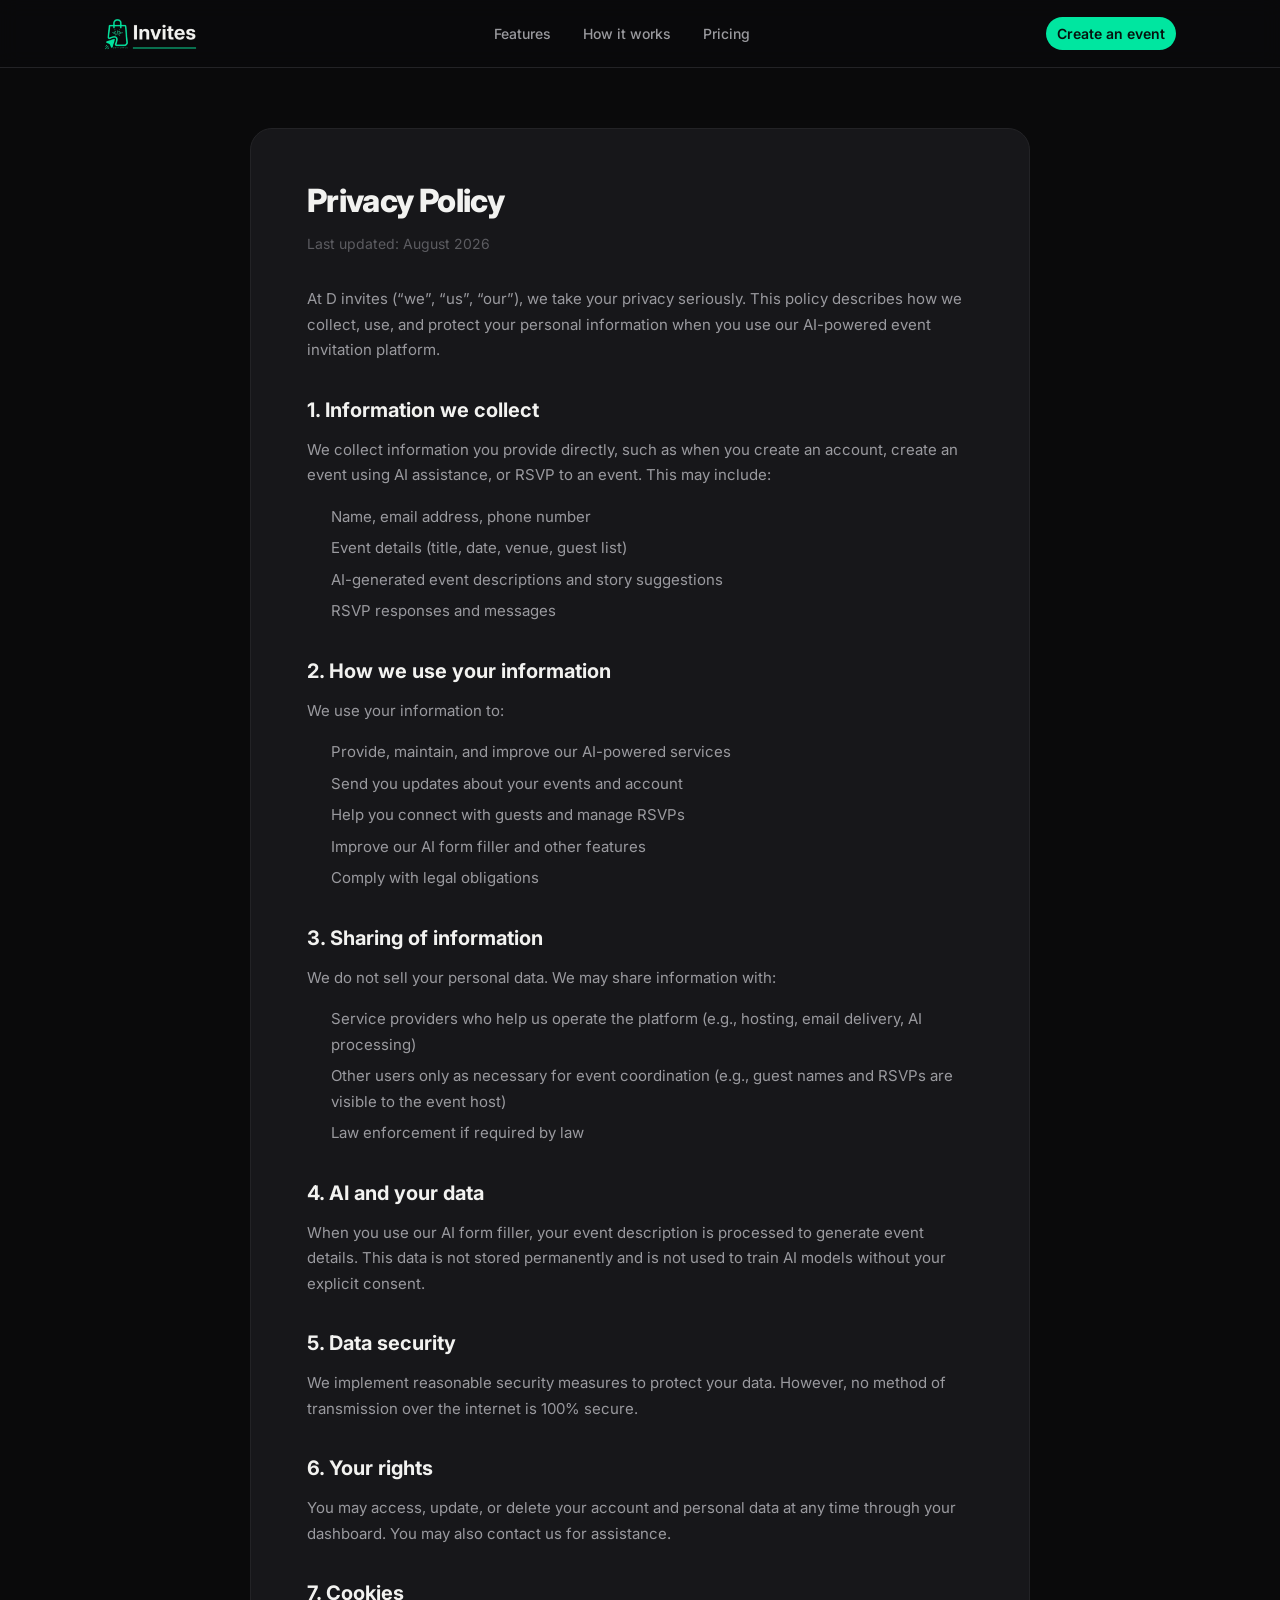
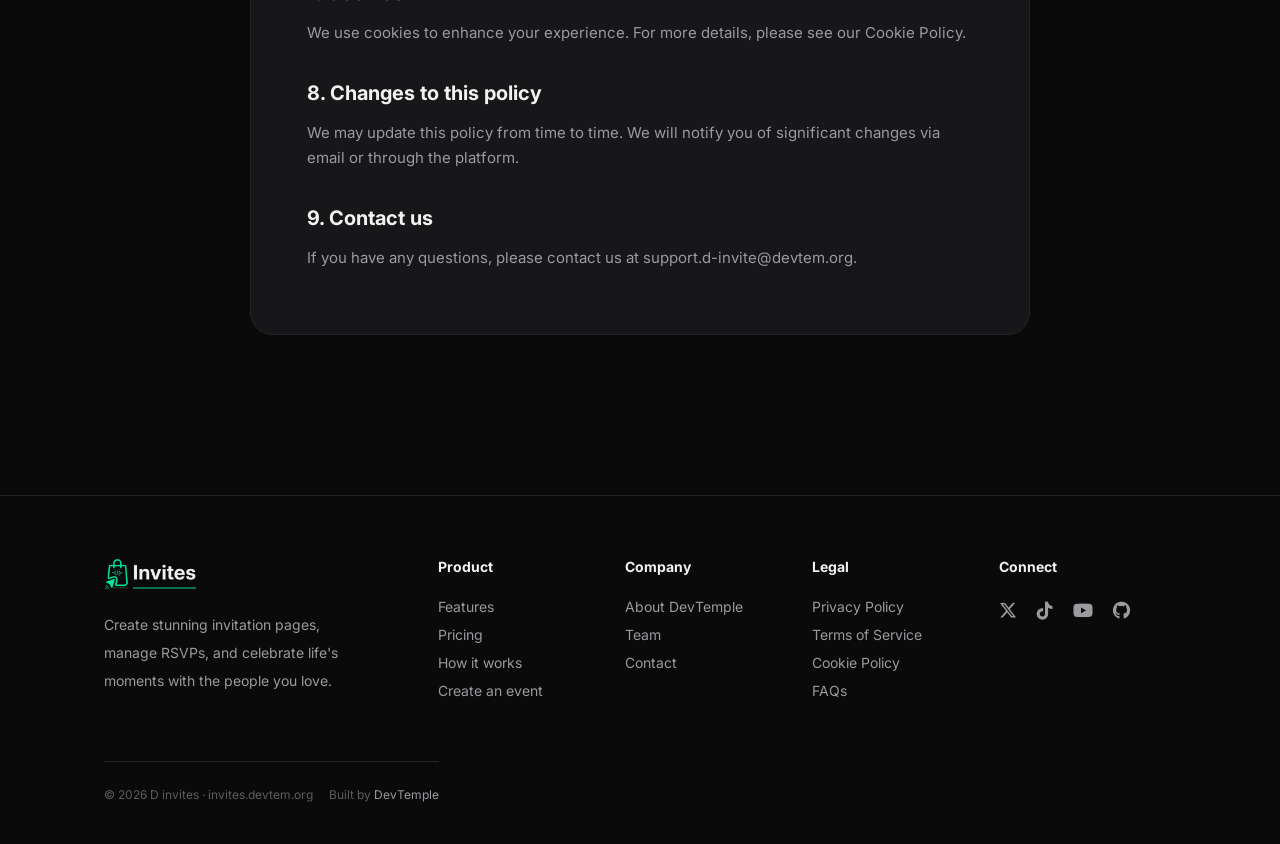
<file: privacy.html>
<!DOCTYPE html>
<html lang="en">
<head>
    <meta charset="UTF-8">
    <meta name="viewport" content="width=device-width, initial-scale=1.0">

    <!-- ============ PRIMARY SEO ============ -->
    <title>Privacy Policy · D Invites – AI-Powered Event Platform</title>
    <meta name="description" content="D invites privacy policy – how we collect, use, and protect your personal data when using our AI-powered event invitation platform. Learn about your rights and our commitments.">
    <meta name="keywords" content="D invites privacy, privacy policy, data protection, GDPR, CCPA, personal data, AI event platform, event platform privacy, DevTemple">
    <meta name="author" content="DevTemple">
    <meta name="robots" content="index, follow">
    <meta name="language" content="English">
    <meta name="revisit-after" content="7 days">

    <!-- ============ OPEN GRAPH ============ -->
    <meta property="og:title" content="Privacy Policy · D Invites – AI Event Platform">
    <meta property="og:description" content="D invites privacy policy – how we collect, use, and protect your personal data on our AI-powered event invitation platform.">
    <meta property="og:type" content="website">
    <meta property="og:url" content="https://invites.devtem.org/privacy">
    <meta property="og:site_name" content="D invites">
    <meta property="og:image" content="https://invites.devtem.org/assets/img/logo.png">
    <meta property="og:image:width" content="1200">
    <meta property="og:image:height" content="630">
    <meta property="og:image:alt" content="D invites – Privacy Policy">
    <meta property="og:locale" content="en_NG">

    <!-- ============ TWITTER CARD ============ -->
    <meta name="twitter:card" content="summary_large_image">
    <meta name="twitter:title" content="Privacy Policy · D Invites – AI Event Platform">
    <meta name="twitter:description" content="D invites privacy policy – how we collect, use, and protect your personal data on our AI-powered event platform.">
    <meta name="twitter:image" content="https://invites.devtem.org/assets/img/logo.png">
    <meta name="twitter:site" content="@DevtempT12979">
    <meta name="twitter:creator" content="@DevtempT12979">

    <!-- ============ CANONICAL ============ -->
    <link rel="canonical" href="https://invites.devtem.org/privacy">

    <!-- ============ FAVICON & THEME ============ -->
    <link rel="icon" type="image/png" href="/assets/img/icon.png">
    <link rel="apple-touch-icon" href="/assets/img/icon.png">
    <meta name="theme-color" content="#00E6A0">
    <meta name="apple-mobile-web-app-capable" content="yes">
    <meta name="apple-mobile-web-app-status-bar-style" content="black-translucent">

    <!-- ============ FONTS & STYLES ============ -->
    <link rel="preconnect" href="https://fonts.googleapis.com">
    <link rel="preconnect" href="https://fonts.gstatic.com" crossorigin>
    <link href="https://fonts.googleapis.com/css2?family=Inter:opsz,wght@14..32,400;14..32,500;14..32,600;14..32,700;14..32,800&display=swap" rel="stylesheet">
    <link rel="stylesheet" href="https://cdnjs.cloudflare.com/ajax/libs/font-awesome/6.5.2/css/all.min.css">
    <link rel="stylesheet" href="assets/css/global.css">

    <!-- ============ JSON‑LD: WebSite ============ -->
    <script type="application/ld+json">
        {
            "@context": "https://schema.org",
            "@type": "WebSite",
            "name": "D invites",
            "url": "https://invites.devtem.org",
            "description": "Create beautiful event invitation pages with AI assistance. Describe your event, let AI fill the form, upload a cover, share a link, and track RSVPs instantly.",
            "potentialAction": {
                "@type": "SearchAction",
                "target": "https://invites.devtem.org/search?q={search_term_string}",
                "query-input": "required name=search_term_string"
            }
        }
    </script>

    <!-- ============ JSON‑LD: Organization ============ -->
    <script type="application/ld+json">
        {
            "@context": "https://schema.org",
            "@type": "Organization",
            "name": "D invites",
            "url": "https://invites.devtem.org",
            "logo": "https://invites.devtem.org/assets/img/logo.png",
            "description": "D invites helps you create stunning event invitation pages with AI, track RSVPs in real time, and manage your guest list – all in one place.",
            "foundingDate": "2026",
            "founder": {
                "@type": "Person",
                "name": "DevTemple Team"
            },
            "sameAs": [
                "https://x.com/DevtempT12979",
                "https://tiktok.com/@devtem.org",
                "https://www.youtube.com/@devtem_org",
                "https://github.com/fscss-ttr"
            ],
            "contactPoint": {
                "@type": "ContactPoint",
                "email": "support.d-invite@devtem.org",
                "contactType": "Customer Support",
                "availableLanguage": ["English"]
            }
        }
    </script>

    <!-- ============ JSON‑LD: BreadcrumbList ============ -->
    <script type="application/ld+json">
        {
            "@context": "https://schema.org",
            "@type": "BreadcrumbList",
            "itemListElement": [
                {
                    "@type": "ListItem",
                    "position": 1,
                    "name": "Home",
                    "item": "https://invites.devtem.org"
                },
                {
                    "@type": "ListItem",
                    "position": 2,
                    "name": "Privacy Policy",
                    "item": "https://invites.devtem.org/privacy"
                }
            ]
        }
    </script>

    <!-- ============ JSON‑LD: WebPage ============ -->
    <script type="application/ld+json">
        {
            "@context": "https://schema.org",
            "@type": "WebPage",
            "name": "Privacy Policy",
            "description": "D invites privacy policy – how we collect, use, and protect your personal data on our AI-powered event platform.",
            "url": "https://invites.devtem.org/privacy"
        }
    </script>

    <style>
        /* ---------- Legal page styles ---------- */
        .legal-section { padding: 60px 0 80px; }
        .legal-card { max-width: 780px; margin: 0 auto; padding: 48px 56px; border-radius: var(--radius-lg); }
        .legal-card h1 { font-size: 32px; font-weight: 800; letter-spacing: -0.02em; margin-bottom: 8px; }
        .legal-card .last-updated { font-size: 14px; color: var(--text-muted); margin-bottom: 32px; }
        .legal-card h2 { font-size: 20px; font-weight: 700; margin: 32px 0 12px; }
        .legal-card p { font-size: 15px; line-height: 1.7; color: var(--text-secondary); margin-bottom: 16px; }
        .legal-card ul { padding-left: 24px; margin-bottom: 16px; }
        .legal-card ul li { font-size: 15px; line-height: 1.7; color: var(--text-secondary); margin-bottom: 6px; }
        @media (max-width: 640px) {
            .legal-card { padding: 28px 20px; }
            .legal-card h1 { font-size: 26px; }
        }
    </style>
</head>
<body>

    <!-- ============ NAV ============ -->
    <header class="site-nav">
        <div class="container">
            <a href="/" class="nav-brand">
                <img src="/assets/img/logo.png" alt="D invites – AI event platform" height="35">
            </a>
            <nav class="nav-links">
                <a href="/#features">Features</a>
                <a href="/#how">How it works</a>
                <a href="/#pricing">Pricing</a>
            </nav>
            <div class="nav-actions">
                <a href="/dashboard" class="btn btn-primary">Create an event</a>
                <button class="nav-menu-btn" id="nav-menu-btn" aria-label="Menu" aria-expanded="false">
                    <i class="fas fa-regular fa-bars"></i>
                </button>
            </div>
        </div>
        <div class="nav-drawer" id="nav-drawer">
            <a href="/#features">Features</a>
            <a href="/#how">How it works</a>
            <a href="/#pricing">Pricing</a>
            <a href="/dashboard">Log in</a>
            <a href="/dashboard">Create an event</a>
        </div>
    </header>

    <!-- ============ CONTENT ============ -->
    <section class="legal-section">
        <div class="container">
            <div class="legal-card card">
                <h1>Privacy Policy</h1>
                <div class="last-updated">Last updated: August 2026</div>

                <p>At D invites (“we”, “us”, “our”), we take your privacy seriously. This policy describes how we collect, use, and protect your personal information when you use our AI-powered event invitation platform.</p>

                <h2>1. Information we collect</h2>
                <p>We collect information you provide directly, such as when you create an account, create an event using AI assistance, or RSVP to an event. This may include:</p>
                <ul>
                    <li>Name, email address, phone number</li>
                    <li>Event details (title, date, venue, guest list)</li>
                    <li>AI-generated event descriptions and story suggestions</li>
                    <li>RSVP responses and messages</li>
                </ul>

                <h2>2. How we use your information</h2>
                <p>We use your information to:</p>
                <ul>
                    <li>Provide, maintain, and improve our AI-powered services</li>
                    <li>Send you updates about your events and account</li>
                    <li>Help you connect with guests and manage RSVPs</li>
                    <li>Improve our AI form filler and other features</li>
                    <li>Comply with legal obligations</li>
                </ul>

                <h2>3. Sharing of information</h2>
                <p>We do not sell your personal data. We may share information with:</p>
                <ul>
                    <li>Service providers who help us operate the platform (e.g., hosting, email delivery, AI processing)</li>
                    <li>Other users only as necessary for event coordination (e.g., guest names and RSVPs are visible to the event host)</li>
                    <li>Law enforcement if required by law</li>
                </ul>

                <h2>4. AI and your data</h2>
                <p>When you use our AI form filler, your event description is processed to generate event details. This data is not stored permanently and is not used to train AI models without your explicit consent.</p>

                <h2>5. Data security</h2>
                <p>We implement reasonable security measures to protect your data. However, no method of transmission over the internet is 100% secure.</p>

                <h2>6. Your rights</h2>
                <p>You may access, update, or delete your account and personal data at any time through your dashboard. You may also contact us for assistance.</p>

                <h2>7. Cookies</h2>
                <p>We use cookies to enhance your experience. For more details, please see our <a href="cookie">Cookie Policy</a>.</p>

                <h2>8. Changes to this policy</h2>
                <p>We may update this policy from time to time. We will notify you of significant changes via email or through the platform.</p>

                <h2>9. Contact us</h2>
                <p>If you have any questions, please contact us at <a href="mailto:support.d-invite@devtem.org">support.d-invite@devtem.org</a>.</p>
            </div>
        </div>
    </section>

    <!-- ============ FOOTER ============ -->
    <footer class="site-footer">
        <!-- Footer -->
    </footer>

    <script src="assets/js/global.js"></script>
</body>
</html>
</file>
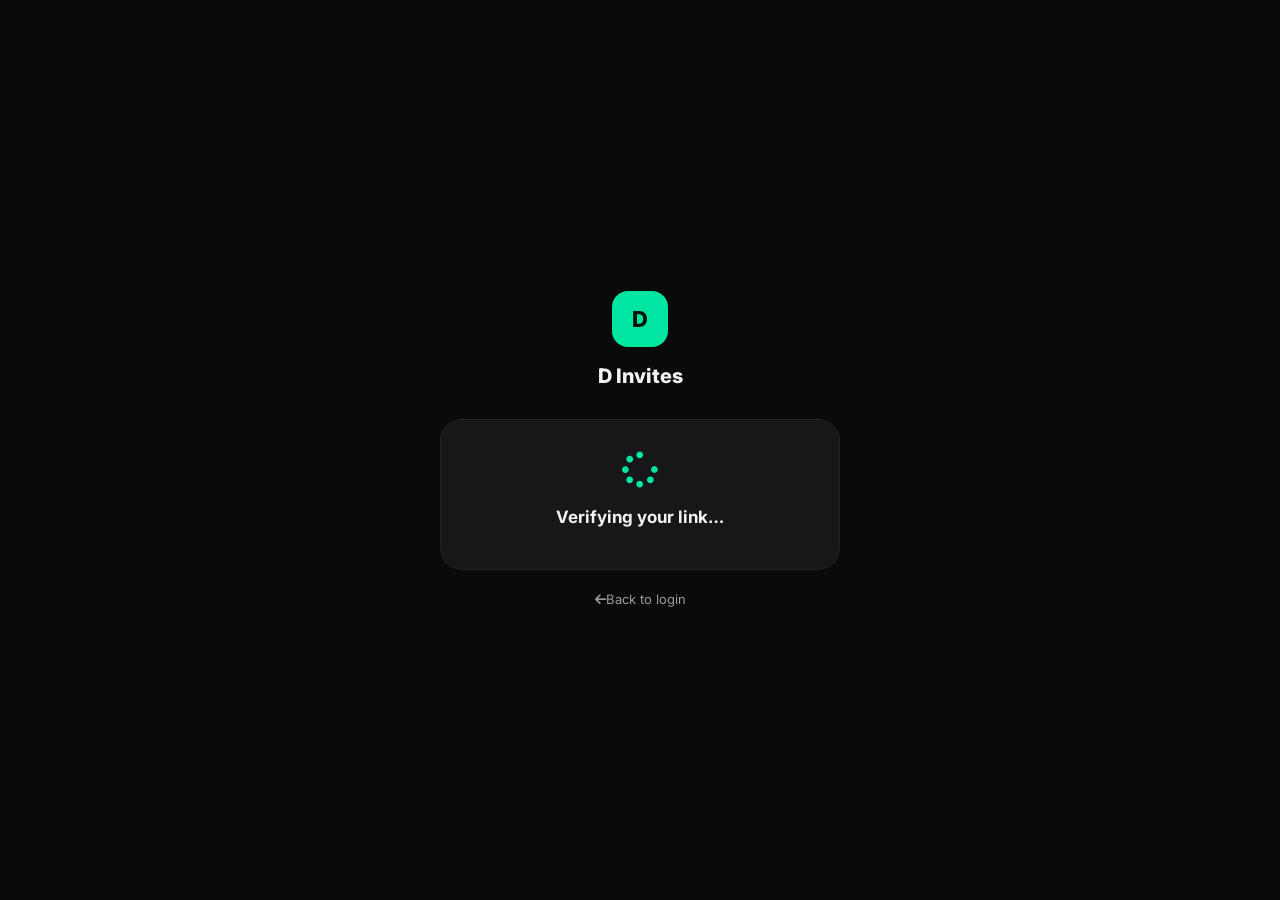
<file: reset-password.html>
<!DOCTYPE html><html lang="en"><head><meta charset="UTF-8"><meta name="viewport" content="width=device-width,initial-scale=1"><title>Set a new password — D Invites</title><link rel="preconnect" href="https://fonts.googleapis.com"><link href="https://fonts.googleapis.com/css2?family=Inter:opsz,wght@14..32,400;14..32,500;14..32,600;14..32,700;14..32,800&display=swap" rel="stylesheet"><link rel="stylesheet" href="https://cdnjs.cloudflare.com/ajax/libs/font-awesome/6.5.2/css/all.min.css"><link rel="stylesheet" href="assets/css/global.css"><style>body{display:flex;align-items:center;justify-content:center;padding:40px 20px;min-height:100vh}.shell{width:100%;max-width:400px}.brand{text-align:center;margin-bottom:28px}.brand-logo{width:56px;height:56px;margin:0 auto 14px;border-radius:16px;background:var(--accent);color:var(--accent-text);display:flex;align-items:center;justify-content:center;font-weight:800;font-size:22px}.brand-name{font-size:20px;font-weight:800}.panel{padding:32px 28px}.panel h2{font-size:17px;font-weight:700;margin-bottom:6px}.panel .sub{font-size:13px;color:var(--text-secondary);margin-bottom:22px}.state{display:none}.state.active{display:block}.icon-hero{text-align:center;margin-bottom:16px}.icon-hero i{font-size:36px;color:var(--accent)}.icon-hero.err i{color:var(--danger)}.back-link{text-align:center;margin-top:20px;font-size:13px}.back-link a{color:var(--text-secondary)}.back-link a:hover{color:var(--text)}</style></head><body><div class="shell"><div class="brand"><div class="brand-logo">D</div><div class="brand-name">D Invites</div></div><div class="card panel"><div class="state active" id="state-checking"><div class="icon-hero"><i class="fa-solid fa-spinner spin"></i></div><h2 style="text-align:center">Verifying your link…</h2></div><div class="state" id="state-form"><h2>Set a new password</h2><p class="sub">Choose something you don't use anywhere else.</p><form id="reset-form" novalidate><div class="field"><label for="new-password">New password</label><div class="input-wrap"><i class="icon-left fa-solid fa-lock"></i><input id="new-password" type="password" placeholder="Min 6 characters" minlength="6" required><i class="icon-right fa-regular fa-eye" data-toggle-password="new-password"></i></div></div><div class="field"><label for="confirm-password">Confirm new password</label><div class="input-wrap"><i class="icon-left fa-solid fa-lock"></i><input id="confirm-password" type="password" placeholder="Re-enter password" minlength="6" required></div></div><button type="submit" class="btn btn-primary btn-block btn-lg" id="reset-submit">Update password</button><div class="status-msg" id="reset-status"></div></form></div><div class="state" id="state-success"><div class="icon-hero"><i class="fa-regular fa-circle-check"></i></div><h2 style="text-align:center">Password updated</h2><p class="sub" style="text-align:center">Taking you to your dashboard…</p></div><div class="state" id="state-error"><div class="icon-hero err"><i class="fa-regular fa-face-frown"></i></div><h2 style="text-align:center">This link isn't valid</h2><p class="sub" style="text-align:center">It may have expired or already been used. Request a new one from the login page.</p></div></div><p class="back-link"><a href="auth"><i class="fa-solid fa-arrow-left"></i>Back to login</a></p></div><script src="assets/js/global.js"></script><script type="module" src="/assets/js/rp.js"></script></body></html>
</file>
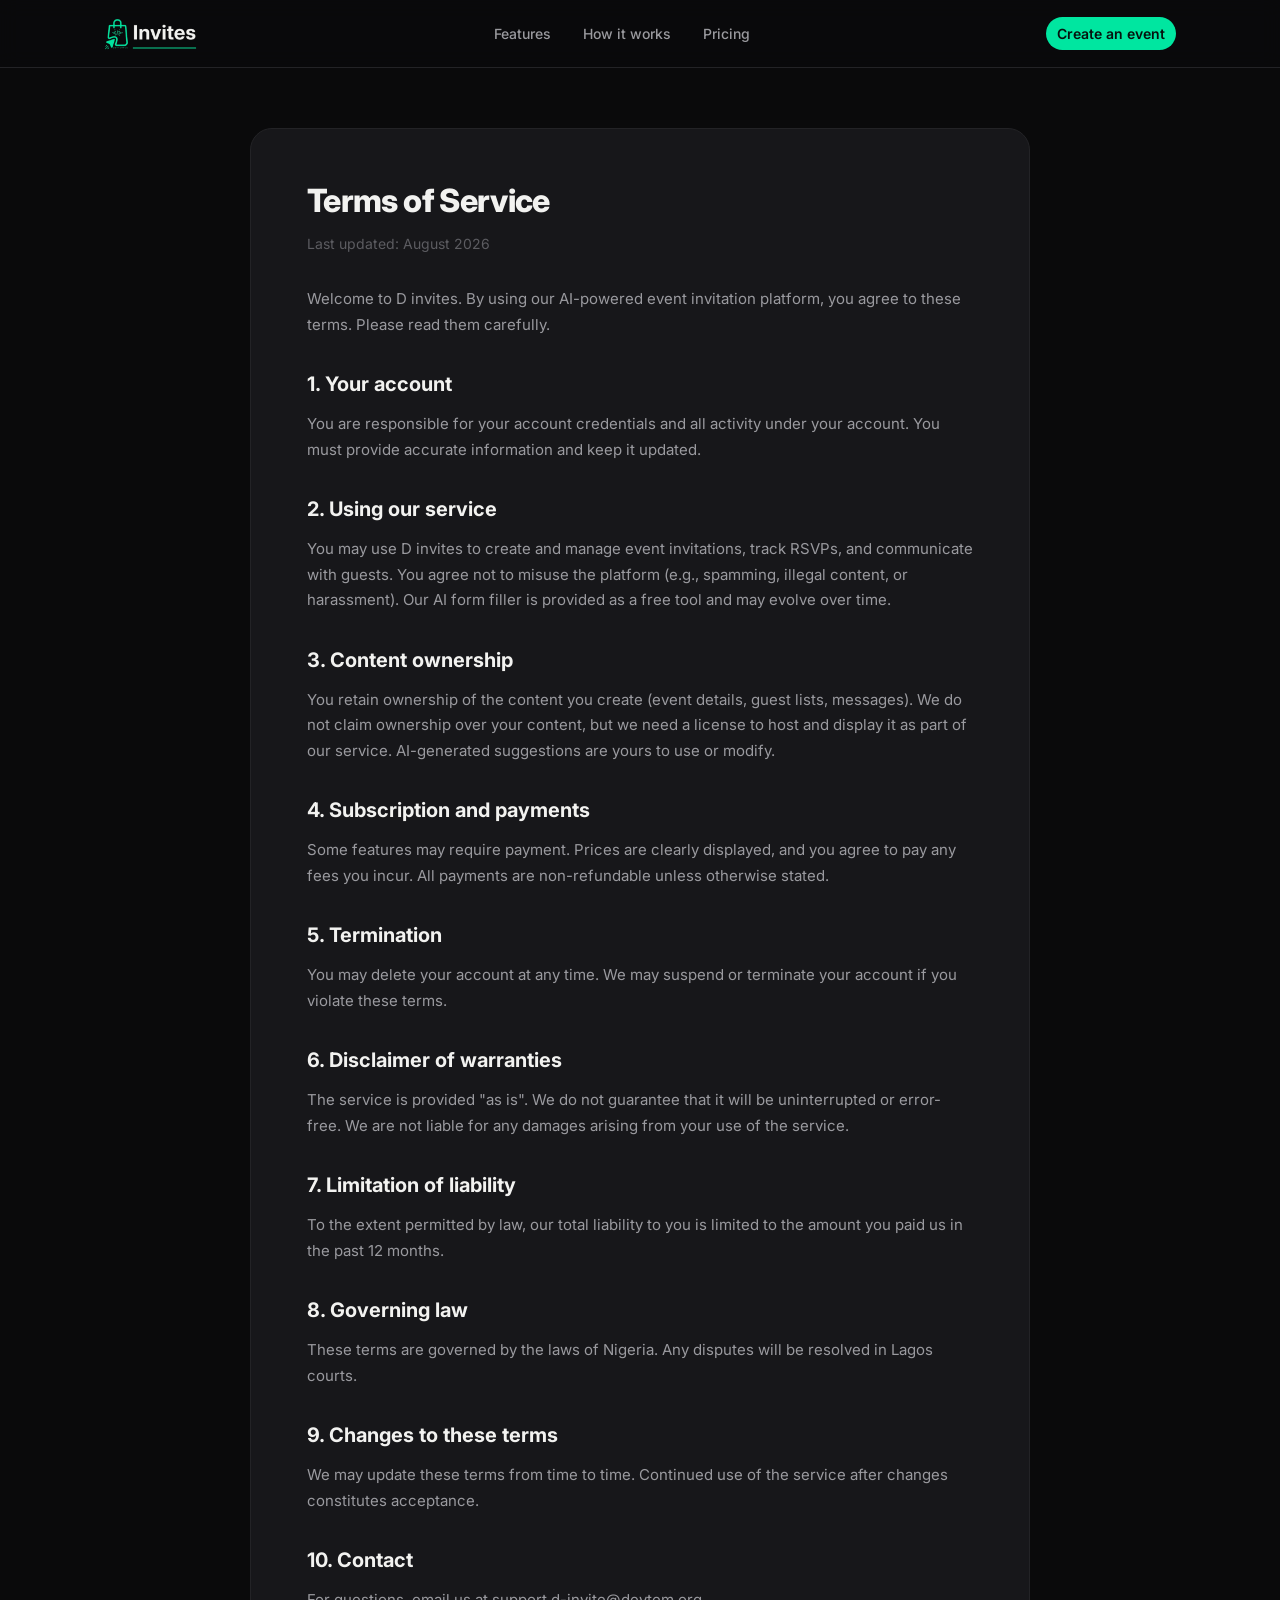
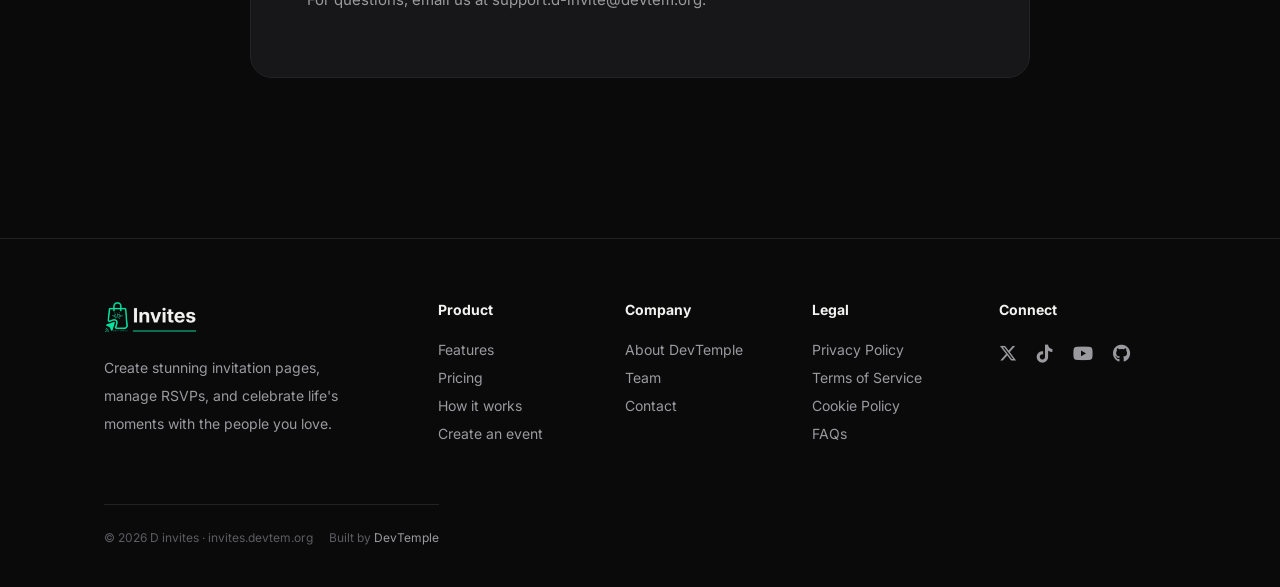
<file: terms.html>
<!DOCTYPE html>
<html lang="en">
<head>
    <meta charset="UTF-8">
    <meta name="viewport" content="width=device-width, initial-scale=1.0">

    <!-- ============ PRIMARY SEO ============ -->
    <title>Terms of Service · D Invites – AI Event Platform</title>
    <meta name="description" content="D invites terms of service – the legal agreement between you and us for our AI-powered event invitation platform. Read about your rights, responsibilities, and our policies.">
    <meta name="keywords" content="D invites terms, terms of service, legal agreement, AI event platform, event platform terms, user agreement, DevTemple">
    <meta name="author" content="DevTemple">
    <meta name="robots" content="index, follow">
    <meta name="language" content="English">
    <meta name="revisit-after" content="7 days">

    <!-- ============ OPEN GRAPH ============ -->
    <meta property="og:title" content="Terms of Service · D Invites – AI Event Platform">
    <meta property="og:description" content="D invites terms of service – the legal agreement between you and us for our AI-powered event invitation platform.">
    <meta property="og:type" content="website">
    <meta property="og:url" content="https://invites.devtem.org/terms">
    <meta property="og:site_name" content="D invites">
    <meta property="og:image" content="https://invites.devtem.org/assets/img/logo.png">
    <meta property="og:image:width" content="1200">
    <meta property="og:image:height" content="630">
    <meta property="og:image:alt" content="D invites – Terms of Service">
    <meta property="og:locale" content="en_NG">

    <!-- ============ TWITTER CARD ============ -->
    <meta name="twitter:card" content="summary_large_image">
    <meta name="twitter:title" content="Terms of Service · D Invites – AI Event Platform">
    <meta name="twitter:description" content="D invites terms of service – the legal agreement between you and us for our AI-powered event platform.">
    <meta name="twitter:image" content="https://invites.devtem.org/assets/img/logo.png">
    <meta name="twitter:site" content="@DevtempT12979">
    <meta name="twitter:creator" content="@DevtempT12979">

    <!-- ============ CANONICAL ============ -->
    <link rel="canonical" href="https://invites.devtem.org/terms">

    <!-- ============ FAVICON & THEME ============ -->
    <link rel="icon" type="image/png" href="/assets/img/icon.png">
    <link rel="apple-touch-icon" href="/assets/img/icon.png">
    <meta name="theme-color" content="#00E6A0">
    <meta name="apple-mobile-web-app-capable" content="yes">
    <meta name="apple-mobile-web-app-status-bar-style" content="black-translucent">

    <!-- ============ FONTS & STYLES ============ -->
    <link rel="preconnect" href="https://fonts.googleapis.com">
    <link rel="preconnect" href="https://fonts.gstatic.com" crossorigin>
    <link href="https://fonts.googleapis.com/css2?family=Inter:opsz,wght@14..32,400;14..32,500;14..32,600;14..32,700;14..32,800&display=swap" rel="stylesheet">
    <link rel="stylesheet" href="https://cdnjs.cloudflare.com/ajax/libs/font-awesome/6.5.2/css/all.min.css">
    <link rel="stylesheet" href="assets/css/global.css">

    <!-- ============ JSON‑LD: WebSite ============ -->
    <script type="application/ld+json">
        {
            "@context": "https://schema.org",
            "@type": "WebSite",
            "name": "D invites",
            "url": "https://invites.devtem.org",
            "description": "Create beautiful event invitation pages with AI assistance. Describe your event, let AI fill the form, upload a cover, share a link, and track RSVPs instantly.",
            "potentialAction": {
                "@type": "SearchAction",
                "target": "https://invites.devtem.org/search?q={search_term_string}",
                "query-input": "required name=search_term_string"
            }
        }
    </script>

    <!-- ============ JSON‑LD: Organization ============ -->
    <script type="application/ld+json">
        {
            "@context": "https://schema.org",
            "@type": "Organization",
            "name": "D invites",
            "url": "https://invites.devtem.org",
            "logo": "https://invites.devtem.org/assets/img/logo.png",
            "description": "D invites helps you create stunning event invitation pages with AI, track RSVPs in real time, and manage your guest list – all in one place.",
            "foundingDate": "2026",
            "founder": {
                "@type": "Person",
                "name": "DevTemple Team"
            },
            "sameAs": [
                "https://x.com/DevtempT12979",
                "https://tiktok.com/@devtem.org",
                "https://www.youtube.com/@devtem_org",
                "https://github.com/fscss-ttr"
            ],
            "contactPoint": {
                "@type": "ContactPoint",
                "email": "support.d-invite@devtem.org",
                "contactType": "Customer Support",
                "availableLanguage": ["English"]
            }
        }
    </script>

    <!-- ============ JSON‑LD: BreadcrumbList ============ -->
    <script type="application/ld+json">
        {
            "@context": "https://schema.org",
            "@type": "BreadcrumbList",
            "itemListElement": [
                {
                    "@type": "ListItem",
                    "position": 1,
                    "name": "Home",
                    "item": "https://invites.devtem.org"
                },
                {
                    "@type": "ListItem",
                    "position": 2,
                    "name": "Terms of Service",
                    "item": "https://invites.devtem.org/terms"
                }
            ]
        }
    </script>

    <!-- ============ JSON‑LD: WebPage ============ -->
    <script type="application/ld+json">
        {
            "@context": "https://schema.org",
            "@type": "WebPage",
            "name": "Terms of Service",
            "description": "D invites terms of service – the legal agreement between you and us for our AI-powered event platform.",
            "url": "https://invites.devtem.org/terms"
        }
    </script>

    <style>
        .legal-section { padding: 60px 0 80px; }
        .legal-card { max-width: 780px; margin: 0 auto; padding: 48px 56px; border-radius: var(--radius-lg); }
        .legal-card h1 { font-size: 32px; font-weight: 800; letter-spacing: -0.02em; margin-bottom: 8px; }
        .legal-card .last-updated { font-size: 14px; color: var(--text-muted); margin-bottom: 32px; }
        .legal-card h2 { font-size: 20px; font-weight: 700; margin: 32px 0 12px; }
        .legal-card p { font-size: 15px; line-height: 1.7; color: var(--text-secondary); margin-bottom: 16px; }
        .legal-card ul { padding-left: 24px; margin-bottom: 16px; }
        .legal-card ul li { font-size: 15px; line-height: 1.7; color: var(--text-secondary); margin-bottom: 6px; }
        @media (max-width: 640px) {
            .legal-card { padding: 28px 20px; }
            .legal-card h1 { font-size: 26px; }
        }
    </style>
</head>
<body>

    <!-- ============ NAV ============ -->
    <header class="site-nav">
        <div class="container">
            <a href="/" class="nav-brand">
                <img src="/assets/img/logo.png" alt="D invites – AI event platform" height="35">
            </a>
            <nav class="nav-links">
                <a href="/#features">Features</a>
                <a href="/#how">How it works</a>
                <a href="/#pricing">Pricing</a>
            </nav>
            <div class="nav-actions">
                <a href="/dashboard" class="btn btn-primary">Create an event</a>
                <button class="nav-menu-btn" id="nav-menu-btn" aria-label="Menu" aria-expanded="false">
                    <i class="fas fa-regular fa-bars"></i>
                </button>
            </div>
        </div>
        <div class="nav-drawer" id="nav-drawer">
            <a href="/#features">Features</a>
            <a href="/#how">How it works</a>
            <a href="/#pricing">Pricing</a>
            <a href="/dashboard">Log in</a>
            <a href="/dashboard">Create an event</a>
        </div>
    </header>

    <!-- ============ CONTENT ============ -->
    <section class="legal-section">
        <div class="container">
            <div class="legal-card card">
                <h1>Terms of Service</h1>
                <div class="last-updated">Last updated: August 2026</div>

                <p>Welcome to D invites. By using our AI-powered event invitation platform, you agree to these terms. Please read them carefully.</p>

                <h2>1. Your account</h2>
                <p>You are responsible for your account credentials and all activity under your account. You must provide accurate information and keep it updated.</p>

                <h2>2. Using our service</h2>
                <p>You may use D invites to create and manage event invitations, track RSVPs, and communicate with guests. You agree not to misuse the platform (e.g., spamming, illegal content, or harassment). Our AI form filler is provided as a free tool and may evolve over time.</p>

                <h2>3. Content ownership</h2>
                <p>You retain ownership of the content you create (event details, guest lists, messages). We do not claim ownership over your content, but we need a license to host and display it as part of our service. AI-generated suggestions are yours to use or modify.</p>

                <h2>4. Subscription and payments</h2>
                <p>Some features may require payment. Prices are clearly displayed, and you agree to pay any fees you incur. All payments are non-refundable unless otherwise stated.</p>

                <h2>5. Termination</h2>
                <p>You may delete your account at any time. We may suspend or terminate your account if you violate these terms.</p>

                <h2>6. Disclaimer of warranties</h2>
                <p>The service is provided "as is". We do not guarantee that it will be uninterrupted or error-free. We are not liable for any damages arising from your use of the service.</p>

                <h2>7. Limitation of liability</h2>
                <p>To the extent permitted by law, our total liability to you is limited to the amount you paid us in the past 12 months.</p>

                <h2>8. Governing law</h2>
                <p>These terms are governed by the laws of Nigeria. Any disputes will be resolved in Lagos courts.</p>

                <h2>9. Changes to these terms</h2>
                <p>We may update these terms from time to time. Continued use of the service after changes constitutes acceptance.</p>

                <h2>10. Contact</h2>
                <p>For questions, email us at <a href="mailto:support.d-invite@devtem.org">support.d-invite@devtem.org</a>.</p>
            </div>
        </div>
    </section>

    <!-- ============ FOOTER ============ -->
    <footer class="site-footer">
        <!-- Footer -->
    </footer>

    <script src="assets/js/global.js"></script>
</body>
</html>
</file>
<file: assets/css/global.css>
:root{--bg:#0A0A0B;--bg-elevated:#131315;--bg-card:#17171A;--bg-card-hover:#1C1C20;--border:#232326;--border-hover:#2E2E33;--text:#F2F2F0;--text-secondary:#9A9A9F;--text-muted:#5C5C61;--accent:#00E6A0;--accent-hover:#33EDB3;--accent-soft:rgba(0, 230, 160, .12);--accent-text:#06120E;--danger:#FF6B6B;--danger-soft:rgba(255, 107, 107, .12);--warn:#E8B54B;--radius-sm:8px;--radius-md:14px;--radius-lg:22px;--radius-pill:999px;--font-sans:'Inter',-apple-system,BlinkMacSystemFont,sans-serif;--nav-h:68px;--container:1120px}*,::after,::before{box-sizing:border-box;margin:0;padding:0}html{scroll-behavior:smooth}body{font-family:var(--font-sans);background:var(--bg);color:var(--text);line-height:1.5;-webkit-font-smoothing:antialiased;min-height:100vh}img,svg{display:block;max-width:100%}a{color:inherit;text-decoration:none}button{font-family:inherit;cursor:pointer}ul{list-style:none}@media (prefers-reduced-motion:reduce){*{animation-duration:0s!important;transition-duration:0s!important}}::selection{background:var(--accent-soft);color:var(--accent)}.container{max-width:var(--container);margin:0 auto;padding:0 24px}.hidden{display:none!important}.text-muted{color:var(--text-muted)}.text-secondary{color:var(--text-secondary)}.site-nav{position:sticky;top:0;z-index:100;height:var(--nav-h);display:flex;align-items:center;background:rgba(10,10,11,.82);backdrop-filter:blur(10px);border-bottom:1px solid var(--border);width:100%}.site-nav .container{width:100%;display:flex;flex-direction:row;align-items:center;justify-content:space-between}.nav-brand{display:flex;align-items:center;gap:10px;font-weight:700;font-size:16px;justify-content:flex-end}.nav-brand-mark{width:30px;height:30px;border-radius:8px;background:var(--accent);color:var(--accent-text);display:flex;align-items:center;justify-content:center;font-weight:800;font-size:14px}.nav-brand .app-name{display:inline-flex;font-size:1.4em;margin-left:-10px;flex-direction:column;justify-content:flex-end;height:35px;border-bottom:1px solid var(--accent);margin-bottom:3px}.nav-links{display:flex;align-items:center;gap:32px}.nav-links a{font-size:14px;font-weight:500;color:var(--text-secondary);transition:color .15s}.nav-links a:hover{color:var(--text)}.nav-actions{display:flex;align-items:center;gap:12px}.nav-menu-btn{display:none;background:0 0;border:none;color:var(--text);font-size:20px;padding:6px}.nav-drawer{position:fixed;inset:var(--nav-h) 0 0 0;z-index:99;background:var(--bg);display:flex;flex-direction:column;gap:4px;padding:20px 24px;transform:translateY(-8px);opacity:0;pointer-events:none;transition:opacity .18s ease,transform .18s ease;height:100vh}.nav-drawer.open{opacity:1;transform:translateY(0);pointer-events:auto;background:var(--bg)}.nav-drawer a{padding:14px 4px;font-size:16px;font-weight:500;color:var(--text);border-bottom:1px solid var(--border)}@media (max-width:860px){.nav-links{display:none}.nav-menu-btn{display:block}}.btn{display:inline-flex;align-items:center;justify-content:center;gap:8px;padding:11px 20px;border-radius:var(--radius-pill);font-size:14px;font-weight:600;border:1px solid transparent;transition:background .15s,border-color .15s,transform .1s,color .15s;white-space:nowrap}.nav-actions .btn{padding:5px 10px!important}.btn:active{transform:scale(.97)}.btn:disabled{opacity:.55;cursor:default;transform:none}.btn-primary{background:var(--accent);color:var(--accent-text)}.btn-primary:hover{background:var(--accent-hover)}.btn-ghost{background:0 0;color:var(--text);border-color:var(--border)}.btn-ghost:hover{border-color:var(--border-hover);background:var(--bg-card)}.btn-text{background:0 0;color:var(--text-secondary);padding:8px 4px}.btn-text:hover{color:var(--text)}.btn-block{width:100%}.btn-lg{padding:14px 26px;font-size:15px}.card{background:var(--bg-card);border:1px solid var(--border);border-radius:var(--radius-lg)}.badge{display:inline-flex;align-items:center;gap:6px;font-size:12px;font-weight:500;color:var(--text-secondary);background:var(--bg-elevated);border:1px solid var(--border);padding:5px 12px;border-radius:var(--radius-pill)}.badge i{font-size:10px;color:var(--accent)}.badge-accent{color:var(--accent);background:var(--accent-soft);border-color:transparent}.field{margin-bottom:16px}.field label{display:block;font-size:12px;font-weight:600;letter-spacing:.02em;color:var(--text-secondary);margin-bottom:7px}.input-wrap{position:relative}.input-wrap i.icon-left{position:absolute;left:15px;top:50%;transform:translateY(-50%);color:var(--text-muted);font-size:14px;pointer-events:none}.input-wrap i.icon-right{position:absolute;right:15px;top:50%;transform:translateY(-50%);color:var(--text-muted);font-size:14px;cursor:pointer}.input-wrap i.icon-right:hover{color:var(--text)}input,select,textarea{width:100%;font-family:inherit;font-size:14px;color:var(--text);background:var(--bg-elevated);border:1.5px solid var(--border);border-radius:var(--radius-sm);padding:12px 14px;transition:border-color .15s,background .15s}.input-wrap input{padding-left:40px}input::placeholder,textarea::placeholder{color:var(--text-muted)}input:focus,select:focus,textarea:focus{outline:0;border-color:var(--accent);box-shadow:0 0 0 3px var(--accent-soft);background:var(--bg-card)}.toggle{position:relative;display:inline-block;width:42px;height:24px;flex-shrink:0}.toggle input{opacity:0;width:0;height:0;position:absolute}.toggle .track{position:absolute;inset:0;background:var(--bg-elevated);border:1px solid var(--border);border-radius:var(--radius-pill);transition:background .15s,border-color .15s;cursor:pointer}.toggle .track::before{content:'';position:absolute;width:16px;height:16px;left:3px;top:2px;background:var(--text-secondary);border-radius:50%;transition:transform .18s ease,background .18s ease}.toggle input:checked+.track{background:var(--accent-soft);border-color:var(--accent)}.toggle input:checked+.track::before{transform:translateX(18px);background:var(--accent)}.tabs{display:grid;gap:4px;background:var(--bg-elevated);border-radius:var(--radius-md);padding:4px}.tab{padding:10px 14px;border:none;border-radius:10px;background:0 0;font-size:13.5px;font-weight:600;color:var(--text-secondary);display:flex;align-items:center;justify-content:center;gap:8px;transition:background .15s,color .15s}.tab.active{background:var(--bg-card);color:var(--text)}.tab:hover:not(.active){color:var(--text)}.status-msg{text-align:center;font-size:13px;padding:10px 12px;border-radius:var(--radius-sm);margin-top:14px;min-height:0}.status-msg:empty{display:none}.status-msg.ok{color:var(--accent);background:var(--accent-soft)}.status-msg.err{color:var(--danger);background:var(--danger-soft)}.status-msg.info{color:var(--text-secondary);background:var(--bg-elevated)}.site-footer{border-top:1px solid var(--border);padding:48px 0 32px;margin-top:80px}.site-footer .container{display:flex;justify-content:space-between;align-items:center;flex-wrap:wrap;gap:16px}.site-footer .foot-links{display:flex;gap:24px}.site-footer .foot-links a{font-size:13px;color:var(--text-secondary)}.site-footer .foot-links a:hover{color:var(--text)}.site-footer .foot-meta{font-size:12px;color:var(--text-muted)}.site-footer{padding:60px 0 40px;margin-top:80px}.footer-grid{display:grid;grid-template-columns:2fr 1fr 1fr 1fr 1fr;gap:40px;margin-bottom:40px}.footer-col h4{font-size:14px;font-weight:700;margin-bottom:16px;color:var(--text)}.footer-col a,.footer-col p{font-size:14px;color:var(--text-secondary);line-height:2;display:block}.footer-col a:hover{color:var(--text)}.footer-brand-tagline{font-size:14px;color:var(--text-secondary);max-width:260px;line-height:1.6;margin-top:8px}.footer-social a{display:inline-block;margin-right:16px;font-size:18px;color:var(--text-secondary);transition:color .15s}.footer-social a:hover{color:var(--text)}.footer-bottom{border-top:1px solid var(--border);padding-top:24px;display:flex;justify-content:space-between;align-items:center;flex-wrap:wrap;gap:16px}.footer-bottom .foot-meta a{color:var(--text-secondary);text-decoration:none}.footer-bottom .foot-meta a:hover{color:var(--text)}@media (max-width:860px){.footer-grid{grid-template-columns:1fr 1fr;gap:24px}.site-footer{margin-top:40px}}@media (max-width:480px){.footer-grid{grid-template-columns:1fr;gap:32px}.footer-bottom{flex-direction:column;text-align:center}}.divider{display:flex;align-items:center;gap:14px;margin:22px 0}.divider::after,.divider::before{content:'';flex:1;height:1px;background:var(--border)}.divider span{font-size:11px;font-weight:600;letter-spacing:.06em;text-transform:uppercase;color:var(--text-muted)}.spin{animation:spin .8s linear infinite}@keyframes spin{to{transform:rotate(360deg)}}.toast-container{position:fixed;bottom:24px;left:50%;transform:translateX(-50%);z-index:500;display:flex;flex-direction:column;gap:10px;align-items:center;width:100%;max-width:400px;padding:0 16px;pointer-events:none}.toast{display:flex;align-items:center;gap:10px;width:100%;background:var(--bg-card);border:1px solid var(--border);color:var(--text);padding:13px 16px;border-radius:var(--radius-md);font-size:13.5px;line-height:1.4;box-shadow:0 10px 28px rgba(0,0,0,.4);opacity:0;transform:translateY(12px);transition:opacity .2s ease,transform .2s ease;pointer-events:auto}.toast.show{opacity:1;transform:translateY(0)}.toast i{font-size:15px;flex-shrink:0}.toast span{flex:1}.toast-ok{border-color:rgba(0,230,160,.4)}.toast-ok i{color:var(--accent)}.toast-err{border-color:rgba(255,107,107,.4)}.toast-err i{color:var(--danger)}.toast-warn{border-color:rgba(232,181,75,.4)}.toast-warn i{color:var(--warn)}.toast-info i{color:var(--text-secondary)}.modal-overlay{position:fixed;inset:0;background:rgba(0,0,0,.6);display:none;align-items:center;justify-content:center;z-index:400;padding:20px}.modal-overlay.open{display:flex}.modal{width:100%;max-width:420px;padding:26px}.confirm-modal h3{font-size:16px;font-weight:700;margin-bottom:10px}.confirm-modal p{font-size:13.5px;color:var(--text-secondary);line-height:1.6;margin-bottom:22px}.confirm-actions{display:flex;gap:10px}.confirm-actions .btn{flex:1}.confirm-actions .btn-danger{background:var(--danger);color:#fff}.confirm-actions .btn-danger:hover{background:#ff8080}
</file>
